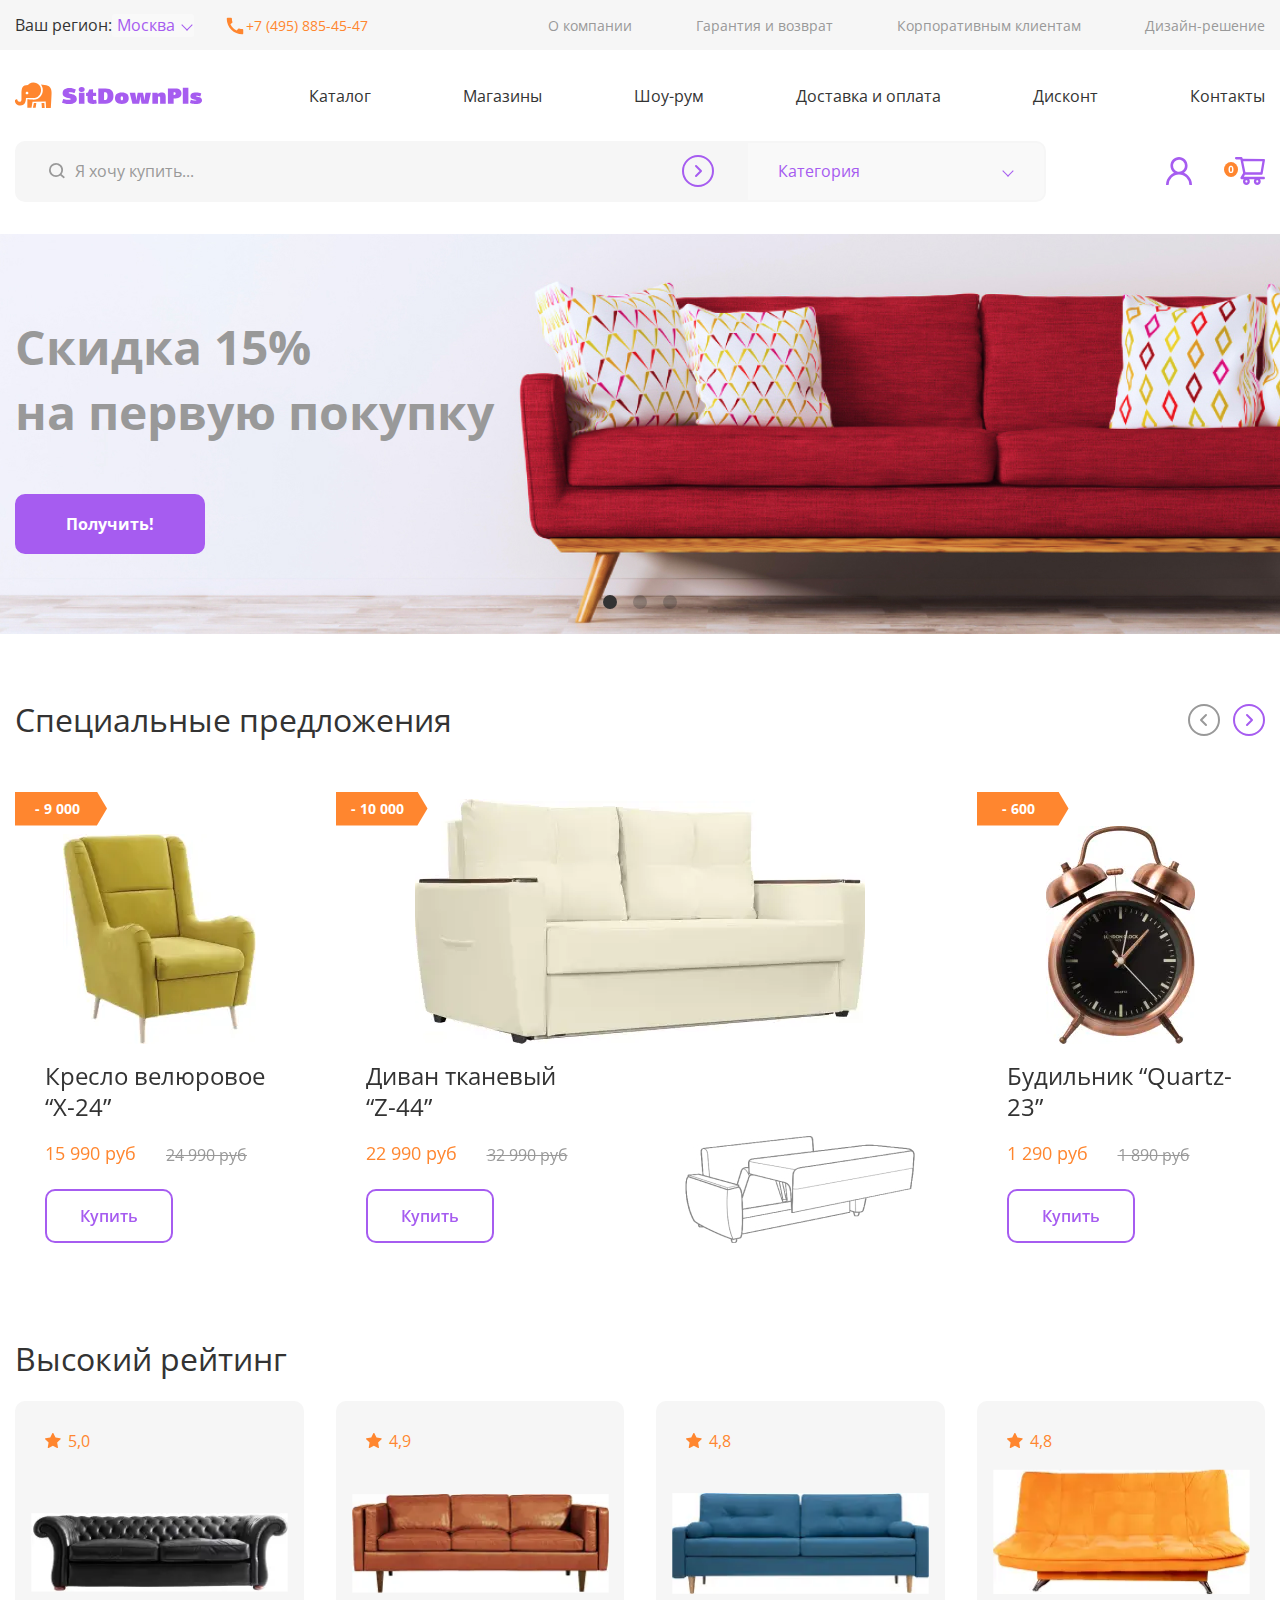
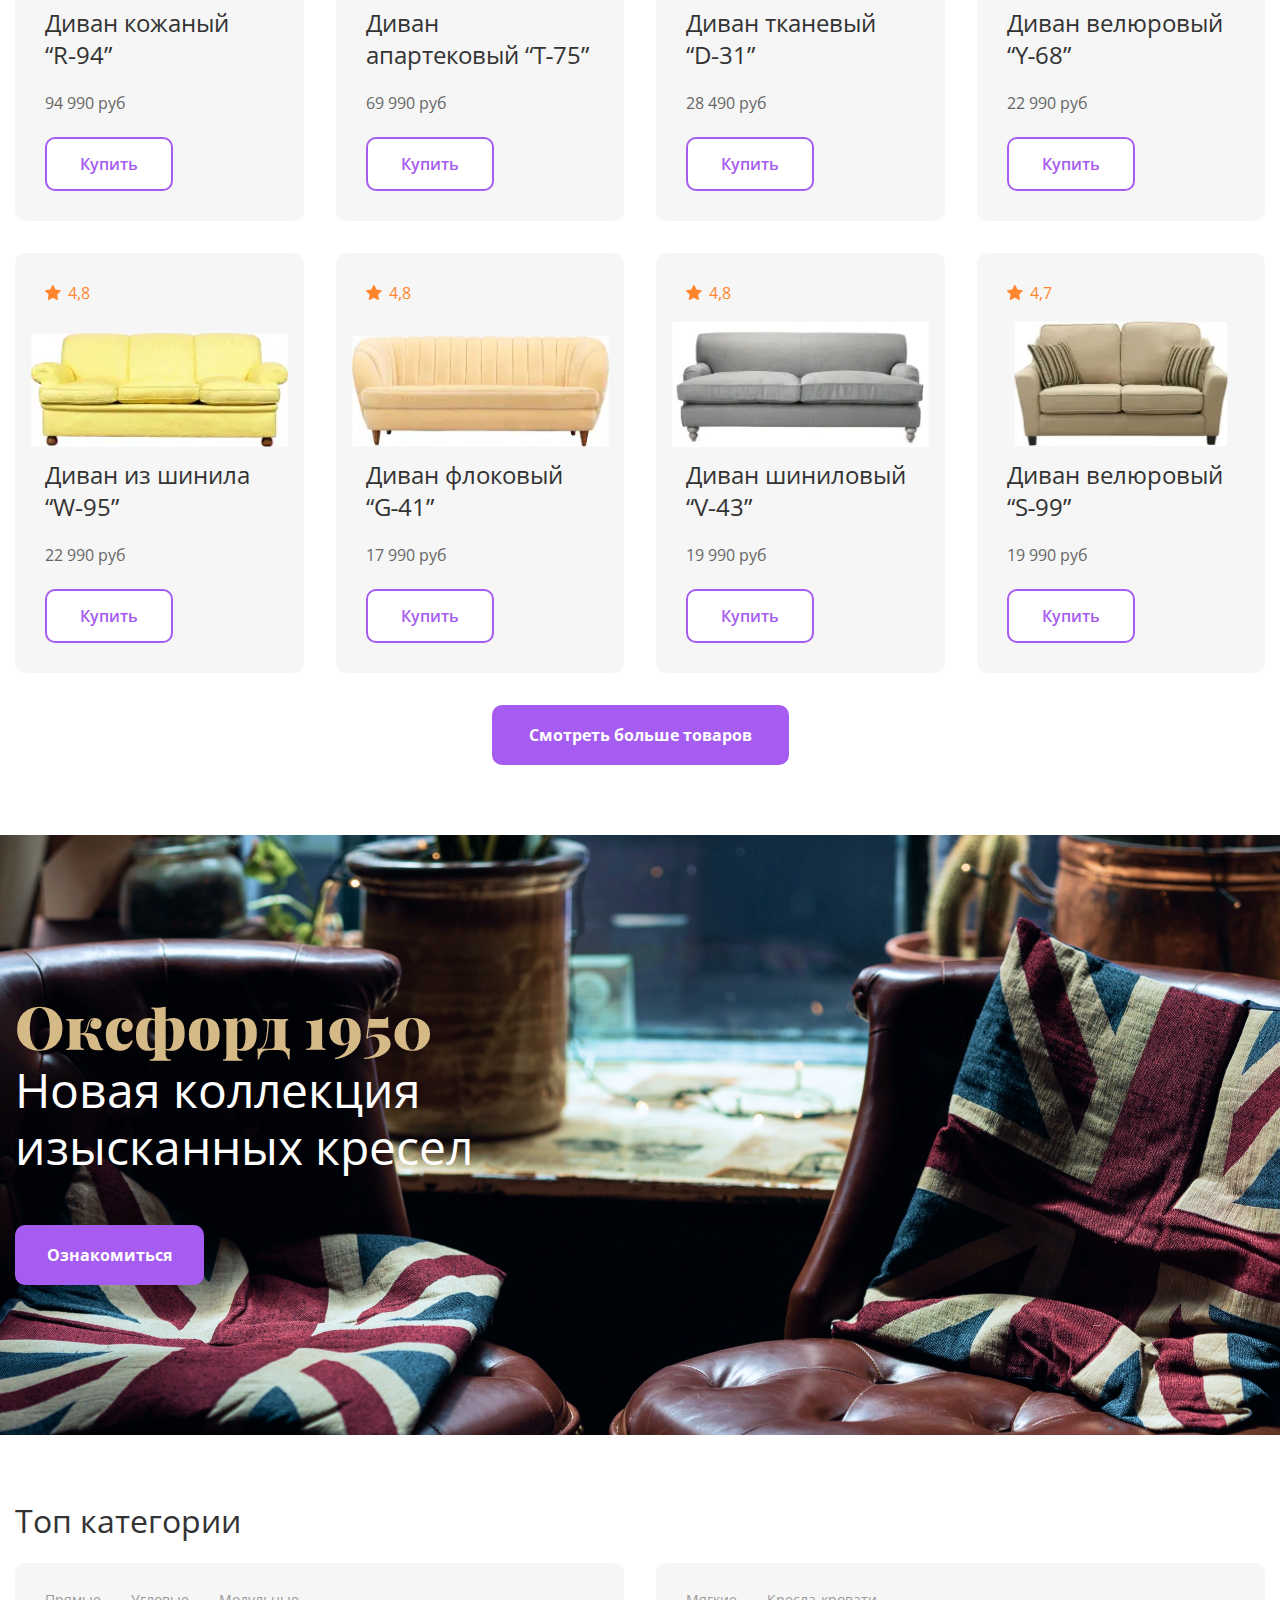
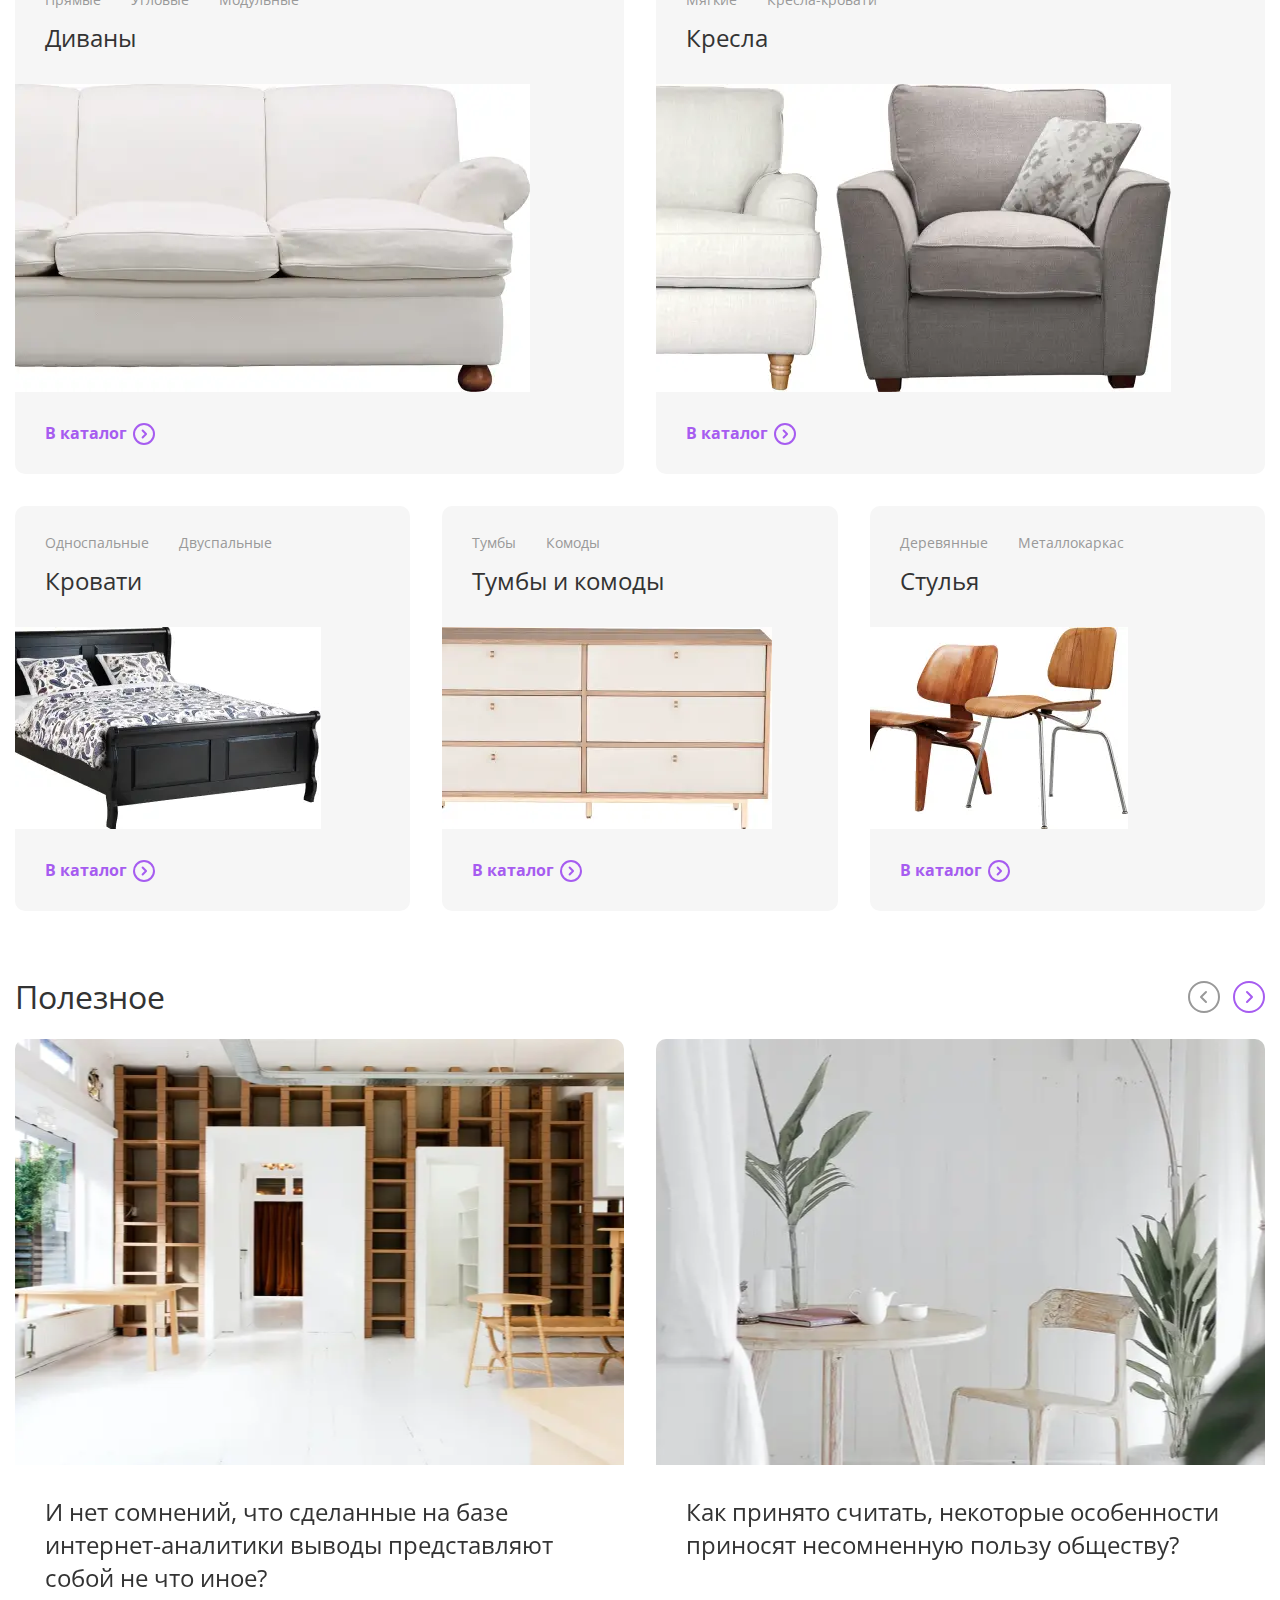
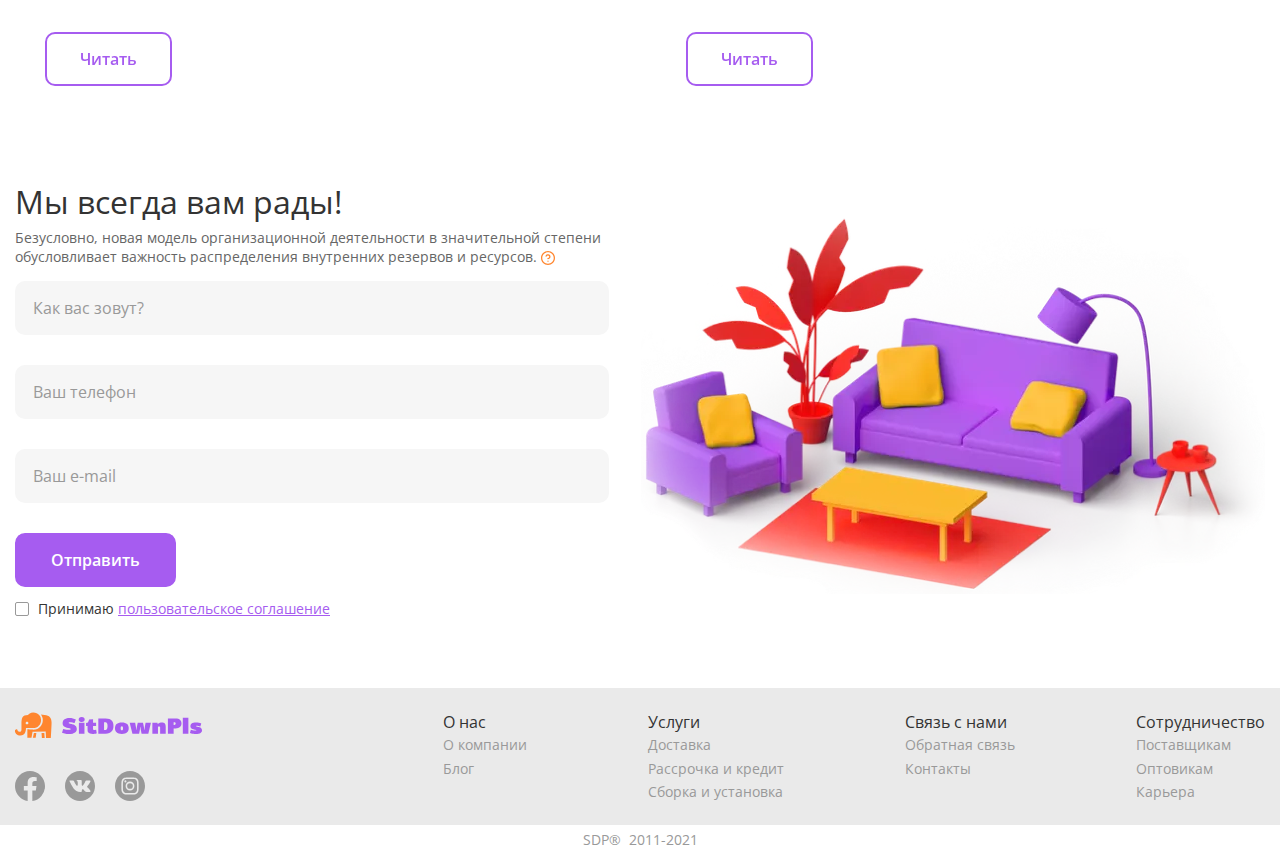
<file: index.html>
<!DOCTYPE html>
<html lang="ru" class="page">

<head>
  <meta charset="UTF-8">
  <meta name="viewport" content="width=device-width, initial-scale=1.0">
  <link rel="icon" href="favicon.svg" type="image/svg+xml">
  <meta http-equiv="X-UA-Compatible" content="ie=edge">
  <meta name="theme-color" content="#111111">
  <title>SitDownPls</title>
  <link rel="preload" href="fonts/OpenSansRegular.woff2" as="font" type="font/woff2" crossorigin>
  <link rel="preload" href="fonts/OpenSansSemiBold.woff2" as="font" type="font/woff2" crossorigin>
  <link rel="preload" href="fonts/OpenSansBold.woff2" as="font" type="font/woff2" crossorigin>
  <link rel="preload" href="fonts/PlayfairDisplayBlack.woff2" as="font" type="font/woff2" crossorigin>
  <link rel="stylesheet" href="css/vendor.css">
  <link rel="stylesheet" href="css/main.css">
  <script defer src="js/main.js"></script>
</head>

<body class="page__body">
  <div class="site-container">
    <header class="header">
  <div class="header__container">
    <div class="container">
      <div class="header__top">
        <div class="header__top-left">
          <a href="#" class="header__link header__link--three"><img loading="lazy" src="img/logo.svg"
              class="header__logo" width="187" height="27" alt="Логотип"></a>
          <div class="header__top-select">
            <label class="header__label" for="header-top-select">Ваш регион:</label>
            <select name="Регион" class="header__top-choices" id="header-top-select">
              <option value="Москва">Москва</option>
              <option value="Казань">Казань</option>
              <option value="Уфа">Уфа</option>
              <option value="Пермь">Пермь</option>
            </select>
          </div>
          <a href="tel:+74958854547" class="header__phone">
            <svg class="">
              <use xlink:href="img/sprite.svg#call"></use>
            </svg>
            <span class="header__number">+7 (495) 885-45-47</span>
          </a>
        </div>
        <div class="header__top-right">
          <ul class="list-reset header__submeny">
            <li class="header__sub-item"><a href="#" class="header__sub-link">О компании<span></span></a></li>
            <li class="header__sub-item"><a href="#" class="header__sub-link">Гарантия и возврат<span></span></a></li>
            <li class="header__sub-item"><a href="#" class="header__sub-link">Корпоративным клиентам<span></span></a>
            </li>
            <li class="header__sub-item"><a href="#" class="header__sub-link">Дизайн-решение<span></span></a></li>
          </ul>
          <div class="header__small-menu">
            <button class="burger" aria-label="Открыть меню" aria-expanded="false" data-burger>
              <span class="burger__line"></span>
            </button>
            <a href="#" class="header__link header__link--two"><img loading="lazy" src="img/logo.svg"
                class="header__logo" width="187" height="27" alt="Логотип"></a>
            <div class="header__lk header__lk--top">
              <button class="btn-reset header__user">
                <svg>
                  <use xlink:href="img/sprite.svg#user"></use>
                </svg>
              </button>
              <button class="btn-reset header__shopping-cart">
                <svg width="41" height="28" viewBox="0 0 41 28" fill="none" xmlns="http://www.w3.org/2000/svg">
                  <g clip-path="url(#clip0_664_1458)">
                    <path class="path-2"
                      d="M39.8162 19.8503H19.902L20.9019 17.7365L37.5154 17.7052C38.0772 17.7052 38.5588 17.2887 38.6591 16.7125L40.9599 3.34598C41.0201 2.99541 40.9298 2.63444 40.7091 2.36023C40.6 2.22528 40.4639 2.11658 40.3103 2.04166C40.1567 1.96674 39.9892 1.9274 39.8195 1.92637L18.6848 1.85348L18.5042 0.971861C18.3905 0.40957 17.9022 0 17.3471 0H12.1805C11.8674 0 11.5671 0.129087 11.3458 0.358864C11.1244 0.588641 11 0.900285 11 1.22524C11 1.55019 11.1244 1.86184 11.3458 2.09161C11.5671 2.32139 11.8674 2.45048 12.1805 2.45048H16.3907L17.1799 6.34486L19.1228 16.1086L16.6214 20.3466C16.4915 20.5286 16.4133 20.7446 16.3956 20.9704C16.3778 21.1961 16.4213 21.4225 16.5211 21.6239C16.7218 22.0369 17.1264 22.2973 17.5745 22.2973H19.6746C19.2269 22.9145 18.9851 23.6662 18.9857 24.4388C18.9857 26.4034 20.524 28 22.4168 28C24.3096 28 25.8478 26.4034 25.8478 24.4388C25.8478 23.6648 25.6004 22.9116 25.159 22.2973H30.5463C30.0986 22.9145 29.8568 23.6662 29.8574 24.4388C29.8574 26.4034 31.3957 28 33.2885 28C35.1812 28 36.7195 26.4034 36.7195 24.4388C36.7195 23.6648 36.4721 22.9116 36.0307 22.2973H39.8195C40.4683 22.2973 41 21.7489 41 21.072C40.9981 20.7474 40.8725 20.4368 40.6507 20.2079C40.4289 19.979 40.1289 19.8504 39.8162 19.8503ZM19.1763 4.26925L38.4317 4.33519L36.5456 15.2964L21.4202 15.3242L19.1763 4.26925ZM22.4168 25.5356C21.8349 25.5356 21.36 25.0428 21.36 24.4388C21.36 23.8349 21.8349 23.342 22.4168 23.342C22.9987 23.342 23.4735 23.8349 23.4735 24.4388C23.4735 24.7297 23.3622 25.0087 23.164 25.2144C22.9658 25.4201 22.6971 25.5356 22.4168 25.5356ZM33.2885 25.5356C32.7066 25.5356 32.2317 25.0428 32.2317 24.4388C32.2317 23.8349 32.7066 23.342 33.2885 23.342C33.8704 23.342 34.3452 23.8349 34.3452 24.4388C34.3452 24.7297 34.2339 25.0087 34.0357 25.2144C33.8375 25.4201 33.5687 25.5356 33.2885 25.5356Z"
                      fill="#A65CF0" />
                    <ellipse cx="7" cy="12.5" rx="7" ry="7.5" fill="#FF862F" />
                    <path
                      d="M9.49023 12.4307C9.49023 13.0068 9.44466 13.5212 9.35352 13.9736C9.26562 14.4261 9.1224 14.8102 8.92383 15.126C8.72852 15.4417 8.47135 15.6826 8.15234 15.8486C7.83333 16.0146 7.44596 16.0977 6.99023 16.0977C6.41732 16.0977 5.94694 15.9528 5.5791 15.6631C5.21126 15.3701 4.93945 14.9502 4.76367 14.4033C4.58789 13.8532 4.5 13.1956 4.5 12.4307C4.5 11.6592 4.57975 11 4.73926 10.4531C4.90202 9.90299 5.16569 9.48145 5.53027 9.18848C5.89486 8.89551 6.38151 8.74902 6.99023 8.74902C7.5599 8.74902 8.02865 8.89551 8.39648 9.18848C8.76758 9.47819 9.04264 9.89811 9.22168 10.4482C9.40072 10.9951 9.49023 11.6559 9.49023 12.4307ZM5.99902 12.4307C5.99902 12.9743 6.02832 13.4284 6.08691 13.793C6.14876 14.1543 6.2513 14.4261 6.39453 14.6084C6.53776 14.7907 6.73633 14.8818 6.99023 14.8818C7.24089 14.8818 7.43783 14.7923 7.58105 14.6133C7.72754 14.431 7.83171 14.1592 7.89355 13.7979C7.9554 13.4333 7.98633 12.9775 7.98633 12.4307C7.98633 11.887 7.9554 11.4329 7.89355 11.0684C7.83171 10.7038 7.72754 10.4303 7.58105 10.248C7.43783 10.0625 7.24089 9.96973 6.99023 9.96973C6.73633 9.96973 6.53776 10.0625 6.39453 10.248C6.2513 10.4303 6.14876 10.7038 6.08691 11.0684C6.02832 11.4329 5.99902 11.887 5.99902 12.4307Z"
                      fill="white" />
                  </g>
                  <defs>
                    <clipPath id="clip0_664_1458">
                      <rect width="41" height="28" fill="white" />
                    </clipPath>
                  </defs>
                </svg>
              </button>
            </div>
          </div>
        </div>
      </div>
    </div>
  </div>
  <div class="container">
    <div class="header__middle">
      <a href="index.html" class="header__link"><img loading="lazy" src="img/logo.svg" class="header__logo" width="187"
          height="27" alt="Логотип"></a>
      <nav class="nav" title="Меню" data-menu>
        <ul class="list-reset nav__list">
          <li class="nav__item"><a href="catalog.html" class="nav__link">Каталог<span></span></a></li>
          <li class="nav__item"><a href="#" class="nav__link">Магазины<span></span></a></li>
          <li class="nav__item"><a href="#" class="nav__link">Шоу-рум<span></span></a></li>
          <li class="nav__item"><a href="#" class="nav__link">Доставка и оплата<span></span></a></li>
          <li class="nav__item"><a href="#" class="nav__link">Дисконт<span></span></a></li>
          <li class="nav__item"><a href="#" class="nav__link">Контакты<span></span></a></li>
        </ul>
        <ul class="list-reset header__submeny header__submeny--two">
          <li class="header__sub-item"><a href="#" class="header__sub-link">О компании<span></span></a></li>
          <li class="header__sub-item"><a href="#" class="header__sub-link">Гарантия и возврат<span></span></a></li>
          <li class="header__sub-item"><a href="#" class="header__sub-link">Корпоративным клиентам<span></span></a>
          </li>
          <li class="header__sub-item"><a href="#" class="header__sub-link">Дизайн-решение<span></span></a></li>
        </ul>
      </nav>
    </div>
  </div>
  <div class="container">
    <div class="header__bottom">
      <div class="header__search">
        <div class="search-wrapper">
          <input class="search" type="search" placeholder="Я хочу купить...">
          <svg class="" width="20" height="20">
            <use xlink:href="img/sprite.svg#search"></use>
          </svg>
          <button class="btn-reset search__btn">
            <svg width="32" height="32" viewBox="0 0 32 32" fill="none" xmlns="http://www.w3.org/2000/svg">
              <g clip-path="url(#clip0_52773_756)">
                <circle cx="16" cy="16" r="15" stroke="#A65CF0" stroke-width="2" fill="transparent" />
                <path d="M14 11L19 16L14 21" stroke="#A65CF0" stroke-width="2" stroke-linecap="round"
                  stroke-linejoin="round" />
              </g>
              <defs>
                <clipPath id="clip0_52773_756">
                  <rect width="32" height="32" fill="white" />
                </clipPath>
              </defs>
            </svg>
          </button>
        </div>
        <div class="header__select">
          <select name="Категории" class="header__bottom-choices" id="header-select">
            <option value="">Категория</option>
            <option value="Диваны">Диваны</option>
            <option value="Кресла">Кресла</option>
            <option value="Пуфы">Пуфы</option>
            <option value="Кровати">Кровати</option>
            <option value="Тумбы">Тумбы</option>
            <option value="Комоды">Комоды</option>
            <option value="Стулья">Стулья</option>
            <option value="Столы">Столы</option>
            <option value="Аксессуары">Аксессуары</option>
          </select>
        </div>
      </div>
      <div class="header__lk header__lk--bottom">
        <button class="btn-reset header__user">
          <svg class="">
            <use xlink:href="img/sprite.svg#user"></use>
          </svg>
        </button>
        <button class="btn-reset header__shopping-cart">
          <svg width="41" height="28" viewBox="0 0 41 28" fill="none" xmlns="http://www.w3.org/2000/svg">
            <g clip-path="url(#clip0_664_1458)">
              <path class="path-2"
                d="M39.8162 19.8503H19.902L20.9019 17.7365L37.5154 17.7052C38.0772 17.7052 38.5588 17.2887 38.6591 16.7125L40.9599 3.34598C41.0201 2.99541 40.9298 2.63444 40.7091 2.36023C40.6 2.22528 40.4639 2.11658 40.3103 2.04166C40.1567 1.96674 39.9892 1.9274 39.8195 1.92637L18.6848 1.85348L18.5042 0.971861C18.3905 0.40957 17.9022 0 17.3471 0H12.1805C11.8674 0 11.5671 0.129087 11.3458 0.358864C11.1244 0.588641 11 0.900285 11 1.22524C11 1.55019 11.1244 1.86184 11.3458 2.09161C11.5671 2.32139 11.8674 2.45048 12.1805 2.45048H16.3907L17.1799 6.34486L19.1228 16.1086L16.6214 20.3466C16.4915 20.5286 16.4133 20.7446 16.3956 20.9704C16.3778 21.1961 16.4213 21.4225 16.5211 21.6239C16.7218 22.0369 17.1264 22.2973 17.5745 22.2973H19.6746C19.2269 22.9145 18.9851 23.6662 18.9857 24.4388C18.9857 26.4034 20.524 28 22.4168 28C24.3096 28 25.8478 26.4034 25.8478 24.4388C25.8478 23.6648 25.6004 22.9116 25.159 22.2973H30.5463C30.0986 22.9145 29.8568 23.6662 29.8574 24.4388C29.8574 26.4034 31.3957 28 33.2885 28C35.1812 28 36.7195 26.4034 36.7195 24.4388C36.7195 23.6648 36.4721 22.9116 36.0307 22.2973H39.8195C40.4683 22.2973 41 21.7489 41 21.072C40.9981 20.7474 40.8725 20.4368 40.6507 20.2079C40.4289 19.979 40.1289 19.8504 39.8162 19.8503ZM19.1763 4.26925L38.4317 4.33519L36.5456 15.2964L21.4202 15.3242L19.1763 4.26925ZM22.4168 25.5356C21.8349 25.5356 21.36 25.0428 21.36 24.4388C21.36 23.8349 21.8349 23.342 22.4168 23.342C22.9987 23.342 23.4735 23.8349 23.4735 24.4388C23.4735 24.7297 23.3622 25.0087 23.164 25.2144C22.9658 25.4201 22.6971 25.5356 22.4168 25.5356ZM33.2885 25.5356C32.7066 25.5356 32.2317 25.0428 32.2317 24.4388C32.2317 23.8349 32.7066 23.342 33.2885 23.342C33.8704 23.342 34.3452 23.8349 34.3452 24.4388C34.3452 24.7297 34.2339 25.0087 34.0357 25.2144C33.8375 25.4201 33.5687 25.5356 33.2885 25.5356Z"
                fill="#A65CF0" />
              <ellipse cx="7" cy="12.5" rx="7" ry="7.5" fill="#FF862F" />
              <path
                d="M9.49023 12.4307C9.49023 13.0068 9.44466 13.5212 9.35352 13.9736C9.26562 14.4261 9.1224 14.8102 8.92383 15.126C8.72852 15.4417 8.47135 15.6826 8.15234 15.8486C7.83333 16.0146 7.44596 16.0977 6.99023 16.0977C6.41732 16.0977 5.94694 15.9528 5.5791 15.6631C5.21126 15.3701 4.93945 14.9502 4.76367 14.4033C4.58789 13.8532 4.5 13.1956 4.5 12.4307C4.5 11.6592 4.57975 11 4.73926 10.4531C4.90202 9.90299 5.16569 9.48145 5.53027 9.18848C5.89486 8.89551 6.38151 8.74902 6.99023 8.74902C7.5599 8.74902 8.02865 8.89551 8.39648 9.18848C8.76758 9.47819 9.04264 9.89811 9.22168 10.4482C9.40072 10.9951 9.49023 11.6559 9.49023 12.4307ZM5.99902 12.4307C5.99902 12.9743 6.02832 13.4284 6.08691 13.793C6.14876 14.1543 6.2513 14.4261 6.39453 14.6084C6.53776 14.7907 6.73633 14.8818 6.99023 14.8818C7.24089 14.8818 7.43783 14.7923 7.58105 14.6133C7.72754 14.431 7.83171 14.1592 7.89355 13.7979C7.9554 13.4333 7.98633 12.9775 7.98633 12.4307C7.98633 11.887 7.9554 11.4329 7.89355 11.0684C7.83171 10.7038 7.72754 10.4303 7.58105 10.248C7.43783 10.0625 7.24089 9.96973 6.99023 9.96973C6.73633 9.96973 6.53776 10.0625 6.39453 10.248C6.2513 10.4303 6.14876 10.7038 6.08691 11.0684C6.02832 11.4329 5.99902 11.887 5.99902 12.4307Z"
                fill="white" />
            </g>
            <defs>
              <clipPath id="clip0_664_1458">
                <rect width="41" height="28" fill="white" />
              </clipPath>
            </defs>
          </svg>
        </button>
      </div>
    </div>
  </div>
</header>
    <main class="main">
      <div class="slider-container">
  <div class="swiper slider section-offset">
    <div class="swiper-wrapper">
      <div class="swiper-slide">
        <div class="slider__content slider--1">
          <div class="container slider__container">
            <h2 class="slider__title">Скидка 15% на первую покупку</h2>
            <button class="btn-reset btn slider__btn">Получить!</button>
          </div>
        </div>
      </div>
      <div class="swiper-slide">
        <div class="slider__content slider--2">
          <div class="container slider__container">
            <h2 class="slider__title">1000+ аксессуаров для дома</h2>
            <button class="btn-reset btn slider__btn">Подробнее</button>
          </div>
        </div>
      </div>
      <div class="swiper-slide">
        <div class="slider__content slider--3">
          <div class="container slider__container">
            <h2 class="slider__title slider__title--light">Коллекция стильного и яркого текстиля</h2>
            <button class="btn-reset btn slider__btn">Подробнее</button>
          </div>
        </div>
      </div>
    </div>
    <div class="swiper-pagination"></div>
  </div>
  <div class="container">
    <button class="btn-reset btn slider-btn">Получить!</button>
  </div>
</div>
      <section class="section-offset offers">
  <div class="container">
    <div class="swiper swiper-offers">
      <h2 class="section-title offers__title">Специальные предложения</h2>
      <div class="swiper-wrapper">
        <div class="swiper-slide offers__slide">
          <article class="offers__item">
            <button class="btn-reset btn btn--light offers__btn">Купить</button>
            <div class="offers__price">
              <div class="offers__price--sell">15 990 руб</div>
              <div class="offers__price--orig">24 990 руб</div>
            </div>
            <h3 class="offers__subtitle">Кресло велюровое “X-24”</h3>
            <picture>
              <source srcset="img/x-24.webp" type="image/webp">
              <img loading="lazy" src="img/x-24.jpg" class="image offers__image" width="193" height="210"
                alt="Кресло велюровое “X-24”">
            </picture>
            <div class="offers__ribbon">- 9 000</div>
          </article>
        </div>
        <div class="swiper-slide offers__slide">
          <article class="offers__item">
            <div class="offers__content offers__content--bg1">
              <div class="offers__left-content">
                <button class="btn-reset btn btn--light offers__btn">Купить</button>
                <div class="offers__price">
                  <div class="offers__price--sell">22 990 руб</div>
                  <div class="offers__price--orig">32 990 руб</div>
                </div>
                <h3 class="offers__subtitle">Диван тканевый “Z-44”</h3>
              </div>
            </div>
            <picture>
              <source srcset="img/z-44.webp" type="image/webp">
              <img loading="lazy" src="img/z-44.jpg" class="image offers__image" width="450" height="245"
                alt="Диван тканевый “Z-44”">
            </picture>
            <div class="offers__ribbon">- 10 000</div>
          </article>
        </div>
        <div class="swiper-slide offers__slide">
          <article class="offers__item">
            <button class="btn-reset btn btn--light offers__btn">Купить</button>
            <div class="offers__price">
              <div class="offers__price--sell">1 290 руб</div>
              <div class="offers__price--orig">1 890 руб</div>
            </div>
            <h3 class="offers__subtitle">Будильник “Quartz-23”</h3>
            <picture>
              <source srcset="img/quartz-23.webp" type="image/webp">
              <img loading="lazy" src="img/quartz-23.jpg" class="image offers__image" width="149" height="218"
                alt="Будильник “Quartz-23”">
            </picture>
            <div class="offers__ribbon">- 600</div>
          </article>
        </div>
        <div class="swiper-slide offers__slide">
          <article class="offers__item">
            <button class="btn-reset btn btn--light offers__btn">Купить</button>
            <div class="offers__price">
              <div class="offers__price--sell">690 руб</div>
              <div class="offers__price--orig">990 руб</div>
            </div>
            <h3 class="offers__subtitle">Мини-скульптура “Oh my deer”</h3>
            <picture>
              <source srcset="img/dear.webp" type="image/webp">
              <img loading="lazy" src="img/dear.jpg" class="image offers__image" width="117" height="210"
                alt="Мини-скульптура “Oh my deer”">
            </picture>
            <div class="offers__ribbon">- 300</div>
          </article>
        </div>
        <div class="swiper-slide offers__slide">
          <article class="offers__item">
            <div class="offers__content offers__content--bg2">
              <div class="offers__left-content">
                <button class="btn-reset btn btn--light offers__btn">Купить</button>
                <div class="offers__price">
                  <div class="offers__price--sell">22 990 руб</div>
                  <div class="offers__price--orig">32 990 руб</div>
                </div>
                <h3 class="offers__subtitle">Диван вел-флок “Z-85”</h3>
              </div>
            </div>
            <picture>
              <source srcset="img/z-85.webp" type="image/webp">
              <img loading="lazy" src="img/z-85.jpg" class="image offers__image" width="463" height="223"
                alt="Диван вел-флок “Z-85”">
            </picture>
            <div class="offers__ribbon">- 10 000</div>
          </article>
        </div>
        <div class="swiper-slide offers__slide">
          <article class="offers__item">
            <button class="btn-reset btn btn--light offers__btn">Купить</button>
            <div class="offers__price">
              <div class="offers__price--sell">1 390 руб</div>
              <div class="offers__price--orig">2 090 руб</div>
            </div>
            <h3 class="offers__subtitle">Термометр + гидрометр “H-18”</h3>
            <picture>
              <source srcset="img/h-18.webp" type="image/webp">
              <img loading="lazy" src="img/h-18.jpg" class="image offers__image" width="183" height="218"
                alt="Термометр + гидрометр “H-18”">
            </picture>
            <div class="offers__ribbon">- 700</div>
          </article>
        </div>
      </div>
      <div class="swiper-button-prev">
        <svg width="32" height="32" viewBox="0 0 32 32" fill="none" xmlns="http://www.w3.org/2000/svg">
          <g clip-path="url(#clip0_663_1759)">
            <path d="M18 11L13 16L18 21" stroke="#A65CF0" stroke-width="2" stroke-linecap="round"
              stroke-linejoin="round" />
            <circle cx="16" cy="16" r="15" transform="matrix(-1 0 0 1 32 0)" stroke="#A65CF0" stroke-width="2" />
          </g>
          <defs>
            <clipPath id="clip0_663_1759">
              <rect width="32" height="32" fill="white" transform="matrix(-1 0 0 1 32 0)" />
            </clipPath>
          </defs>
        </svg>
      </div>
      <div class="swiper-button-next">
        <svg width="32" height="32" viewBox="0 0 32 32" fill="none" xmlns="http://www.w3.org/2000/svg">
          <g clip-path="url(#clip0_663_1756)">
            <path d="M14 11L19 16L14 21" stroke="#A65CF0" stroke-width="2" stroke-linecap="round"
              stroke-linejoin="round" />
            <circle cx="16" cy="16" r="15" stroke="#A65CF0" stroke-width="2" />
          </g>
          <defs>
            <clipPath id="clip0_663_1756">
              <rect width="32" height="32" fill="white" />
            </clipPath>
          </defs>
        </svg>
      </div>
    </div>
  </div>
</section>
      <section class="section-offset raiting">
  <div class="container">
    <h2 class="section-title raiting__title">Высокий рейтинг</h2>
    <ul class="list-reset raiting__list">
      <li class="raiting__item">
        <article class="card">
          <button class="btn-reset btn btn--light card__btn">Купить</button>
          <div class="card__price">94 990 руб</div>
          <h3 class="card__title">Диван кожаный “R‑94”</h3>
          <picture>
            <source srcset="img/r-94.webp" type="image/webp">
            <img loading="lazy" src="img/r-94.jpg" class="image" width="266" height="82" alt="Диван кожаный “R-94”">
          </picture>
          <div class="card__raiting">5,0</div>
        </article>
      </li>
      <li class="raiting__item">
        <article class="card">
          <button class="btn-reset btn btn--light card__btn">Купить</button>
          <div class="card__price">69 990 руб</div>
          <h3 class="card__title">Диван апартековый “T‑75”</h3>
          <picture>
            <source srcset="img/t-75.webp" type="image/webp">
            <img loading="lazy" src="img/t-75.jpg" class="image" width="233" height="101"
              alt="Диван апартековый “T-75”">
          </picture>
          <div class="card__raiting">4,9</div>
        </article>
      </li>
      <li class="raiting__item">
        <article class="card">
          <button class="btn-reset btn btn--light card__btn">Купить</button>
          <div class="card__price">28 490 руб</div>
          <h3 class="card__title">Диван тканевый “D‑31”</h3>
          <picture>
            <source srcset="img/d-31.webp" type="image/webp">
            <img loading="lazy" src="img/d-31.jpg" class="image" width="234" height="103" alt="Диван тканевый “D-31”">
          </picture>
          <div class="card__raiting">4,8</div>
        </article>
      </li>
      <li class="raiting__item">
        <article class="card">
          <button class="btn-reset btn btn--light card__btn">Купить</button>
          <div class="card__price">22 990 руб</div>
          <h3 class="card__title">Диван велюровый “Y‑68”</h3>
          <picture>
            <source srcset="img/y-68.webp" type="image/webp">
            <img loading="lazy" src="img/y-68.jpg" class="image" width="229" height="125" alt="Диван велюровый “Y-68”">
          </picture>
          <div class="card__raiting">4,8</div>
        </article>
      </li>
      <li class="raiting__item">
        <article class="card">
          <button class="btn-reset btn btn--light card__btn">Купить</button>
          <div class="card__price">22 990 руб</div>
          <h3 class="card__title">Диван из шинила “W‑95”</h3>
          <picture>
            <source srcset="img/w-95.webp" type="image/webp">
            <img loading="lazy" src="img/w-95.jpg" class="image" width="265" height="117" alt="Диван из шинила “W-95”">
          </picture>
          <div class="card__raiting">4,8</div>
        </article>
      </li>
      <li class="raiting__item">
        <article class="card">
          <button class="btn-reset btn btn--light card__btn">Купить</button>
          <div class="card__price">17 990 руб</div>
          <h3 class="card__title">Диван флоковый “G‑41”</h3>
          <picture>
            <source srcset="img/g-41.webp" type="image/webp">
            <img loading="lazy" src="img/g-41.jpg" class="image" width="271" height="117" alt="Диван флоковый “G-41”">
          </picture>
          <div class="card__raiting">4,8</div>
        </article>
      </li>
      <li class="raiting__item">
        <article class="card">
          <button class="btn-reset btn btn--light card__btn">Купить</button>
          <div class="card__price">19 990 руб</div>
          <h3 class="card__title">Диван шиниловый “V‑43”</h3>
          <picture>
            <source srcset="img/v-43.webp" type="image/webp">
            <img loading="lazy" src="img/v-43.jpg" class="image" width="266" height="130" alt="Диван шиниловый “V-43”">
          </picture>
          <div class="card__raiting">4,8</div>
        </article>
      </li>
      <li class="raiting__item">
        <article class="card">
          <button class="btn-reset btn btn--light card__btn">Купить</button>
          <div class="card__price">19 990 руб</div>
          <h3 class="card__title">Диван велюровый “S‑99”</h3>
          <picture>
            <source srcset="img/s-99.webp" type="image/webp">
            <img loading="lazy" src="img/s-99.jpg" class="image" width="190" height="100" alt="Диван велюровый “S-99”">
          </picture>
          <div class="card__raiting">4,7</div>
        </article>
      </li>
      <li class="raiting__item">
        <article class="card">
          <button class="btn-reset btn btn--light card__btn">Купить</button>
          <div class="card__price">22 990 руб</div>
          <h3 class="card__title">Диван из шинила “W‑95”</h3>
          <picture>
            <source srcset="img/w-95.webp" type="image/webp">
            <img loading="lazy" src="img/w-95.jpg" class="image" width="265" height="117" alt="Диван из шинила “W-95”">
          </picture>
          <div class="card__raiting">4,8</div>
        </article>
      </li>
      <li class="raiting__item">
        <article class="card">
          <button class="btn-reset btn btn--light card__btn">Купить</button>
          <div class="card__price">17 990 руб</div>
          <h3 class="card__title">Диван флоковый “G‑41”</h3>
          <picture>
            <source srcset="img/g-41.webp" type="image/webp">
            <img loading="lazy" src="img/g-41.jpg" class="image" width="271" height="117" alt="Диван флоковый “G-41”">
          </picture>
          <div class="card__raiting">4,8</div>
        </article>
      </li>
      <li class="raiting__item">
        <article class="card">
          <button class="btn-reset btn btn--light card__btn">Купить</button>
          <div class="card__price">19 990 руб</div>
          <h3 class="card__title">Диван шиниловый “V‑43”</h3>
          <picture>
            <source srcset="img/v-43.webp" type="image/webp">
            <img loading="lazy" src="img/v-43.jpg" class="image" width="266" height="130" alt="Диван шиниловый “V-43”">
          </picture>
          <div class="card__raiting">4,8</div>
        </article>
      </li>
      <li class="raiting__item">
        <article class="card">
          <button class="btn-reset btn btn--light card__btn">Купить</button>
          <div class="card__price">19 990 руб</div>
          <h3 class="card__title">Диван велюровый “S‑99”</h3>
          <picture>
            <source srcset="img/s-99.webp" type="image/webp">
            <img loading="lazy" src="img/s-99.jpg" class="image" width="212" height="124" alt="Диван велюровый “S-99”">
          </picture>
          <div class="card__raiting">4,7</div>
        </article>
      </li>
      <li class="raiting__item">
        <article class="card">
          <button class="btn-reset btn btn--light card__btn">Купить</button>
          <div class="card__price">22 990 руб</div>
          <h3 class="card__title">Диван из шинила “W‑95”</h3>
          <picture>
            <source srcset="img/w-95.webp" type="image/webp">
            <img loading="lazy" src="img/w-95.jpg" class="image" width="265" height="117" alt="Диван из шинила “W-95”">
          </picture>
          <div class="card__raiting">4,8</div>
        </article>
      </li>
      <li class="raiting__item">
        <article class="card">
          <button class="btn-reset btn btn--light card__btn">Купить</button>
          <div class="card__price">17 990 руб</div>
          <h3 class="card__title">Диван флоковый “G‑41”</h3>
          <picture>
            <source srcset="img/g-41.webp" type="image/webp">
            <img loading="lazy" src="img/g-41.jpg" class="image" width="271" height="117" alt="Диван флоковый “G-41”">
          </picture>
          <div class="card__raiting">4,8</div>
        </article>
      </li>
      <li class="raiting__item">
        <article class="card">
          <button class="btn-reset btn btn--light card__btn">Купить</button>
          <div class="card__price">19 990 руб</div>
          <h3 class="card__title">Диван шиниловый “V‑43”</h3>
          <picture>
            <source srcset="img/v-43.webp" type="image/webp">
            <img loading="lazy" src="img/v-43.jpg" class="image" width="266" height="130" alt="Диван шиниловый “V-43”">
          </picture>
          <div class="card__raiting">4,8</div>
        </article>
      </li>
      <li class="raiting__item">
        <article class="card">
          <button class="btn-reset btn btn--light card__btn">Купить</button>
          <div class="card__price">19 990 руб</div>
          <h3 class="card__title">Диван велюровый “S‑99”</h3>
          <picture>
            <source srcset="img/s-99.webp" type="image/webp">
            <img loading="lazy" src="img/s-99.jpg" class="image" width="212" height="124" alt="Диван велюровый “S-99”">
          </picture>
          <div class="card__raiting">4,7</div>
        </article>
      </li>
    </ul>
    <button class="btn-reset btn raiting__btn">Смотреть больше товаров</button>
  </div>
</section>
      <article class="section-offset integration">
  <div class="integration__content">
    <div class="container integration__container">
      <h2 class="integration__title">
        <span class="integration__subtitle">Оксфорд 1950</span>
        Новая коллекция изысканных кресел
      </h2>
      <a href="#" class="btn integration__link">Ознакомиться</a>
    </div>
  </div>
  <div class="container">
    <a href="#" class="btn integration__link integration__link--two">Ознакомиться</a>
  </div>
</article>
      <section class="section-offset top">
  <div class="container">
    <h2 class="section-title top__title">Топ категории</h2>
    <ul class="list-reset top__list">
      <li class="top__item">
        <ul class="list-reset top__subcategories-list">
          <li class="top__subcategories-item"><a href="#" class="top__links">Прямые<span></span></a></li>
          <li class="top__subcategories-item"><a href="#" class="top__links">Угловые<span></span></a></li>
          <li class="top__subcategories-item"><a href="#" class="top__links">Модульные<span></span></a></li>
        </ul>
        <h3 class="top__subtitles">Диваны
          <a href="#" class="top__link top__link--short">
            <svg width="22" height="22" viewBox="0 0 22 22" fill="none" xmlns="http://www.w3.org/2000/svg">
              <g clip-path="url(#clip0_53453_596)">
                <circle cx="11" cy="11" r="10" stroke="#A65CF0" fill="transparent" stroke-width="2" />
                <path d="M9.625 7.5625L13.0625 11L9.625 14.4375" stroke="#A65CF0" stroke-width="2"
                  stroke-linecap="round" stroke-linejoin="round" />
              </g>
              <defs>
                <clipPath id="clip0_53453_596">
                  <rect width="22" height="22" fill="white" />
                </clipPath>
              </defs>
            </svg>
          </a>
        </h3>
        <picture>
          <source srcset="img/top_sofa--mobile.webp" media="(max-width:576px)" width="354" height="212">
          <source srcset="img/top_sofa.webp" type="image/webp">
          <img loading="lazy" src="img/top_sofa.jpg" class="image" width="515" height="308" alt="Диваны">
        </picture>
        <a href="#" class="top__link">В каталог
          <svg width="22" height="22" viewBox="0 0 22 22" fill="none" xmlns="http://www.w3.org/2000/svg">
            <g clip-path="url(#clip0_53453_596)">
              <circle cx="11" cy="11" r="10" stroke="#A65CF0" fill="transparent" stroke-width="2" />
              <path d="M9.625 7.5625L13.0625 11L9.625 14.4375" stroke="#A65CF0" stroke-width="2" stroke-linecap="round"
                stroke-linejoin="round" />
            </g>
            <defs>
              <clipPath id="clip0_53453_596">
                <rect width="22" height="22" fill="white" />
              </clipPath>
            </defs>
          </svg>
        </a>
      </li>
      <li class="top__item">
        <ul class="list-reset top__subcategories-list">
          <li class="top__subcategories-item"><a href="#" class="top__links">Мягкие<span></span></a></li>
          <li class="top__subcategories-item"><a href="#" class="top__links">Кресла-кровати<span></span></a></li>
        </ul>
        <h3 class="top__subtitles">Кресла
          <a href="#" class="top__link top__link--short">
            <svg width="22" height="22" viewBox="0 0 22 22" fill="none" xmlns="http://www.w3.org/2000/svg">
              <g clip-path="url(#clip0_53453_596)">
                <circle cx="11" cy="11" r="10" stroke="#A65CF0" fill="transparent" stroke-width="2" />
                <path d="M9.625 7.5625L13.0625 11L9.625 14.4375" stroke="#A65CF0" stroke-width="2"
                  stroke-linecap="round" stroke-linejoin="round" />
              </g>
              <defs>
                <clipPath id="clip0_53453_596">
                  <rect width="22" height="22" fill="white" />
                </clipPath>
              </defs>
            </svg>
          </a>
        </h3>
        <picture>
          <source srcset="img/top_armchair--mobile.webp" media="(max-width:576px)" width="158" height="104">
          <source srcset="img/top_armchair--big-tablet.webp" media="(max-width:1200px)" width="260" height="296">
          <source srcset="img/top_armchair.webp" type="image/webp">
          <img loading="lazy" src="img/top_armchair.jpg" class="image" width="515" height="308" alt="Кресла">
        </picture>
        <a href="#" class="top__link">В каталог
          <svg width="22" height="22" viewBox="0 0 22 22" fill="none" xmlns="http://www.w3.org/2000/svg">
            <g clip-path="url(#clip0_53453_596)">
              <circle cx="11" cy="11" r="10" stroke="#A65CF0" fill="transparent" stroke-width="2" />
              <path d="M9.625 7.5625L13.0625 11L9.625 14.4375" stroke="#A65CF0" stroke-width="2" stroke-linecap="round"
                stroke-linejoin="round" />
            </g>
            <defs>
              <clipPath id="clip0_53453_596">
                <rect width="22" height="22" fill="white" />
              </clipPath>
            </defs>
          </svg>
        </a>
      </li>
      <li class="top__item">
        <ul class="list-reset top__subcategories-list">
          <li class="top__subcategories-item"><a href="#" class="top__links">Односпальные<span></span></a></li>
          <li class="top__subcategories-item"><a href="#" class="top__links">Двуспальные<span></span></a></li>
        </ul>
        <h3 class="top__subtitles">Кровати
          <a href="#" class="top__link top__link--short">
            <svg width="22" height="22" viewBox="0 0 22 22" fill="none" xmlns="http://www.w3.org/2000/svg">
              <g clip-path="url(#clip0_53453_596)">
                <circle cx="11" cy="11" r="10" stroke="#A65CF0" fill="transparent" stroke-width="2" />
                <path d="M9.625 7.5625L13.0625 11L9.625 14.4375" stroke="#A65CF0" stroke-width="2"
                  stroke-linecap="round" stroke-linejoin="round" />
              </g>
              <defs>
                <clipPath id="clip0_53453_596">
                  <rect width="22" height="22" fill="white" />
                </clipPath>
              </defs>
            </svg>
          </a>
        </h3>
        <picture>
          <source srcset="img/top_bed--mobile.webp" media="(max-width:576px)" width="157" height="104">
          <source srcset="img/top_bed--big-tablet.webp" media="(max-width:1200px)" width="296" height="296">
          <source srcset="img/top_bed.webp" type="image/webp">
          <img loading="lazy" src="img/top_bed.jpg" class="image" width="306" height="202" alt="Кровати">
        </picture>
        <a href="#" class="top__link">В каталог
          <svg width="22" height="22" viewBox="0 0 22 22" fill="none" xmlns="http://www.w3.org/2000/svg">
            <g clip-path="url(#clip0_53453_596)">
              <circle cx="11" cy="11" r="10" stroke="#A65CF0" fill="transparent" stroke-width="2" />
              <path d="M9.625 7.5625L13.0625 11L9.625 14.4375" stroke="#A65CF0" stroke-width="2" stroke-linecap="round"
                stroke-linejoin="round" />
            </g>
            <defs>
              <clipPath id="clip0_53453_596">
                <rect width="22" height="22" fill="white" />
              </clipPath>
            </defs>
          </svg>
        </a>
      </li>
      <li class="top__item">
        <ul class="list-reset top__subcategories-list">
          <li class="top__subcategories-item"><a href="#" class="top__links">Тумбы<span></span></a></li>
          <li class="top__subcategories-item"><a href="#" class="top__links">Комоды<span></span></a></li>
        </ul>
        <h3 class="top__subtitles">Тумбы и комоды
          <a href="#" class="top__link top__link--short">
            <svg width="22" height="22" viewBox="0 0 22 22" fill="none" xmlns="http://www.w3.org/2000/svg">
              <g clip-path="url(#clip0_53453_596)">
                <circle cx="11" cy="11" r="10" stroke="#A65CF0" fill="transparent" stroke-width="2" />
                <path d="M9.625 7.5625L13.0625 11L9.625 14.4375" stroke="#A65CF0" stroke-width="2"
                  stroke-linecap="round" stroke-linejoin="round" />
              </g>
              <defs>
                <clipPath id="clip0_53453_596">
                  <rect width="22" height="22" fill="white" />
                </clipPath>
              </defs>
            </svg>
          </a>
        </h3>
        <picture>
          <source srcset="img/top_dresser--mobile.webp" media="(max-width:576px)" width="142" height="87">
          <source srcset="img/top_dresser--big-tablet.webp" media="(max-width:1200px)" width="252" height="296">
          <source srcset="img/top_dresser.webp" type="image/webp">
          <img loading="lazy" src="img/top_dresser.jpg" class="image" width="330" height="202" alt="Тумбы и комоды">
        </picture>
        <a href="#" class="top__link">В каталог
          <svg width="22" height="22" viewBox="0 0 22 22" fill="none" xmlns="http://www.w3.org/2000/svg">
            <g clip-path="url(#clip0_53453_596)">
              <circle cx="11" cy="11" r="10" stroke="#A65CF0" fill="transparent" stroke-width="2" />
              <path d="M9.625 7.5625L13.0625 11L9.625 14.4375" stroke="#A65CF0" stroke-width="2" stroke-linecap="round"
                stroke-linejoin="round" />
            </g>
            <defs>
              <clipPath id="clip0_53453_596">
                <rect width="22" height="22" fill="white" />
              </clipPath>
            </defs>
          </svg>
        </a>
      </li>
      <li class="top__item">
        <ul class="list-reset top__subcategories-list">
          <li class="top__subcategories-item"><a href="#" class="top__links">Деревянные<span></span></a></li>
          <li class="top__subcategories-item"><a href="#" class="top__links">Металлокаркас<span></span></a></li>
        </ul>
        <h3 class="top__subtitles">Стулья
          <a href="#" class="top__link top__link--short">
            <svg width="22" height="22" viewBox="0 0 22 22" fill="none" xmlns="http://www.w3.org/2000/svg">
              <g clip-path="url(#clip0_53453_596)">
                <circle cx="11" cy="11" r="10" stroke="#A65CF0" fill="transparent" stroke-width="2" />
                <path d="M9.625 7.5625L13.0625 11L9.625 14.4375" stroke="#A65CF0" stroke-width="2"
                  stroke-linecap="round" stroke-linejoin="round" />
              </g>
              <defs>
                <clipPath id="clip0_53453_596">
                  <rect width="22" height="22" fill="white" />
                </clipPath>
              </defs>
            </svg>
          </a>
        </h3>
        <picture>
          <source srcset="img/top_chair--mobile.webp" media="(max-width:576px)" width="140" height="104">
          <source srcset="img/top_chair--big-tablet.webp" media="(max-width:1200px)" width="264" height="296">
          <source srcset="img/top_chair.webp" type="image/webp">
          <img loading="lazy" src="img/top_chair.jpg" class="image" width="258" height="202" alt="Стулья">
        </picture>
        <a href="#" class="top__link">В каталог
          <svg width="22" height="22" viewBox="0 0 22 22" fill="none" xmlns="http://www.w3.org/2000/svg">
            <g clip-path="url(#clip0_53453_596)">
              <circle cx="11" cy="11" r="10" stroke="#A65CF0" fill="transparent" stroke-width="2" />
              <path d="M9.625 7.5625L13.0625 11L9.625 14.4375" stroke="#A65CF0" stroke-width="2" stroke-linecap="round"
                stroke-linejoin="round" />
            </g>
            <defs>
              <clipPath id="clip0_53453_596">
                <rect width="22" height="22" fill="white" />
              </clipPath>
            </defs>
          </svg>
        </a>
      </li>
    </ul>
  </div>
</section>
      <section class="section-offset useful">
  <div class="container">
    <div class="swiper useful__swiper">
      <h2 class="section-title useful__title">Полезное</h2>
      <div class="swiper-wrapper">
        <div class="swiper-slide">
          <div class="useful__card">
            <div class="useful__image useful__image--bg1"></div>
            <div class="useful__content">
              <p class="useful__descr">И нет сомнений, что сделанные на базе интернет‑аналитики выводы
                представляют
                собой не что иное?</p>
              <button class="btn-reeset btn btn--light useful__btn">Читать</button>
            </div>
          </div>
        </div>
        <div class="swiper-slide">
          <div class="useful__card">
            <div class="useful__image useful__image--bg2"></div>
            <div class="useful__content">
              <p class="useful__descr">Как принято считать, некоторые особенности приносят несомненную пользу обществу?
              </p>
              <button class="btn-reeset btn btn--light useful__btn">Читать</button>
            </div>
          </div>
        </div>
        <div class="swiper-slide">
          <div class="useful__card">
            <div class="useful__image useful__image--bg3"></div>
            <div class="useful__content">
              <p class="useful__descr">Ясность нашей позиции очевидна: укрепление и развитие внутренней структуры?</p>
              <button class="btn-reeset btn btn--light useful__btn">Читать</button>
            </div>
          </div>
        </div>
        <div class="swiper-slide">
          <div class="useful__card">
            <div class="useful__image useful__image--bg4"></div>
            <div class="useful__content">
              <p class="useful__descr">Прежде всего, консультация с широким активом однозначно фиксирует необходимость
                распределения?</p>
              <button class="btn-reeset btn btn--light useful__btn">Читать</button>
            </div>
          </div>
        </div>
        <div class="swiper-slide">
          <div class="useful__card">
            <div class="useful__image useful__image--bg5"></div>
            <div class="useful__content">
              <p class="useful__descr">Как принято считать, некоторые особенности приносят несомненную пользу обществу?
              </p>
              <button class="btn-reeset btn btn--light useful__btn">Читать</button>
            </div>
          </div>
        </div>
      </div>
      <div class="swiper-button-prev">
        <svg width="32" height="32" viewBox="0 0 32 32" fill="none" xmlns="http://www.w3.org/2000/svg">
          <g clip-path="url(#clip0_663_1759)">
            <path d="M18 11L13 16L18 21" stroke="#A65CF0" stroke-width="2" stroke-linecap="round"
              stroke-linejoin="round" />
            <circle cx="16" cy="16" r="15" transform="matrix(-1 0 0 1 32 0)" stroke="#A65CF0" stroke-width="2" />
          </g>
          <defs>
            <clipPath id="clip0_663_1759">
              <rect width="32" height="32" fill="white" transform="matrix(-1 0 0 1 32 0)" />
            </clipPath>
          </defs>
        </svg>
      </div>
      <div class="swiper-button-next">
        <svg width="32" height="32" viewBox="0 0 32 32" fill="none" xmlns="http://www.w3.org/2000/svg">
          <g clip-path="url(#clip0_663_1756)">
            <path d="M14 11L19 16L14 21" stroke="#A65CF0" stroke-width="2" stroke-linecap="round"
              stroke-linejoin="round" />
            <circle cx="16" cy="16" r="15" stroke="#A65CF0" stroke-width="2" />
          </g>
          <defs>
            <clipPath id="clip0_663_1756">
              <rect width="32" height="32" fill="white" />
            </clipPath>
          </defs>
        </svg>
      </div>
    </div>
  </div>
</section>
      <section class="section-offset feedback">
  <div class="container feedback__container">
    <div class="feedback__content">
      <h2 class="section-title feedback__title">Мы всегда вам рады!</h2>
      <p class="feedback__descr">Безусловно, новая модель организационной деятельности в значительной степени
        обусловливает важность распределения внутренних резервов и ресурсов.
        <span class="tooltip">
          <button class="btn-reset tooltip__btn" aria-describedby="tooltip">
            <svg class="tooltip__svg--1" width="14" height="14" viewBox="0 0 14 14" fill="none"
              xmlns="http://www.w3.org/2000/svg">
              <path fill-rule="evenodd" clip-rule="evenodd"
                d="M7 1.27273C3.83691 1.27273 1.27273 3.83691 1.27273 7C1.27273 10.1631 3.83691 12.7273 7 12.7273C10.1631 12.7273 12.7273 10.1631 12.7273 7C12.7273 3.83691 10.1631 1.27273 7 1.27273ZM0 7C0 3.13401 3.13401 0 7 0C10.866 0 14 3.13401 14 7C14 10.866 10.866 14 7 14C3.13401 14 0 10.866 0 7ZM7.16433 4.47002C6.86809 4.4192 6.56343 4.47487 6.3043 4.62716C6.04517 4.77946 5.8483 5.01854 5.74856 5.30208C5.63193 5.63362 5.26862 5.80784 4.93708 5.69121C4.60554 5.57458 4.43132 5.21127 4.54795 4.87973C4.74743 4.31266 5.14117 3.83449 5.65943 3.52991C6.17769 3.22532 6.78701 3.11398 7.3795 3.21561C7.97198 3.31723 8.50937 3.62527 8.8965 4.08515C9.28355 4.54494 9.49543 5.12685 9.49462 5.72785C9.49433 6.70171 8.77231 7.34484 8.2567 7.68857C7.97948 7.87339 7.70679 8.00928 7.50591 8.09856C7.40457 8.1436 7.31923 8.17778 7.25774 8.2012C7.22694 8.21294 7.20197 8.22203 7.18379 8.22849L7.16169 8.23623L7.15465 8.23864L7.15217 8.23947L7.1512 8.2398C7.15101 8.23986 7.1504 8.24007 6.94916 7.63636L7.1504 8.24007C6.81698 8.35121 6.4566 8.17101 6.34546 7.8376C6.23439 7.5044 6.41427 7.14427 6.74726 7.03287L6.75742 7.02931C6.76721 7.02583 6.78325 7.02001 6.80465 7.01186C6.84756 6.99551 6.91137 6.97003 6.98901 6.93552C7.14608 6.86571 7.35067 6.76297 7.55072 6.6296C7.98956 6.33704 8.22189 6.02581 8.22189 5.72727L8.22189 5.72632C8.22234 5.42575 8.1164 5.13473 7.92283 4.90479C7.72927 4.67485 7.46057 4.52083 7.16433 4.47002ZM7.63642 10.1818C7.63642 10.5333 7.35151 10.8182 7.00005 10.8182C6.6486 10.8182 6.36369 10.5333 6.36369 10.1818C6.36369 9.83036 6.6486 9.54545 7.00005 9.54545C7.35151 9.54545 7.63642 9.83036 7.63642 10.1818Z"
                fill="#FF862F" />
            </svg>
            <svg class="tooltip__svg--2" width="14" height="14" viewBox="0 0 14 14" fill="none"
              xmlns="http://www.w3.org/2000/svg">
              <path d="M6.94916 7.63636C7.1504 8.24007 7.15101 8.23987 7.1512 8.23981L6.94916 7.63636Z"
                fill="#FF862F" />
              <path fill-rule="evenodd" clip-rule="evenodd"
                d="M7 0C3.13401 0 0 3.13401 0 7C0 10.866 3.13401 14 7 14C10.866 14 14 10.866 14 7C14 3.13401 10.866 0 7 0ZM6.3043 4.62717C6.56343 4.47488 6.86809 4.41921 7.16433 4.47002C7.46057 4.52084 7.72927 4.67485 7.92283 4.90479C8.1164 5.13473 8.22234 5.42671 8.22189 5.72727C8.22189 6.02581 7.98956 6.33705 7.55072 6.62961C7.35067 6.76297 7.14608 6.86572 6.98901 6.93553C6.91137 6.97003 6.84756 6.99551 6.80465 7.01186C6.78325 7.02001 6.76721 7.02584 6.75742 7.02932L6.74726 7.03288C6.41427 7.14428 6.23439 7.5044 6.34546 7.8376C6.4566 8.17102 6.81778 8.35095 7.1512 8.23981L7.15465 8.23864L7.16169 8.23624L7.18379 8.2285C7.20197 8.22204 7.22694 8.21294 7.25774 8.20121C7.31923 8.17778 7.40457 8.1436 7.50591 8.09856C7.70679 8.00928 7.97948 7.87339 8.2567 7.68858C8.77231 7.34484 9.49433 6.70172 9.49462 5.72785C9.49543 5.12685 9.28355 4.54494 8.8965 4.08516C8.50937 3.62527 7.97198 3.31724 7.3795 3.21561C6.78701 3.11399 6.17769 3.22533 5.65943 3.52991C5.14117 3.8345 4.74743 4.31267 4.54795 4.87974C4.43132 5.21128 4.60554 5.57459 4.93708 5.69121C5.26862 5.80784 5.63193 5.63362 5.74856 5.30208C5.8483 5.01855 6.04517 4.77946 6.3043 4.62717ZM7.63642 10.1818C7.63642 10.5333 7.35151 10.8182 7.00005 10.8182C6.6486 10.8182 6.36369 10.5333 6.36369 10.1818C6.36369 9.83037 6.6486 9.54546 7.00005 9.54546C7.35151 9.54546 7.63642 9.83037 7.63642 10.1818Z"
                fill="#FF862F" />
            </svg>
          </button>
          <span class="tooltip__txt" role="tooltip" id="tooltip">
            <span class="visually-hidden">Тултип: </span>
            Реплицированные с зарубежных источников, исследования формируют глобальную сеть.
          </span>
        </span>
      </p>
      <form action="#" class="form feedback__form">
        <label class="form__label">
          <input type="text" name="Имя" class="input-reset form__input input-name" placeholder="Как вас зовут?">
        </label>
        <label class="form__label">
          <input type="tel" name="Телефон" class="input-reset form__input input-tel" placeholder="Ваш телефон">
        </label>
        <label class="form__label">
          <input type="email" name="E-mail" class="input-reset form__input input-email" placeholder="Ваш e-mail">
        </label>
        <button class="btn-reset btn form__btn">Отправить</button>
        <div class="checkbox-box">
          <label class="custom-checkbox">
            <input type="checkbox" class="custom-checkbox__field input-checkbox">
            <span class="custom-checkbox__content">Принимаю <a class="form__link" href="#">пользовательское
                соглашение</a></span>
          </label>
        </div>
      </form>
    </div>
    <div class="feedback__image"></div>
  </div>
</section>

    </main>
    <footer class="footer">
  <div class="footer__top">
    <div class="container footer__content">
      <div class="footer__left">
        <a href="index.html" class="footer__link"><img loading="lazy" src="img/logo.svg" class="image" width="187"
            height="27" alt="Логотип"></a>
        <ul class="list-reset social">
          <li class="social__item">
            <a href="#" target="_blank" class="social__link social__link--fb" aria-label="Наша страничка в Фейсбуке">
              <svg class="">
                <use xlink:href="img/sprite.svg#fb"></use>
              </svg>
            </a>
          </li>
          <li class="social__item">
            <a href="#" target="_blank" class="social__link social__link--vk" aria-label="Наша страничка во Вконтакте">
              <svg class="">
                <use xlink:href="img/sprite.svg#vk"></use>
              </svg>
            </a>
          </li>
          <li class="social__item">
            <a href="#" target="_blank" class="social__link social__link--in" aria-label="Наша страничка в Инстаграмме">
              <svg class="">
                <use xlink:href="img/sprite.svg#in"></use>
              </svg>
            </a>
          </li>
        </ul>
      </div>
      <div class="footer__right">
        <ul class="list-reset footer__list">
          <li class="footer__item">
            <h3 class="footer__subtitle">О нас</h3>
            <ul class="list-reset footer__links">
              <li class="footer__subitem"><a href="#" class="footer__sublink">О компании<span></span></a></li>
              <li class="footer__subitem"><a href="#" class="footer__sublink">Блог<span></span></a></li>
            </ul>
          </li>
          <li class="footer__item">
            <h3 class="footer__subtitle">Услуги</h3>
            <ul class="list-reset footer__links">
              <li class="footer__subitem"><a href="#" class="footer__sublink">Доставка<span></span></a></li>
              <li class="footer__subitem"><a href="#" class="footer__sublink">Рассрочка и кредит<span></span></a></li>
              <li class="footer__subitem"><a href="#" class="footer__sublink">Сборка и установка<span></span></a></li>
            </ul>
          </li>
          <li class="footer__item">
            <h3 class="footer__subtitle">Связь с нами</h3>
            <ul class="list-reset footer__links">
              <li class="footer__subitem"><a href="#" class="footer__sublink">Обратная связь<span></span></a></li>
              <li class="footer__subitem"><a href="#" class="footer__sublink">Контакты<span></span></a></li>
            </ul>
          </li>
          <li class="footer__item">
            <h3 class="footer__subtitle">Сотрудничество</h3>
            <ul class="list-reset footer__links">
              <li class="footer__subitem"><a href="cooperation.html"
                  class="footer__sublink">Поставщикам<span></span></a></li>
              <li class="footer__subitem"><a href="#" class="footer__sublink">Оптовикам<span></span></a></li>
              <li class="footer__subitem"><a href="#" class="footer__sublink">Карьера<span></span></a></li>
            </ul>
          </li>
        </ul>
      </div>
    </div>
  </div>
  <div class="footer__bottom">
    <div class="container footer__box">
      <span class="footer__copyrite">SDP®  2011-2021</span>
    </div>
  </div>
</footer>
  </div>
</body>

</html>
</file>
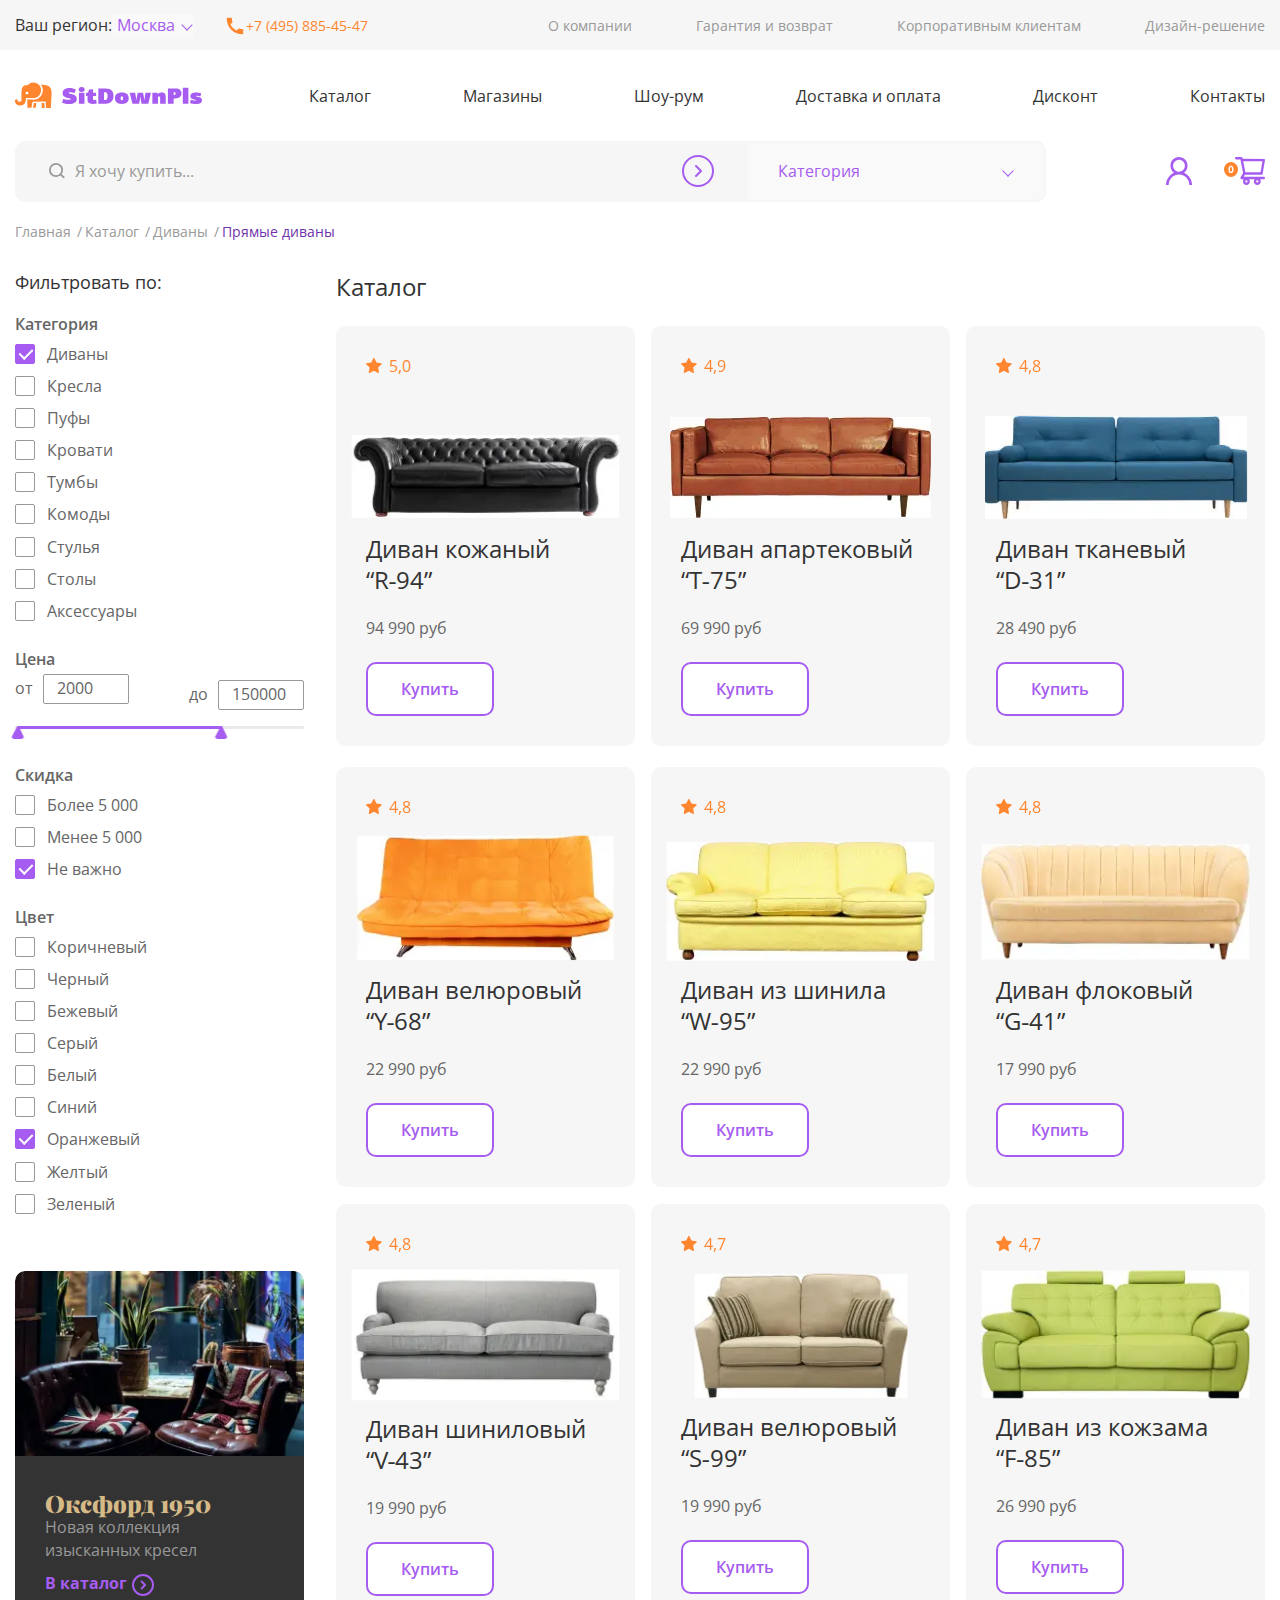
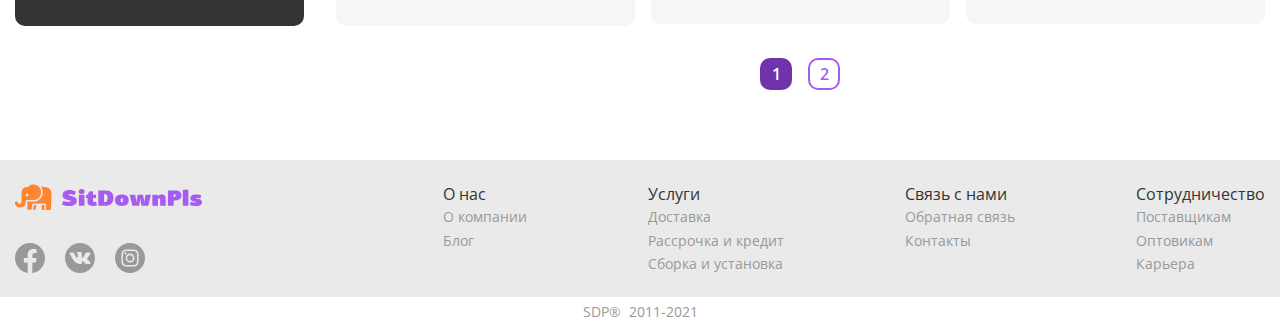
<file: catalog.html>
<!DOCTYPE html>
<html lang="ru" class="page">

<head>
  <meta charset="UTF-8">
  <meta name="viewport" content="width=device-width, initial-scale=1.0">
  <link rel="icon" href="favicon.svg" type="image/svg+xml">
  <meta http-equiv="X-UA-Compatible" content="ie=edge">
  <meta name="theme-color" content="#111111">
  <title>SitDownPls</title>
  <link rel="preload" href="fonts/OpenSansRegular.woff2" as="font" type="font/woff2" crossorigin>
  <link rel="preload" href="fonts/OpenSansSemiBold.woff2" as="font" type="font/woff2" crossorigin>
  <link rel="preload" href="fonts/OpenSansBold.woff2" as="font" type="font/woff2" crossorigin>
  <link rel="preload" href="fonts/PlayfairDisplayBlack.woff2" as="font" type="font/woff2" crossorigin>
  <link rel="stylesheet" href="css/vendor.css">
  <link rel="stylesheet" href="css/main.css">
  <link rel="stylesheet" href="css/main-catalog.css">
  <script defer src="js/main.js"></script>
</head>

<body class="page__body">
  <div class="site-container">
    <header class="header">
  <div class="header__container">
    <div class="container">
      <div class="header__top">
        <div class="header__top-left">
          <a href="#" class="header__link header__link--three"><img loading="lazy" src="img/logo.svg"
              class="header__logo" width="187" height="27" alt="Логотип"></a>
          <div class="header__top-select">
            <label class="header__label" for="header-top-select">Ваш регион:</label>
            <select name="Регион" class="header__top-choices" id="header-top-select">
              <option value="Москва">Москва</option>
              <option value="Казань">Казань</option>
              <option value="Уфа">Уфа</option>
              <option value="Пермь">Пермь</option>
            </select>
          </div>
          <a href="tel:+74958854547" class="header__phone">
            <svg class="">
              <use xlink:href="img/sprite.svg#call"></use>
            </svg>
            <span class="header__number">+7 (495) 885-45-47</span>
          </a>
        </div>
        <div class="header__top-right">
          <ul class="list-reset header__submeny">
            <li class="header__sub-item"><a href="#" class="header__sub-link">О компании<span></span></a></li>
            <li class="header__sub-item"><a href="#" class="header__sub-link">Гарантия и возврат<span></span></a></li>
            <li class="header__sub-item"><a href="#" class="header__sub-link">Корпоративным клиентам<span></span></a>
            </li>
            <li class="header__sub-item"><a href="#" class="header__sub-link">Дизайн-решение<span></span></a></li>
          </ul>
          <div class="header__small-menu">
            <button class="burger" aria-label="Открыть меню" aria-expanded="false" data-burger>
              <span class="burger__line"></span>
            </button>
            <a href="#" class="header__link header__link--two"><img loading="lazy" src="img/logo.svg"
                class="header__logo" width="187" height="27" alt="Логотип"></a>
            <div class="header__lk header__lk--top">
              <button class="btn-reset header__user">
                <svg>
                  <use xlink:href="img/sprite.svg#user"></use>
                </svg>
              </button>
              <button class="btn-reset header__shopping-cart">
                <svg width="41" height="28" viewBox="0 0 41 28" fill="none" xmlns="http://www.w3.org/2000/svg">
                  <g clip-path="url(#clip0_664_1458)">
                    <path class="path-2"
                      d="M39.8162 19.8503H19.902L20.9019 17.7365L37.5154 17.7052C38.0772 17.7052 38.5588 17.2887 38.6591 16.7125L40.9599 3.34598C41.0201 2.99541 40.9298 2.63444 40.7091 2.36023C40.6 2.22528 40.4639 2.11658 40.3103 2.04166C40.1567 1.96674 39.9892 1.9274 39.8195 1.92637L18.6848 1.85348L18.5042 0.971861C18.3905 0.40957 17.9022 0 17.3471 0H12.1805C11.8674 0 11.5671 0.129087 11.3458 0.358864C11.1244 0.588641 11 0.900285 11 1.22524C11 1.55019 11.1244 1.86184 11.3458 2.09161C11.5671 2.32139 11.8674 2.45048 12.1805 2.45048H16.3907L17.1799 6.34486L19.1228 16.1086L16.6214 20.3466C16.4915 20.5286 16.4133 20.7446 16.3956 20.9704C16.3778 21.1961 16.4213 21.4225 16.5211 21.6239C16.7218 22.0369 17.1264 22.2973 17.5745 22.2973H19.6746C19.2269 22.9145 18.9851 23.6662 18.9857 24.4388C18.9857 26.4034 20.524 28 22.4168 28C24.3096 28 25.8478 26.4034 25.8478 24.4388C25.8478 23.6648 25.6004 22.9116 25.159 22.2973H30.5463C30.0986 22.9145 29.8568 23.6662 29.8574 24.4388C29.8574 26.4034 31.3957 28 33.2885 28C35.1812 28 36.7195 26.4034 36.7195 24.4388C36.7195 23.6648 36.4721 22.9116 36.0307 22.2973H39.8195C40.4683 22.2973 41 21.7489 41 21.072C40.9981 20.7474 40.8725 20.4368 40.6507 20.2079C40.4289 19.979 40.1289 19.8504 39.8162 19.8503ZM19.1763 4.26925L38.4317 4.33519L36.5456 15.2964L21.4202 15.3242L19.1763 4.26925ZM22.4168 25.5356C21.8349 25.5356 21.36 25.0428 21.36 24.4388C21.36 23.8349 21.8349 23.342 22.4168 23.342C22.9987 23.342 23.4735 23.8349 23.4735 24.4388C23.4735 24.7297 23.3622 25.0087 23.164 25.2144C22.9658 25.4201 22.6971 25.5356 22.4168 25.5356ZM33.2885 25.5356C32.7066 25.5356 32.2317 25.0428 32.2317 24.4388C32.2317 23.8349 32.7066 23.342 33.2885 23.342C33.8704 23.342 34.3452 23.8349 34.3452 24.4388C34.3452 24.7297 34.2339 25.0087 34.0357 25.2144C33.8375 25.4201 33.5687 25.5356 33.2885 25.5356Z"
                      fill="#A65CF0" />
                    <ellipse cx="7" cy="12.5" rx="7" ry="7.5" fill="#FF862F" />
                    <path
                      d="M9.49023 12.4307C9.49023 13.0068 9.44466 13.5212 9.35352 13.9736C9.26562 14.4261 9.1224 14.8102 8.92383 15.126C8.72852 15.4417 8.47135 15.6826 8.15234 15.8486C7.83333 16.0146 7.44596 16.0977 6.99023 16.0977C6.41732 16.0977 5.94694 15.9528 5.5791 15.6631C5.21126 15.3701 4.93945 14.9502 4.76367 14.4033C4.58789 13.8532 4.5 13.1956 4.5 12.4307C4.5 11.6592 4.57975 11 4.73926 10.4531C4.90202 9.90299 5.16569 9.48145 5.53027 9.18848C5.89486 8.89551 6.38151 8.74902 6.99023 8.74902C7.5599 8.74902 8.02865 8.89551 8.39648 9.18848C8.76758 9.47819 9.04264 9.89811 9.22168 10.4482C9.40072 10.9951 9.49023 11.6559 9.49023 12.4307ZM5.99902 12.4307C5.99902 12.9743 6.02832 13.4284 6.08691 13.793C6.14876 14.1543 6.2513 14.4261 6.39453 14.6084C6.53776 14.7907 6.73633 14.8818 6.99023 14.8818C7.24089 14.8818 7.43783 14.7923 7.58105 14.6133C7.72754 14.431 7.83171 14.1592 7.89355 13.7979C7.9554 13.4333 7.98633 12.9775 7.98633 12.4307C7.98633 11.887 7.9554 11.4329 7.89355 11.0684C7.83171 10.7038 7.72754 10.4303 7.58105 10.248C7.43783 10.0625 7.24089 9.96973 6.99023 9.96973C6.73633 9.96973 6.53776 10.0625 6.39453 10.248C6.2513 10.4303 6.14876 10.7038 6.08691 11.0684C6.02832 11.4329 5.99902 11.887 5.99902 12.4307Z"
                      fill="white" />
                  </g>
                  <defs>
                    <clipPath id="clip0_664_1458">
                      <rect width="41" height="28" fill="white" />
                    </clipPath>
                  </defs>
                </svg>
              </button>
            </div>
          </div>
        </div>
      </div>
    </div>
  </div>
  <div class="container">
    <div class="header__middle">
      <a href="index.html" class="header__link"><img loading="lazy" src="img/logo.svg" class="header__logo" width="187"
          height="27" alt="Логотип"></a>
      <nav class="nav" title="Меню" data-menu>
        <ul class="list-reset nav__list">
          <li class="nav__item"><a href="catalog.html" class="nav__link">Каталог<span></span></a></li>
          <li class="nav__item"><a href="#" class="nav__link">Магазины<span></span></a></li>
          <li class="nav__item"><a href="#" class="nav__link">Шоу-рум<span></span></a></li>
          <li class="nav__item"><a href="#" class="nav__link">Доставка и оплата<span></span></a></li>
          <li class="nav__item"><a href="#" class="nav__link">Дисконт<span></span></a></li>
          <li class="nav__item"><a href="#" class="nav__link">Контакты<span></span></a></li>
        </ul>
        <ul class="list-reset header__submeny header__submeny--two">
          <li class="header__sub-item"><a href="#" class="header__sub-link">О компании<span></span></a></li>
          <li class="header__sub-item"><a href="#" class="header__sub-link">Гарантия и возврат<span></span></a></li>
          <li class="header__sub-item"><a href="#" class="header__sub-link">Корпоративным клиентам<span></span></a>
          </li>
          <li class="header__sub-item"><a href="#" class="header__sub-link">Дизайн-решение<span></span></a></li>
        </ul>
      </nav>
    </div>
  </div>
  <div class="container">
    <div class="header__bottom">
      <div class="header__search">
        <div class="search-wrapper">
          <input class="search" type="search" placeholder="Я хочу купить...">
          <svg class="" width="20" height="20">
            <use xlink:href="img/sprite.svg#search"></use>
          </svg>
          <button class="btn-reset search__btn">
            <svg width="32" height="32" viewBox="0 0 32 32" fill="none" xmlns="http://www.w3.org/2000/svg">
              <g clip-path="url(#clip0_52773_756)">
                <circle cx="16" cy="16" r="15" stroke="#A65CF0" stroke-width="2" fill="transparent" />
                <path d="M14 11L19 16L14 21" stroke="#A65CF0" stroke-width="2" stroke-linecap="round"
                  stroke-linejoin="round" />
              </g>
              <defs>
                <clipPath id="clip0_52773_756">
                  <rect width="32" height="32" fill="white" />
                </clipPath>
              </defs>
            </svg>
          </button>
        </div>
        <div class="header__select">
          <select name="Категории" class="header__bottom-choices" id="header-select">
            <option value="">Категория</option>
            <option value="Диваны">Диваны</option>
            <option value="Кресла">Кресла</option>
            <option value="Пуфы">Пуфы</option>
            <option value="Кровати">Кровати</option>
            <option value="Тумбы">Тумбы</option>
            <option value="Комоды">Комоды</option>
            <option value="Стулья">Стулья</option>
            <option value="Столы">Столы</option>
            <option value="Аксессуары">Аксессуары</option>
          </select>
        </div>
      </div>
      <div class="header__lk header__lk--bottom">
        <button class="btn-reset header__user">
          <svg class="">
            <use xlink:href="img/sprite.svg#user"></use>
          </svg>
        </button>
        <button class="btn-reset header__shopping-cart">
          <svg width="41" height="28" viewBox="0 0 41 28" fill="none" xmlns="http://www.w3.org/2000/svg">
            <g clip-path="url(#clip0_664_1458)">
              <path class="path-2"
                d="M39.8162 19.8503H19.902L20.9019 17.7365L37.5154 17.7052C38.0772 17.7052 38.5588 17.2887 38.6591 16.7125L40.9599 3.34598C41.0201 2.99541 40.9298 2.63444 40.7091 2.36023C40.6 2.22528 40.4639 2.11658 40.3103 2.04166C40.1567 1.96674 39.9892 1.9274 39.8195 1.92637L18.6848 1.85348L18.5042 0.971861C18.3905 0.40957 17.9022 0 17.3471 0H12.1805C11.8674 0 11.5671 0.129087 11.3458 0.358864C11.1244 0.588641 11 0.900285 11 1.22524C11 1.55019 11.1244 1.86184 11.3458 2.09161C11.5671 2.32139 11.8674 2.45048 12.1805 2.45048H16.3907L17.1799 6.34486L19.1228 16.1086L16.6214 20.3466C16.4915 20.5286 16.4133 20.7446 16.3956 20.9704C16.3778 21.1961 16.4213 21.4225 16.5211 21.6239C16.7218 22.0369 17.1264 22.2973 17.5745 22.2973H19.6746C19.2269 22.9145 18.9851 23.6662 18.9857 24.4388C18.9857 26.4034 20.524 28 22.4168 28C24.3096 28 25.8478 26.4034 25.8478 24.4388C25.8478 23.6648 25.6004 22.9116 25.159 22.2973H30.5463C30.0986 22.9145 29.8568 23.6662 29.8574 24.4388C29.8574 26.4034 31.3957 28 33.2885 28C35.1812 28 36.7195 26.4034 36.7195 24.4388C36.7195 23.6648 36.4721 22.9116 36.0307 22.2973H39.8195C40.4683 22.2973 41 21.7489 41 21.072C40.9981 20.7474 40.8725 20.4368 40.6507 20.2079C40.4289 19.979 40.1289 19.8504 39.8162 19.8503ZM19.1763 4.26925L38.4317 4.33519L36.5456 15.2964L21.4202 15.3242L19.1763 4.26925ZM22.4168 25.5356C21.8349 25.5356 21.36 25.0428 21.36 24.4388C21.36 23.8349 21.8349 23.342 22.4168 23.342C22.9987 23.342 23.4735 23.8349 23.4735 24.4388C23.4735 24.7297 23.3622 25.0087 23.164 25.2144C22.9658 25.4201 22.6971 25.5356 22.4168 25.5356ZM33.2885 25.5356C32.7066 25.5356 32.2317 25.0428 32.2317 24.4388C32.2317 23.8349 32.7066 23.342 33.2885 23.342C33.8704 23.342 34.3452 23.8349 34.3452 24.4388C34.3452 24.7297 34.2339 25.0087 34.0357 25.2144C33.8375 25.4201 33.5687 25.5356 33.2885 25.5356Z"
                fill="#A65CF0" />
              <ellipse cx="7" cy="12.5" rx="7" ry="7.5" fill="#FF862F" />
              <path
                d="M9.49023 12.4307C9.49023 13.0068 9.44466 13.5212 9.35352 13.9736C9.26562 14.4261 9.1224 14.8102 8.92383 15.126C8.72852 15.4417 8.47135 15.6826 8.15234 15.8486C7.83333 16.0146 7.44596 16.0977 6.99023 16.0977C6.41732 16.0977 5.94694 15.9528 5.5791 15.6631C5.21126 15.3701 4.93945 14.9502 4.76367 14.4033C4.58789 13.8532 4.5 13.1956 4.5 12.4307C4.5 11.6592 4.57975 11 4.73926 10.4531C4.90202 9.90299 5.16569 9.48145 5.53027 9.18848C5.89486 8.89551 6.38151 8.74902 6.99023 8.74902C7.5599 8.74902 8.02865 8.89551 8.39648 9.18848C8.76758 9.47819 9.04264 9.89811 9.22168 10.4482C9.40072 10.9951 9.49023 11.6559 9.49023 12.4307ZM5.99902 12.4307C5.99902 12.9743 6.02832 13.4284 6.08691 13.793C6.14876 14.1543 6.2513 14.4261 6.39453 14.6084C6.53776 14.7907 6.73633 14.8818 6.99023 14.8818C7.24089 14.8818 7.43783 14.7923 7.58105 14.6133C7.72754 14.431 7.83171 14.1592 7.89355 13.7979C7.9554 13.4333 7.98633 12.9775 7.98633 12.4307C7.98633 11.887 7.9554 11.4329 7.89355 11.0684C7.83171 10.7038 7.72754 10.4303 7.58105 10.248C7.43783 10.0625 7.24089 9.96973 6.99023 9.96973C6.73633 9.96973 6.53776 10.0625 6.39453 10.248C6.2513 10.4303 6.14876 10.7038 6.08691 11.0684C6.02832 11.4329 5.99902 11.887 5.99902 12.4307Z"
                fill="white" />
            </g>
            <defs>
              <clipPath id="clip0_664_1458">
                <rect width="41" height="28" fill="white" />
              </clipPath>
            </defs>
          </svg>
        </button>
      </div>
    </div>
  </div>
</header>
    <main class="main">
      <section class="breadcrumps">
  <div class="container">
    <ul class="list-reset breadcrumps__list">
      <li class="breadcrumps__item"><a class="breadcrumps__link" href="index.html">Главная</a></li>
      <li class="breadcrumps__item"><a class="breadcrumps__link" href="#">Каталог</a></li>
      <li class="breadcrumps__item"><a class="breadcrumps__link" href="#">Диваны</a></li>
      <li class="breadcrumps__item"><a class="breadcrumps__link breadcrumps__link--active">Прямые диваны</a></li>
    </ul>
  </div>
</section>
      <section class="section-offset directory">
  <div class="container">
    <h2 class="directory__title directory__title--first">Каталог</h2>
    <div class="directory__general">
      <div class="directory__left">
        <div class="directory__filtres">
          <div class="directory__names">Фильтровать по:</div>
          <div class="directory__filter directory__categories">
            <h3 class="directory__subtitle">Категория</h3>
            <label class="custom-checkbox directory__checkbox">
              <input type="checkbox" checked class="custom-checkbox__field">
              <span class="custom-checkbox__content directory__checkbox-content">Диваны</span>
            </label>
            <label class="custom-checkbox directory__checkbox">
              <input type="checkbox" class="custom-checkbox__field">
              <span class="custom-checkbox__content directory__checkbox-content">Кресла</span>
            </label>
            <label class="custom-checkbox directory__checkbox">
              <input type="checkbox" class="custom-checkbox__field">
              <span class="custom-checkbox__content directory__checkbox-content">Пуфы</span>
            </label>
            <label class="custom-checkbox directory__checkbox">
              <input type="checkbox" class="custom-checkbox__field">
              <span class="custom-checkbox__content directory__checkbox-content">Кровати</span>
            </label>
            <label class="custom-checkbox directory__checkbox">
              <input type="checkbox" class="custom-checkbox__field">
              <span class="custom-checkbox__content directory__checkbox-content">Тумбы</span>
            </label>
            <label class="custom-checkbox directory__checkbox">
              <input type="checkbox" class="custom-checkbox__field">
              <span class="custom-checkbox__content directory__checkbox-content">Комоды</span>
            </label>
            <label class="custom-checkbox directory__checkbox">
              <input type="checkbox" class="custom-checkbox__field">
              <span class="custom-checkbox__content directory__checkbox-content">Стулья</span>
            </label>
            <label class="custom-checkbox directory__checkbox">
              <input type="checkbox" class="custom-checkbox__field">
              <span class="custom-checkbox__content directory__checkbox-content">Столы</span>
            </label>
            <label class="custom-checkbox directory__checkbox">
              <input type="checkbox" class="custom-checkbox__field">
              <span class="custom-checkbox__content directory__checkbox-content">Аксессуары</span>
            </label>
          </div>
          <div class="directory__filter directory__price directory-price">
            <h3 class="directory__subtitle">Цена</h3>
            <div class="directory-price__inputs">
              <div class="directory-price__content-input">
                <span class="directory-price__text">от</span>
                <label class="directory-price__label">
                  <input class="directory-price__input" type="number" min="2000" max="150 000" id="input-0">
                </label>
              </div>
              <div class="directory-price__content-input">
                <span class="directory-price__text">до</span>
                <label class="directory-price__label">
                  <input class="directory-price__input" type="number" min="2000" max="150 000" id="input-1">
                </label>
              </div>
            </div>
            <div class="directory-price__slider" id="nouislider"></div>
          </div>
          <div class="directory__filter directory__sale">
            <h3 class="directory__subtitle">Скидка</h3>
            <label class="custom-checkbox directory__checkbox">
              <input type="checkbox" class="custom-checkbox__field">
              <span class="custom-checkbox__content directory__checkbox-content">Более 5 000</span>
            </label>
            <label class="custom-checkbox directory__checkbox">
              <input type="checkbox" class="custom-checkbox__field">
              <span class="custom-checkbox__content directory__checkbox-content">Менее 5 000</span>
            </label>
            <label class="custom-checkbox directory__checkbox">
              <input type="checkbox" checked class="custom-checkbox__field">
              <span class="custom-checkbox__content directory__checkbox-content">Не важно</span>
            </label>
          </div>
          <div class="directory__filter directory__color">
            <h3 class="directory__subtitle">Цвет</h3>
            <label class="custom-checkbox directory__checkbox">
              <input type="checkbox" class="custom-checkbox__field">
              <span class="custom-checkbox__content directory__checkbox-content">Коричневый</span>
            </label>
            <label class="custom-checkbox directory__checkbox">
              <input type="checkbox" class="custom-checkbox__field">
              <span class="custom-checkbox__content directory__checkbox-content">Черный</span>
            </label>
            <label class="custom-checkbox directory__checkbox">
              <input type="checkbox" class="custom-checkbox__field">
              <span class="custom-checkbox__content directory__checkbox-content">Бежевый</span>
            </label>
            <label class="custom-checkbox directory__checkbox">
              <input type="checkbox" class="custom-checkbox__field">
              <span class="custom-checkbox__content directory__checkbox-content">Серый</span>
            </label>
            <label class="custom-checkbox directory__checkbox">
              <input type="checkbox" class="custom-checkbox__field">
              <span class="custom-checkbox__content directory__checkbox-content">Белый</span>
            </label>
            <label class="custom-checkbox directory__checkbox">
              <input type="checkbox" class="custom-checkbox__field">
              <span class="custom-checkbox__content directory__checkbox-content">Синий</span>
            </label>
            <label class="custom-checkbox directory__checkbox">
              <input type="checkbox" checked class="custom-checkbox__field">
              <span class="custom-checkbox__content directory__checkbox-content">Оранжевый</span>
            </label>
            <label class="custom-checkbox directory__checkbox">
              <input type="checkbox" class="custom-checkbox__field">
              <span class="custom-checkbox__content directory__checkbox-content">Желтый</span>
            </label>
            <label class="custom-checkbox directory__checkbox">
              <input type="checkbox" class="custom-checkbox__field">
              <span class="custom-checkbox__content directory__checkbox-content">Зеленый</span>
            </label>
          </div>
        </div>
        <div class="directory__modul">
          <picture>
            <source srcset="../img/cat-bg-modul.webp" type="image/webp">
            <img loading="lazy" src="../img/cat-bg-modul.jpg" class="image" width="296" height="190"
              alt="Колекция кресел">
          </picture>
          <div class="directory__modul-content">
            <h3 class="directory__modul-title"><span class="directory__modul-subtitle">Оксфорд 1950</span>
              Новая коллекция изысканных кресел</h3>
            <a href="#" class="directory__modul-link">В каталог
              <svg width="22" height="22" viewBox="0 0 22 22" fill="none" xmlns="http://www.w3.org/2000/svg">
                <g clip-path="url(#clip0_53453_596)">
                  <circle cx="11" cy="11" r="10" stroke="#A65CF0" fill="transparent" stroke-width="2" />
                  <path d="M9.625 7.5625L13.0625 11L9.625 14.4375" stroke="#A65CF0" stroke-width="2"
                    stroke-linecap="round" stroke-linejoin="round" />
                </g>
                <defs>
                  <clipPath id="clip0_53453_596">
                    <rect width="22" height="22" fill="white" />
                  </clipPath>
                </defs>
              </svg>
            </a>
          </div>
        </div>
      </div>
      <div class="directory__top">
        <div class="directory__names">Фильтры:</div>
        <div class="directory__filter directory__categories">
          <button class="btn-reset directory__select">
            <span class="directory__select-name">Категория</span>
          </button>
          <ul class="list-reset directory__select-list">
            <li class="directory__select-item">
              <div class="checkbox-box">
                <label class="custom-checkbox">
                  <input type="checkbox" class="custom-checkbox__field input-checkbox" checked>
                  <span class="custom-checkbox__content">Диваны</span>
                </label>
              </div>
            </li>
            <li class="directory__select-item">
              <div class="checkbox-box">
                <label class="custom-checkbox">
                  <input type="checkbox" class="custom-checkbox__field input-checkbox">
                  <span class="custom-checkbox__content">Кресла</span>
                </label>
              </div>
            </li>
            <li class="directory__select-item">
              <div class="checkbox-box">
                <label class="custom-checkbox">
                  <input type="checkbox" class="custom-checkbox__field input-checkbox">
                  <span class="custom-checkbox__content">Пуфы</span>
                </label>
              </div>
            </li>
            <li class="directory__select-item">
              <div class="checkbox-box">
                <label class="custom-checkbox">
                  <input type="checkbox" class="custom-checkbox__field input-checkbox">
                  <span class="custom-checkbox__content">Кровати</span>
                </label>
              </div>
            </li>
            <li class="directory__select-item">
              <div class="checkbox-box">
                <label class="custom-checkbox">
                  <input type="checkbox" class="custom-checkbox__field input-checkbox">
                  <span class="custom-checkbox__content">Тумбы</span>
                </label>
              </div>
            </li>
            <li class="directory__select-item">
              <div class="checkbox-box">
                <label class="custom-checkbox">
                  <input type="checkbox" class="custom-checkbox__field input-checkbox">
                  <span class="custom-checkbox__content">Комоды</span>
                </label>
              </div>
            </li>
            <li class="directory__select-item">
              <div class="checkbox-box">
                <label class="custom-checkbox">
                  <input type="checkbox" class="custom-checkbox__field input-checkbox">
                  <span class="custom-checkbox__content">Стулья</span>
                </label>
              </div>
            </li>
            <li class="directory__select-item">
              <div class="checkbox-box">
                <label class="custom-checkbox">
                  <input type="checkbox" class="custom-checkbox__field input-checkbox">
                  <span class="custom-checkbox__content">Столы</span>
                </label>
              </div>
            </li>
            <li class="directory__select-item">
              <div class="checkbox-box">
                <label class="custom-checkbox">
                  <input type="checkbox" class="custom-checkbox__field input-checkbox">
                  <span class="custom-checkbox__content">Аксессуары</span>
                </label>
              </div>
            </li>
            <li class="directory__select-item">
              <button class="btn-reset directory__btn-full">+ еще 12</button>
            </li>
          </ul>
        </div>
        <div class="directory__filter directory__price">
          <button class="btn-reset directory__select">
            <span class="directory__select-name">Цена</span>
          </button>
          <div class="directory-price__inputs directory__select-list">
            <div class="directory-price__content-input">
              <span class="directory-price__text">от</span>
              <label class="directory-price__label">
                <input class="directory-price__input" type="number" min="2000" max="150 000" placeholder="2000"
                  id="input-0">
              </label>
            </div>
            <div class="directory-price__content-input">
              <span class="directory-price__text">до</span>
              <label class="directory-price__label">
                <input class="directory-price__input" type="number" min="2000" max="150 000" placeholder="150 000"
                  id="input-1">
              </label>
            </div>
          </div>
        </div>
        <div class="directory__filter directory__sale">
          <button class="btn-reset directory__select">
            <span class="directory__select-name">Скидка</span>
          </button>
          <ul class="list-reset directory__select-list">
            <li class="directory__select-item">
              <div class="checkbox-box">
                <label class="custom-checkbox">
                  <input type="checkbox" class="custom-checkbox__field input-checkbox">
                  <span class="custom-checkbox__content">Более 5 000</span>
                </label>
              </div>
            </li>
            <li class="directory__select-item">
              <div class="checkbox-box">
                <label class="custom-checkbox">
                  <input type="checkbox" class="custom-checkbox__field input-checkbox">
                  <span class="custom-checkbox__content">Менее 5 000</span>
                </label>
              </div>
            </li>
            <li class="directory__select-item">
              <div class="checkbox-box">
                <label class="custom-checkbox">
                  <input type="checkbox" class="custom-checkbox__field input-checkbox" checked>
                  <span class="custom-checkbox__content">Не важно</span>
                </label>
              </div>
            </li>
          </ul>
        </div>
        <div class="directory__filter directory__color">
          <button class="btn-reset directory__select">
            <span class="directory__select-name">Цвет</span>
          </button>
          <ul class="list-reset directory__select-list">
            <li class="directory__select-item">
              <div class="checkbox-box">
                <label class="custom-checkbox">
                  <input type="checkbox" class="custom-checkbox__field input-checkbox">
                  <span class="custom-checkbox__content">Коричневый</span>
                </label>
              </div>
            </li>
            <li class="directory__select-item">
              <div class="checkbox-box">
                <label class="custom-checkbox">
                  <input type="checkbox" class="custom-checkbox__field input-checkbox">
                  <span class="custom-checkbox__content">Черный</span>
                </label>
              </div>
            </li>
            <li class="directory__select-item">
              <div class="checkbox-box">
                <label class="custom-checkbox">
                  <input type="checkbox" class="custom-checkbox__field input-checkbox">
                  <span class="custom-checkbox__content">Бежевый</span>
                </label>
              </div>
            </li>
            <li class="directory__select-item">
              <div class="checkbox-box">
                <label class="custom-checkbox">
                  <input type="checkbox" class="custom-checkbox__field input-checkbox">
                  <span class="custom-checkbox__content">Серый</span>
                </label>
              </div>
            </li>
            <li class="directory__select-item">
              <div class="checkbox-box">
                <label class="custom-checkbox">
                  <input type="checkbox" class="custom-checkbox__field input-checkbox">
                  <span class="custom-checkbox__content">Белый</span>
                </label>
              </div>
            </li>
            <li class="directory__select-item">
              <div class="checkbox-box">
                <label class="custom-checkbox">
                  <input type="checkbox" class="custom-checkbox__field input-checkbox">
                  <span class="custom-checkbox__content">Синий</span>
                </label>
              </div>
            </li>
            <li class="directory__select-item">
              <div class="checkbox-box">
                <label class="custom-checkbox">
                  <input type="checkbox" class="custom-checkbox__field input-checkbox" checked>
                  <span class="custom-checkbox__content">Оранжевый</span>
                </label>
              </div>
            </li>
            <li class="directory__select-item">
              <div class="checkbox-box">
                <label class="custom-checkbox">
                  <input type="checkbox" class="custom-checkbox__field input-checkbox">
                  <span class="custom-checkbox__content">Желтый</span>
                </label>
              </div>
            </li>
            <li class="directory__select-item">
              <div class="checkbox-box">
                <label class="custom-checkbox">
                  <input type="checkbox" class="custom-checkbox__field input-checkbox">
                  <span class="custom-checkbox__content">Зеленый</span>
                </label>
              </div>
            </li>
            <li class="directory__select-item">
              <button class="btn-reset directory__btn-full">+ еще 7</button>
            </li>
          </ul>

        </div>
      </div>
      <div class="directory__catalog">
        <h2 class="directory__title directory__title--two">Каталог</h2>
        <div class="swiper directory__swiper">
          <div class="swiper-wrapper">
            <div class="swiper-slide">
              <article class="card">
                <button class="btn-reset btn btn--light card__btn">Купить</button>
                <div class="card__price">94 990 руб</div>
                <h3 class="card__title">Диван кожаный “R‑94”</h3>
                <picture>
                  <source srcset="img/r-94.webp" type="image/webp">
                  <img loading="lazy" src="img/r-94.jpg" class="image" width="266" height="82"
                    alt="Диван кожаный “R-94”">
                </picture>
                <div class="card__raiting">5,0</div>
              </article>
            </div>
            <div class="swiper-slide">
              <article class="card">
                <button class="btn-reset btn btn--light card__btn">Купить</button>
                <div class="card__price">69 990 руб</div>
                <h3 class="card__title">Диван апартековый “T‑75”</h3>
                <picture>
                  <source srcset="img/t-75.webp" type="image/webp">
                  <img loading="lazy" src="img/t-75.jpg" class="image" width="233" height="101"
                    alt="Диван апартековый “T-75”">
                </picture>
                <div class="card__raiting">4,9</div>
              </article>
            </div>
            <div class="swiper-slide">
              <article class="card">
                <a href="sofa-d-31.html" class="btn-reset btn btn--light card__btn">Купить</a>
                <div class="card__price">28 490 руб</div>
                <h3 class="card__title">Диван тканевый “D‑31”</h3>
                <picture>
                  <source srcset="img/d-31.webp" type="image/webp">
                  <img loading="lazy" src="img/d-31.jpg" class="image" width="234" height="103"
                    alt="Диван тканевый “D-31”">
                </picture>
                <div class="card__raiting">4,8</div>
              </article>
            </div>
            <div class="swiper-slide">
              <article class="card">
                <button class="btn-reset btn btn--light card__btn">Купить</button>
                <div class="card__price">22 990 руб</div>
                <h3 class="card__title">Диван велюровый “Y‑68”</h3>
                <picture>
                  <source srcset="img/y-68.webp" type="image/webp">
                  <img loading="lazy" src="img/y-68.jpg" class="image" width="229" height="125"
                    alt="Диван велюровый “Y-68”">
                </picture>
                <div class="card__raiting">4,8</div>
              </article>
            </div>
            <div class="swiper-slide">
              <article class="card">
                <button class="btn-reset btn btn--light card__btn">Купить</button>
                <div class="card__price">22 990 руб</div>
                <h3 class="card__title">Диван из шинила “W‑95”</h3>
                <picture>
                  <source srcset="img/w-95.webp" type="image/webp">
                  <img loading="lazy" src="img/w-95.jpg" class="image" width="265" height="117"
                    alt="Диван из шинила “W-95”">
                </picture>
                <div class="card__raiting">4,8</div>
              </article>
            </div>
            <div class="swiper-slide">
              <article class="card">
                <button class="btn-reset btn btn--light card__btn">Купить</button>
                <div class="card__price">17 990 руб</div>
                <h3 class="card__title">Диван флоковый “G‑41”</h3>
                <picture>
                  <source srcset="img/g-41.webp" type="image/webp">
                  <img loading="lazy" src="img/g-41.jpg" class="image" width="271" height="117"
                    alt="Диван флоковый “G-41”">
                </picture>
                <div class="card__raiting">4,8</div>
              </article>
            </div>
            <div class="swiper-slide">
              <article class="card">
                <button class="btn-reset btn btn--light card__btn">Купить</button>
                <div class="card__price">19 990 руб</div>
                <h3 class="card__title">Диван шиниловый “V‑43”</h3>
                <picture>
                  <source srcset="img/v-43.webp" type="image/webp">
                  <img loading="lazy" src="img/v-43.jpg" class="image" width="266" height="130"
                    alt="Диван шиниловый “V-43”">
                </picture>
                <div class="card__raiting">4,8</div>
              </article>
            </div>
            <div class="swiper-slide">
              <article class="card">
                <button class="btn-reset btn btn--light card__btn">Купить</button>
                <div class="card__price">19 990 руб</div>
                <h3 class="card__title">Диван велюровый “S‑99”</h3>
                <picture>
                  <source srcset="img/s-99.webp" type="image/webp">
                  <img loading="lazy" src="img/s-99.jpg" class="image" width="190" height="100"
                    alt="Диван велюровый “S-99”">
                </picture>
                <div class="card__raiting">4,7</div>
              </article>
            </div>
            <div class="swiper-slide">
              <article class="card">
                <button class="btn-reset btn btn--light card__btn">Купить</button>
                <div class="card__price">26 990 руб</div>
                <h3 class="card__title">Диван из кожзама “F‑85”</h3>
                <picture>
                  <source srcset="img/f-85.webp" type="image/webp">
                  <img loading="lazy" src="img/f-85.jpg" class="image" width="262" height="125"
                    alt="Диван из кожзама “F-85”">
                </picture>
                <div class="card__raiting">4,7</div>
              </article>
            </div>
            <!-- вторая страница -->
            <div class="swiper-slide">
              <article class="card">
                <button class="btn-reset btn btn--light card__btn">Купить</button>
                <div class="card__price">25 990 руб</div>
                <h3 class="card__title">Диван флоковый “H‑64”</h3>
                <picture>
                  <source srcset="img/h-64.webp" type="image/webp">
                  <img loading="lazy" src="img/h-64.jpg" class="image" width="225" height="130"
                    alt="Диван флоковый “H-64”">
                </picture>
                <div class="card__raiting">4,6</div>
              </article>
            </div>
            <div class="swiper-slide">
              <article class="card">
                <button class="btn-reset btn btn--light card__btn">Купить</button>
                <div class="card__price">23 990 руб</div>
                <h3 class="card__title">Диван флоковый “H‑58”</h3>
                <picture>
                  <source srcset="img/h-58.webp" type="image/webp">
                  <img loading="lazy" src="img/h-58.jpg" class="image" width="210" height="113"
                    alt="Диван флоковый “H-58”">
                </picture>
                <div class="card__raiting">4,6</div>
              </article>
            </div>
            <div class="swiper-slide">
              <article class="card">
                <button class="btn-reset btn btn--light card__btn">Купить</button>
                <div class="card__price">33 990 руб</div>
                <h3 class="card__title">Диван из кожзама “R‑43”</h3>
                <picture>
                  <source srcset="img/r-43.webp" type="image/webp">
                  <img loading="lazy" src="img/r-43.jpg" class="image" width="271" height="105"
                    alt="Диван из кожзама “R-43”">
                </picture>
                <div class="card__raiting">4,6</div>
              </article>
            </div>
            <div class="swiper-slide">
              <article class="card">
                <button class="btn-reset btn btn--light card__btn">Купить</button>
                <div class="card__price">18 990 руб</div>
                <h3 class="card__title">Диван из шинила “С‑42”</h3>
                <picture>
                  <source srcset="img/c-42.webp" type="image/webp">
                  <img loading="lazy" src="img/c-42.jpg" class="image" width="209" height="127"
                    alt="Диван из шинила “С-42”">
                </picture>
                <div class="card__raiting">4,6</div>
              </article>
            </div>
            <div class="swiper-slide">
              <article class="card">
                <button class="btn-reset btn btn--light card__btn">Купить</button>
                <div class="card__price">21 990 руб</div>
                <h3 class="card__title">Диван велюровый “U‑58”</h3>
                <picture>
                  <source srcset="img/u-58.webp" type="image/webp">
                  <img loading="lazy" src="img/u-58.jpg" class="image" width="269" height="92"
                    alt="Диван велюровый “U-58”">
                </picture>
                <div class="card__raiting">4,6</div>
              </article>
            </div>
            <div class="swiper-slide">
              <article class="card">
                <button class="btn-reset btn btn--light card__btn">Купить</button>
                <div class="card__price">17 990 руб</div>
                <h3 class="card__title">Диван флоковый “F‑41”</h3>
                <picture>
                  <source srcset="img/f-41.webp" type="image/webp">
                  <img loading="lazy" src="img/f-41.jpg" class="image" width="263" height="106"
                    alt="Диван флоковый “F-41”">
                </picture>
                <div class="card__raiting">4,5</div>
              </article>
            </div>
            <div class="swiper-slide">
              <article class="card">
                <button class="btn-reset btn btn--light card__btn">Купить</button>
                <div class="card__price">34 990 руб</div>
                <h3 class="card__title">Диван велюровый “R‑85”</h3>
                <picture>
                  <source srcset="img/r-85.webp" type="image/webp">
                  <img loading="lazy" src="img/r-85.jpg" class="image" width="224" height="105"
                    alt="Диван велюровый “R-85”">
                </picture>
                <div class="card__raiting">4,5</div>
              </article>
            </div>
            <div class="swiper-slide">
              <article class="card">
                <button class="btn-reset btn btn--light card__btn">Купить</button>
                <div class="card__price">19 990 руб</div>
                <h3 class="card__title">Диван велюровый “S‑44”</h3>
                <picture>
                  <source srcset="img/s-44.webp" type="image/webp">
                  <img loading="lazy" src="img/s-44.jpg" class="image" width="272" height="105"
                    alt="Диван велюровый “S-44”">
                </picture>
                <div class="card__raiting">4,5</div>
              </article>
            </div>
            <div class="swiper-slide">
              <article class="card">
                <button class="btn-reset btn btn--light card__btn">Купить</button>
                <div class="card__price">20 990 руб</div>
                <h3 class="card__title">Диван из шинила “С‑80”</h3>
                <picture>
                  <source srcset="img/c-80.webp" type="image/webp">
                  <img loading="lazy" src="img/c-80.jpg" class="image" width="204" height="130"
                    alt="Диван из шинила “С-80”">
                </picture>
                <div class="card__raiting">4,4</div>
              </article>
            </div>
          </div>
        </div>
        <div class="directory__pagination"></div>
      </div>
    </div>
  </div>
</section>
    </main>
    <footer class="footer">
  <div class="footer__top">
    <div class="container footer__content">
      <div class="footer__left">
        <a href="index.html" class="footer__link"><img loading="lazy" src="img/logo.svg" class="image" width="187"
            height="27" alt="Логотип"></a>
        <ul class="list-reset social">
          <li class="social__item">
            <a href="#" target="_blank" class="social__link social__link--fb" aria-label="Наша страничка в Фейсбуке">
              <svg class="">
                <use xlink:href="img/sprite.svg#fb"></use>
              </svg>
            </a>
          </li>
          <li class="social__item">
            <a href="#" target="_blank" class="social__link social__link--vk" aria-label="Наша страничка во Вконтакте">
              <svg class="">
                <use xlink:href="img/sprite.svg#vk"></use>
              </svg>
            </a>
          </li>
          <li class="social__item">
            <a href="#" target="_blank" class="social__link social__link--in" aria-label="Наша страничка в Инстаграмме">
              <svg class="">
                <use xlink:href="img/sprite.svg#in"></use>
              </svg>
            </a>
          </li>
        </ul>
      </div>
      <div class="footer__right">
        <ul class="list-reset footer__list">
          <li class="footer__item">
            <h3 class="footer__subtitle">О нас</h3>
            <ul class="list-reset footer__links">
              <li class="footer__subitem"><a href="#" class="footer__sublink">О компании<span></span></a></li>
              <li class="footer__subitem"><a href="#" class="footer__sublink">Блог<span></span></a></li>
            </ul>
          </li>
          <li class="footer__item">
            <h3 class="footer__subtitle">Услуги</h3>
            <ul class="list-reset footer__links">
              <li class="footer__subitem"><a href="#" class="footer__sublink">Доставка<span></span></a></li>
              <li class="footer__subitem"><a href="#" class="footer__sublink">Рассрочка и кредит<span></span></a></li>
              <li class="footer__subitem"><a href="#" class="footer__sublink">Сборка и установка<span></span></a></li>
            </ul>
          </li>
          <li class="footer__item">
            <h3 class="footer__subtitle">Связь с нами</h3>
            <ul class="list-reset footer__links">
              <li class="footer__subitem"><a href="#" class="footer__sublink">Обратная связь<span></span></a></li>
              <li class="footer__subitem"><a href="#" class="footer__sublink">Контакты<span></span></a></li>
            </ul>
          </li>
          <li class="footer__item">
            <h3 class="footer__subtitle">Сотрудничество</h3>
            <ul class="list-reset footer__links">
              <li class="footer__subitem"><a href="cooperation.html"
                  class="footer__sublink">Поставщикам<span></span></a></li>
              <li class="footer__subitem"><a href="#" class="footer__sublink">Оптовикам<span></span></a></li>
              <li class="footer__subitem"><a href="#" class="footer__sublink">Карьера<span></span></a></li>
            </ul>
          </li>
        </ul>
      </div>
    </div>
  </div>
  <div class="footer__bottom">
    <div class="container footer__box">
      <span class="footer__copyrite">SDP®  2011-2021</span>
    </div>
  </div>
</footer>
  </div>
</body>

</html>
</file>
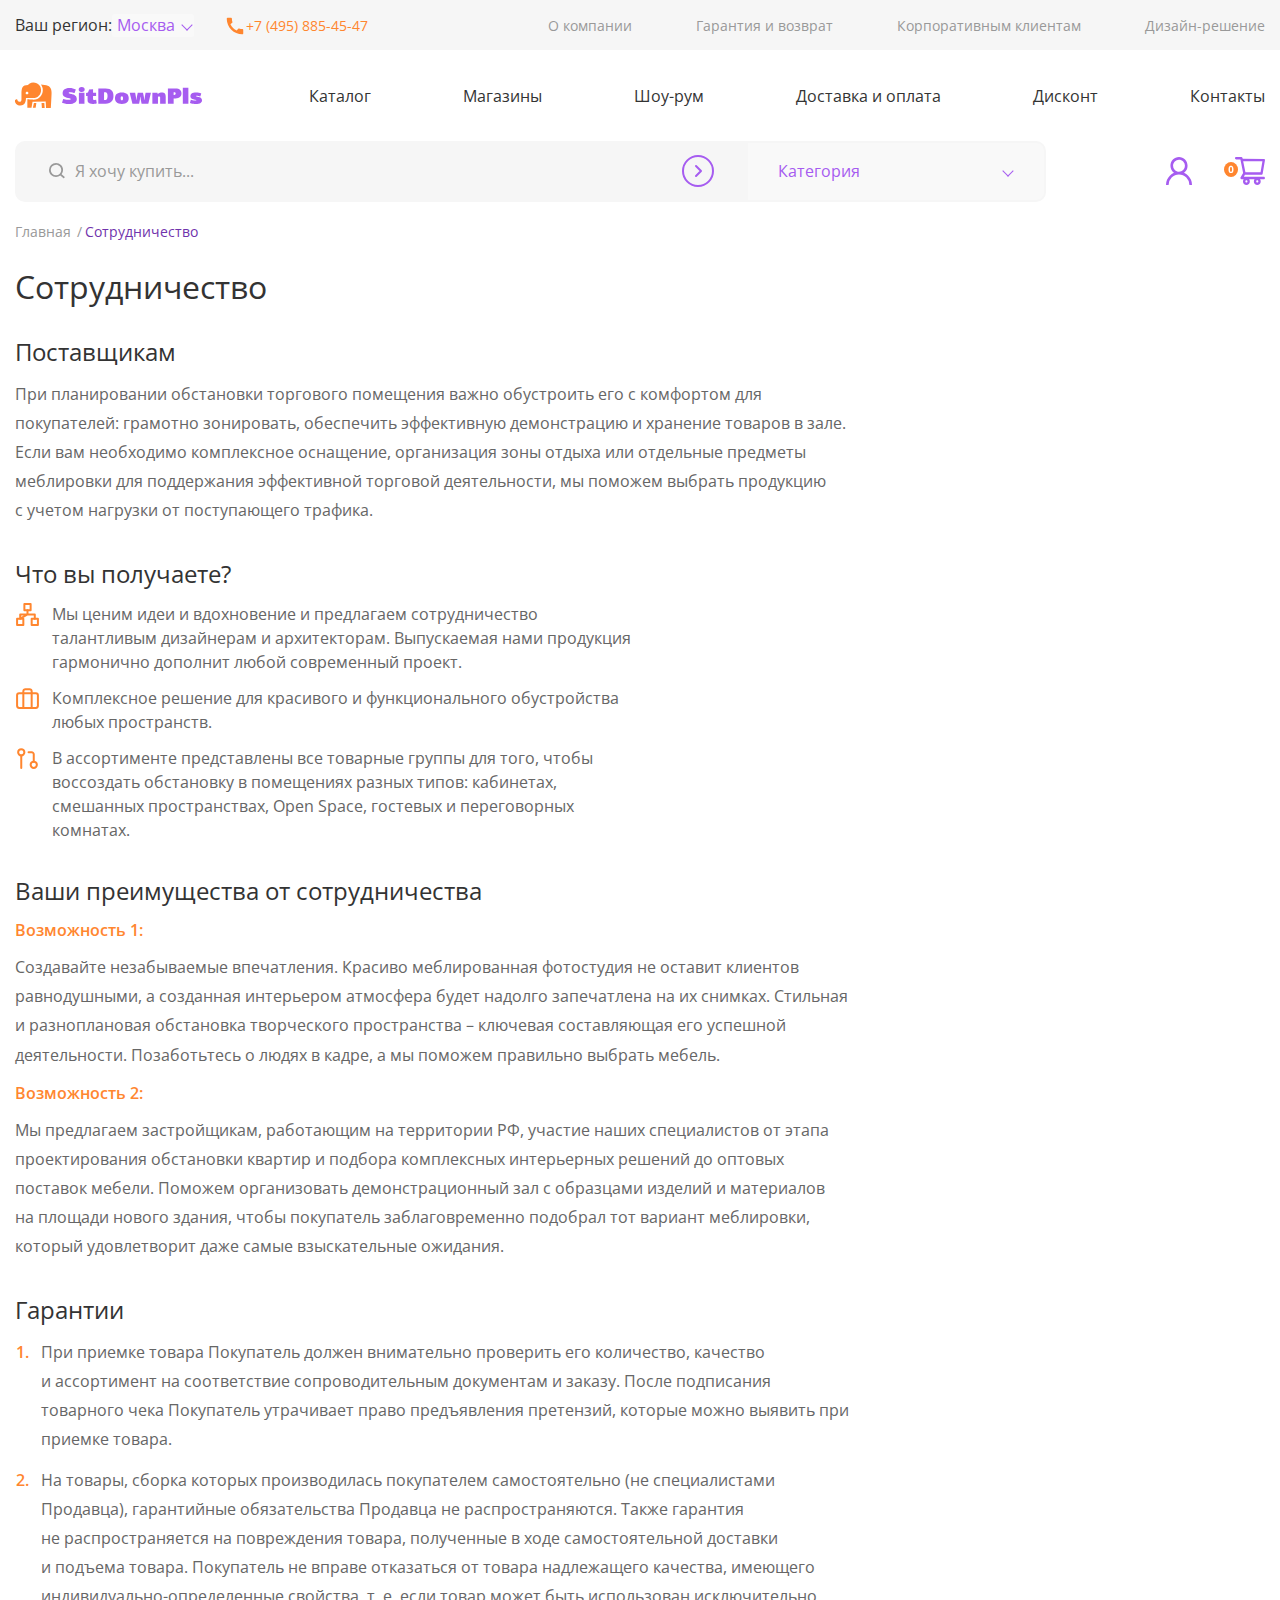
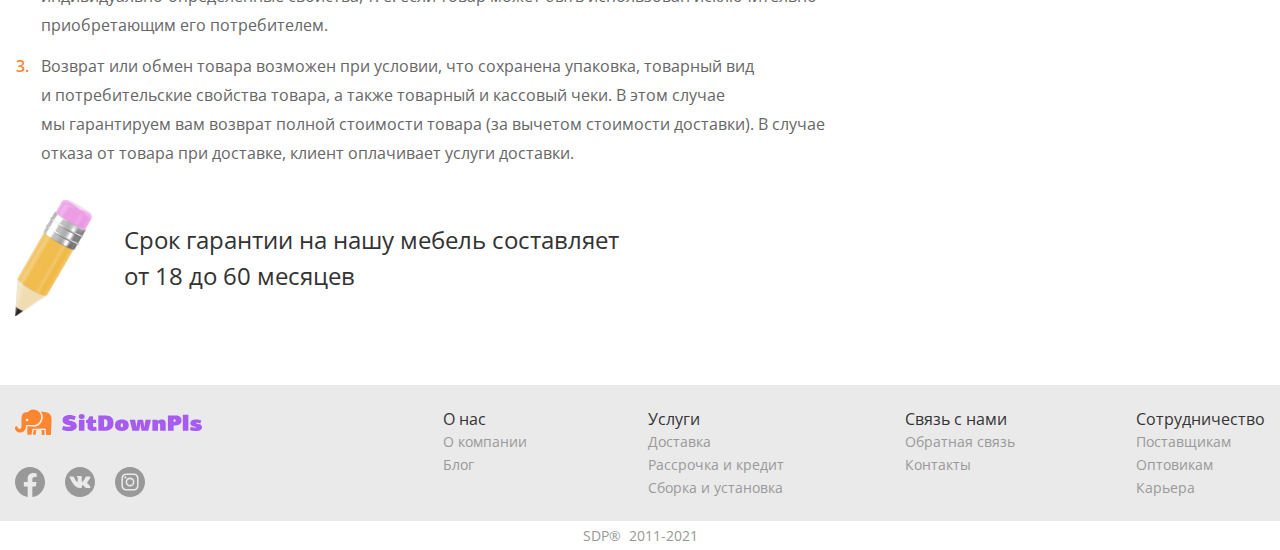
<file: cooperation.html>
<!DOCTYPE html>
<html lang="ru" class="page">

<head>
  <meta charset="UTF-8">
  <meta name="viewport" content="width=device-width, initial-scale=1.0">
  <link rel="icon" href="favicon.svg" type="image/svg+xml">
  <meta http-equiv="X-UA-Compatible" content="ie=edge">
  <meta name="theme-color" content="#111111">
  <title>SitDownPls</title>
  <link rel="preload" href="fonts/OpenSansRegular.woff2" as="font" type="font/woff2" crossorigin>
  <link rel="preload" href="fonts/OpenSansSemiBold.woff2" as="font" type="font/woff2" crossorigin>
  <link rel="preload" href="fonts/OpenSansBold.woff2" as="font" type="font/woff2" crossorigin>
  <link rel="preload" href="fonts/PlayfairDisplayBlack.woff2" as="font" type="font/woff2" crossorigin>
  <link rel="stylesheet" href="css/vendor.css">
  <link rel="stylesheet" href="css/main.css">
  <link rel="stylesheet" href="css/main-catalog.css">
  <script defer src="js/main.js"></script>
</head>

<body class="page__body">
  <div class="site-container">
    <header class="header">
  <div class="header__container">
    <div class="container">
      <div class="header__top">
        <div class="header__top-left">
          <a href="#" class="header__link header__link--three"><img loading="lazy" src="img/logo.svg"
              class="header__logo" width="187" height="27" alt="Логотип"></a>
          <div class="header__top-select">
            <label class="header__label" for="header-top-select">Ваш регион:</label>
            <select name="Регион" class="header__top-choices" id="header-top-select">
              <option value="Москва">Москва</option>
              <option value="Казань">Казань</option>
              <option value="Уфа">Уфа</option>
              <option value="Пермь">Пермь</option>
            </select>
          </div>
          <a href="tel:+74958854547" class="header__phone">
            <svg class="">
              <use xlink:href="img/sprite.svg#call"></use>
            </svg>
            <span class="header__number">+7 (495) 885-45-47</span>
          </a>
        </div>
        <div class="header__top-right">
          <ul class="list-reset header__submeny">
            <li class="header__sub-item"><a href="#" class="header__sub-link">О компании<span></span></a></li>
            <li class="header__sub-item"><a href="#" class="header__sub-link">Гарантия и возврат<span></span></a></li>
            <li class="header__sub-item"><a href="#" class="header__sub-link">Корпоративным клиентам<span></span></a>
            </li>
            <li class="header__sub-item"><a href="#" class="header__sub-link">Дизайн-решение<span></span></a></li>
          </ul>
          <div class="header__small-menu">
            <button class="burger" aria-label="Открыть меню" aria-expanded="false" data-burger>
              <span class="burger__line"></span>
            </button>
            <a href="#" class="header__link header__link--two"><img loading="lazy" src="img/logo.svg"
                class="header__logo" width="187" height="27" alt="Логотип"></a>
            <div class="header__lk header__lk--top">
              <button class="btn-reset header__user">
                <svg>
                  <use xlink:href="img/sprite.svg#user"></use>
                </svg>
              </button>
              <button class="btn-reset header__shopping-cart">
                <svg width="41" height="28" viewBox="0 0 41 28" fill="none" xmlns="http://www.w3.org/2000/svg">
                  <g clip-path="url(#clip0_664_1458)">
                    <path class="path-2"
                      d="M39.8162 19.8503H19.902L20.9019 17.7365L37.5154 17.7052C38.0772 17.7052 38.5588 17.2887 38.6591 16.7125L40.9599 3.34598C41.0201 2.99541 40.9298 2.63444 40.7091 2.36023C40.6 2.22528 40.4639 2.11658 40.3103 2.04166C40.1567 1.96674 39.9892 1.9274 39.8195 1.92637L18.6848 1.85348L18.5042 0.971861C18.3905 0.40957 17.9022 0 17.3471 0H12.1805C11.8674 0 11.5671 0.129087 11.3458 0.358864C11.1244 0.588641 11 0.900285 11 1.22524C11 1.55019 11.1244 1.86184 11.3458 2.09161C11.5671 2.32139 11.8674 2.45048 12.1805 2.45048H16.3907L17.1799 6.34486L19.1228 16.1086L16.6214 20.3466C16.4915 20.5286 16.4133 20.7446 16.3956 20.9704C16.3778 21.1961 16.4213 21.4225 16.5211 21.6239C16.7218 22.0369 17.1264 22.2973 17.5745 22.2973H19.6746C19.2269 22.9145 18.9851 23.6662 18.9857 24.4388C18.9857 26.4034 20.524 28 22.4168 28C24.3096 28 25.8478 26.4034 25.8478 24.4388C25.8478 23.6648 25.6004 22.9116 25.159 22.2973H30.5463C30.0986 22.9145 29.8568 23.6662 29.8574 24.4388C29.8574 26.4034 31.3957 28 33.2885 28C35.1812 28 36.7195 26.4034 36.7195 24.4388C36.7195 23.6648 36.4721 22.9116 36.0307 22.2973H39.8195C40.4683 22.2973 41 21.7489 41 21.072C40.9981 20.7474 40.8725 20.4368 40.6507 20.2079C40.4289 19.979 40.1289 19.8504 39.8162 19.8503ZM19.1763 4.26925L38.4317 4.33519L36.5456 15.2964L21.4202 15.3242L19.1763 4.26925ZM22.4168 25.5356C21.8349 25.5356 21.36 25.0428 21.36 24.4388C21.36 23.8349 21.8349 23.342 22.4168 23.342C22.9987 23.342 23.4735 23.8349 23.4735 24.4388C23.4735 24.7297 23.3622 25.0087 23.164 25.2144C22.9658 25.4201 22.6971 25.5356 22.4168 25.5356ZM33.2885 25.5356C32.7066 25.5356 32.2317 25.0428 32.2317 24.4388C32.2317 23.8349 32.7066 23.342 33.2885 23.342C33.8704 23.342 34.3452 23.8349 34.3452 24.4388C34.3452 24.7297 34.2339 25.0087 34.0357 25.2144C33.8375 25.4201 33.5687 25.5356 33.2885 25.5356Z"
                      fill="#A65CF0" />
                    <ellipse cx="7" cy="12.5" rx="7" ry="7.5" fill="#FF862F" />
                    <path
                      d="M9.49023 12.4307C9.49023 13.0068 9.44466 13.5212 9.35352 13.9736C9.26562 14.4261 9.1224 14.8102 8.92383 15.126C8.72852 15.4417 8.47135 15.6826 8.15234 15.8486C7.83333 16.0146 7.44596 16.0977 6.99023 16.0977C6.41732 16.0977 5.94694 15.9528 5.5791 15.6631C5.21126 15.3701 4.93945 14.9502 4.76367 14.4033C4.58789 13.8532 4.5 13.1956 4.5 12.4307C4.5 11.6592 4.57975 11 4.73926 10.4531C4.90202 9.90299 5.16569 9.48145 5.53027 9.18848C5.89486 8.89551 6.38151 8.74902 6.99023 8.74902C7.5599 8.74902 8.02865 8.89551 8.39648 9.18848C8.76758 9.47819 9.04264 9.89811 9.22168 10.4482C9.40072 10.9951 9.49023 11.6559 9.49023 12.4307ZM5.99902 12.4307C5.99902 12.9743 6.02832 13.4284 6.08691 13.793C6.14876 14.1543 6.2513 14.4261 6.39453 14.6084C6.53776 14.7907 6.73633 14.8818 6.99023 14.8818C7.24089 14.8818 7.43783 14.7923 7.58105 14.6133C7.72754 14.431 7.83171 14.1592 7.89355 13.7979C7.9554 13.4333 7.98633 12.9775 7.98633 12.4307C7.98633 11.887 7.9554 11.4329 7.89355 11.0684C7.83171 10.7038 7.72754 10.4303 7.58105 10.248C7.43783 10.0625 7.24089 9.96973 6.99023 9.96973C6.73633 9.96973 6.53776 10.0625 6.39453 10.248C6.2513 10.4303 6.14876 10.7038 6.08691 11.0684C6.02832 11.4329 5.99902 11.887 5.99902 12.4307Z"
                      fill="white" />
                  </g>
                  <defs>
                    <clipPath id="clip0_664_1458">
                      <rect width="41" height="28" fill="white" />
                    </clipPath>
                  </defs>
                </svg>
              </button>
            </div>
          </div>
        </div>
      </div>
    </div>
  </div>
  <div class="container">
    <div class="header__middle">
      <a href="index.html" class="header__link"><img loading="lazy" src="img/logo.svg" class="header__logo" width="187"
          height="27" alt="Логотип"></a>
      <nav class="nav" title="Меню" data-menu>
        <ul class="list-reset nav__list">
          <li class="nav__item"><a href="catalog.html" class="nav__link">Каталог<span></span></a></li>
          <li class="nav__item"><a href="#" class="nav__link">Магазины<span></span></a></li>
          <li class="nav__item"><a href="#" class="nav__link">Шоу-рум<span></span></a></li>
          <li class="nav__item"><a href="#" class="nav__link">Доставка и оплата<span></span></a></li>
          <li class="nav__item"><a href="#" class="nav__link">Дисконт<span></span></a></li>
          <li class="nav__item"><a href="#" class="nav__link">Контакты<span></span></a></li>
        </ul>
        <ul class="list-reset header__submeny header__submeny--two">
          <li class="header__sub-item"><a href="#" class="header__sub-link">О компании<span></span></a></li>
          <li class="header__sub-item"><a href="#" class="header__sub-link">Гарантия и возврат<span></span></a></li>
          <li class="header__sub-item"><a href="#" class="header__sub-link">Корпоративным клиентам<span></span></a>
          </li>
          <li class="header__sub-item"><a href="#" class="header__sub-link">Дизайн-решение<span></span></a></li>
        </ul>
      </nav>
    </div>
  </div>
  <div class="container">
    <div class="header__bottom">
      <div class="header__search">
        <div class="search-wrapper">
          <input class="search" type="search" placeholder="Я хочу купить...">
          <svg class="" width="20" height="20">
            <use xlink:href="img/sprite.svg#search"></use>
          </svg>
          <button class="btn-reset search__btn">
            <svg width="32" height="32" viewBox="0 0 32 32" fill="none" xmlns="http://www.w3.org/2000/svg">
              <g clip-path="url(#clip0_52773_756)">
                <circle cx="16" cy="16" r="15" stroke="#A65CF0" stroke-width="2" fill="transparent" />
                <path d="M14 11L19 16L14 21" stroke="#A65CF0" stroke-width="2" stroke-linecap="round"
                  stroke-linejoin="round" />
              </g>
              <defs>
                <clipPath id="clip0_52773_756">
                  <rect width="32" height="32" fill="white" />
                </clipPath>
              </defs>
            </svg>
          </button>
        </div>
        <div class="header__select">
          <select name="Категории" class="header__bottom-choices" id="header-select">
            <option value="">Категория</option>
            <option value="Диваны">Диваны</option>
            <option value="Кресла">Кресла</option>
            <option value="Пуфы">Пуфы</option>
            <option value="Кровати">Кровати</option>
            <option value="Тумбы">Тумбы</option>
            <option value="Комоды">Комоды</option>
            <option value="Стулья">Стулья</option>
            <option value="Столы">Столы</option>
            <option value="Аксессуары">Аксессуары</option>
          </select>
        </div>
      </div>
      <div class="header__lk header__lk--bottom">
        <button class="btn-reset header__user">
          <svg class="">
            <use xlink:href="img/sprite.svg#user"></use>
          </svg>
        </button>
        <button class="btn-reset header__shopping-cart">
          <svg width="41" height="28" viewBox="0 0 41 28" fill="none" xmlns="http://www.w3.org/2000/svg">
            <g clip-path="url(#clip0_664_1458)">
              <path class="path-2"
                d="M39.8162 19.8503H19.902L20.9019 17.7365L37.5154 17.7052C38.0772 17.7052 38.5588 17.2887 38.6591 16.7125L40.9599 3.34598C41.0201 2.99541 40.9298 2.63444 40.7091 2.36023C40.6 2.22528 40.4639 2.11658 40.3103 2.04166C40.1567 1.96674 39.9892 1.9274 39.8195 1.92637L18.6848 1.85348L18.5042 0.971861C18.3905 0.40957 17.9022 0 17.3471 0H12.1805C11.8674 0 11.5671 0.129087 11.3458 0.358864C11.1244 0.588641 11 0.900285 11 1.22524C11 1.55019 11.1244 1.86184 11.3458 2.09161C11.5671 2.32139 11.8674 2.45048 12.1805 2.45048H16.3907L17.1799 6.34486L19.1228 16.1086L16.6214 20.3466C16.4915 20.5286 16.4133 20.7446 16.3956 20.9704C16.3778 21.1961 16.4213 21.4225 16.5211 21.6239C16.7218 22.0369 17.1264 22.2973 17.5745 22.2973H19.6746C19.2269 22.9145 18.9851 23.6662 18.9857 24.4388C18.9857 26.4034 20.524 28 22.4168 28C24.3096 28 25.8478 26.4034 25.8478 24.4388C25.8478 23.6648 25.6004 22.9116 25.159 22.2973H30.5463C30.0986 22.9145 29.8568 23.6662 29.8574 24.4388C29.8574 26.4034 31.3957 28 33.2885 28C35.1812 28 36.7195 26.4034 36.7195 24.4388C36.7195 23.6648 36.4721 22.9116 36.0307 22.2973H39.8195C40.4683 22.2973 41 21.7489 41 21.072C40.9981 20.7474 40.8725 20.4368 40.6507 20.2079C40.4289 19.979 40.1289 19.8504 39.8162 19.8503ZM19.1763 4.26925L38.4317 4.33519L36.5456 15.2964L21.4202 15.3242L19.1763 4.26925ZM22.4168 25.5356C21.8349 25.5356 21.36 25.0428 21.36 24.4388C21.36 23.8349 21.8349 23.342 22.4168 23.342C22.9987 23.342 23.4735 23.8349 23.4735 24.4388C23.4735 24.7297 23.3622 25.0087 23.164 25.2144C22.9658 25.4201 22.6971 25.5356 22.4168 25.5356ZM33.2885 25.5356C32.7066 25.5356 32.2317 25.0428 32.2317 24.4388C32.2317 23.8349 32.7066 23.342 33.2885 23.342C33.8704 23.342 34.3452 23.8349 34.3452 24.4388C34.3452 24.7297 34.2339 25.0087 34.0357 25.2144C33.8375 25.4201 33.5687 25.5356 33.2885 25.5356Z"
                fill="#A65CF0" />
              <ellipse cx="7" cy="12.5" rx="7" ry="7.5" fill="#FF862F" />
              <path
                d="M9.49023 12.4307C9.49023 13.0068 9.44466 13.5212 9.35352 13.9736C9.26562 14.4261 9.1224 14.8102 8.92383 15.126C8.72852 15.4417 8.47135 15.6826 8.15234 15.8486C7.83333 16.0146 7.44596 16.0977 6.99023 16.0977C6.41732 16.0977 5.94694 15.9528 5.5791 15.6631C5.21126 15.3701 4.93945 14.9502 4.76367 14.4033C4.58789 13.8532 4.5 13.1956 4.5 12.4307C4.5 11.6592 4.57975 11 4.73926 10.4531C4.90202 9.90299 5.16569 9.48145 5.53027 9.18848C5.89486 8.89551 6.38151 8.74902 6.99023 8.74902C7.5599 8.74902 8.02865 8.89551 8.39648 9.18848C8.76758 9.47819 9.04264 9.89811 9.22168 10.4482C9.40072 10.9951 9.49023 11.6559 9.49023 12.4307ZM5.99902 12.4307C5.99902 12.9743 6.02832 13.4284 6.08691 13.793C6.14876 14.1543 6.2513 14.4261 6.39453 14.6084C6.53776 14.7907 6.73633 14.8818 6.99023 14.8818C7.24089 14.8818 7.43783 14.7923 7.58105 14.6133C7.72754 14.431 7.83171 14.1592 7.89355 13.7979C7.9554 13.4333 7.98633 12.9775 7.98633 12.4307C7.98633 11.887 7.9554 11.4329 7.89355 11.0684C7.83171 10.7038 7.72754 10.4303 7.58105 10.248C7.43783 10.0625 7.24089 9.96973 6.99023 9.96973C6.73633 9.96973 6.53776 10.0625 6.39453 10.248C6.2513 10.4303 6.14876 10.7038 6.08691 11.0684C6.02832 11.4329 5.99902 11.887 5.99902 12.4307Z"
                fill="white" />
            </g>
            <defs>
              <clipPath id="clip0_664_1458">
                <rect width="41" height="28" fill="white" />
              </clipPath>
            </defs>
          </svg>
        </button>
      </div>
    </div>
  </div>
</header>
    <main class="main">
      <section class="breadcrumps">
  <div class="container">
    <ul class="list-reset breadcrumps__list">
      <li class="breadcrumps__item"><a class="breadcrumps__link" href="index.html">Главная</a></li>
      <li class="breadcrumps__item"><a class="breadcrumps__link breadcrumps__link--active" href="#">Сотрудничество</a>
      </li>
    </ul>
  </div>
</section>
      <section class="suppliers">
  <div class="container">
    <h2 class="section-title suppliers__title">Сотрудничество</h2>
    <section class="suppliers__offset">
      <h3 class="suppliers__subtitle">Поставщикам</h3>
      <p class="suppliers__descr">При планировании обстановки торгового помещения важно обустроить его с комфортом для
        покупателей: грамотно зонировать, обеспечить эффективную демонстрацию и хранение товаров в зале. Если вам
        необходимо комплексное оснащение, организация зоны отдыха или отдельные предметы меблировки для поддержания
        эффективной торговой деятельности, мы поможем выбрать продукцию с учетом нагрузки от поступающего трафика.</p>
    </section>
    <section class="suppliers__offset">
      <h3 class="suppliers__subtitle">Что вы получаете?</h3>
      <ul class="list-reset suppliers__list">
        <li class="suppliers__item suppliers__item--first">
          <p class="suppliers__descr">Мы ценим идеи и вдохновение и предлагаем сотрудничество талантливым дизайнерам и
            архитекторам. Выпускаемая нами продукция гармонично дополнит любой современный проект.</p>
        </li>
        <li class="suppliers__item suppliers__item--two">
          <p class="suppliers__descr">Комплексное решение для красивого и функционального обустройства любых
            пространств.
          </p>
        </li>
        <li class="suppliers__item suppliers__item--three">
          <p class="suppliers__descr">В ассортименте представлены все товарные группы для того, чтобы воссоздать
            обстановку в помещениях разных типов: кабинетах, смешанных пространствах, Open Space, гостевых и
            переговорных
            комнатах.</p>
        </li>
      </ul>
    </section>
    <section class="suppliers__offset">
      <h3 class="suppliers__subtitle suppliers__subtitle--small">Ваши преимущества от сотрудничества</h3>
      <ul class="list-reset suppliers__list">
        <li class="suppliers__items">
          <div class="suppliers__name">Возможность 1:</div>
          <p class="suppliers__descr">Создавайте незабываемые впечатления. Красиво меблированная фотостудия не оставит
            клиентов равнодушными, а созданная интерьером атмосфера будет надолго запечатлена на их снимках. Стильная и
            разноплановая обстановка творческого пространства – ключевая составляющая его успешной деятельности.
            Позаботьтесь о людях в кадре, а мы поможем правильно выбрать мебель.</p>
        </li>
        <li class="suppliers__items">
          <div class="suppliers__name">Возможность 2:</div>
          <p class="suppliers__descr">Мы предлагаем застройщикам, работающим на территории РФ, участие наших
            специалистов
            от этапа проектирования обстановки квартир и подбора комплексных интерьерных решений до оптовых поставок
            мебели. Поможем организовать демонстрационный зал с образцами изделий и материалов на площади нового здания,
            чтобы покупатель заблаговременно подобрал тот вариант меблировки, который удовлетворит даже самые
            взыскательные ожидания.</p>
        </li>
      </ul>
    </section>
    <section class="suppliers__offset">
      <h3 class="suppliers__subtitle">Гарантии</h3>
      <ol class="suppliers__list-ol">
        <li class="suppliers__items">
          <p class="suppliers__descr">При приемке товара Покупатель должен внимательно проверить его количество,
            качество
            и ассортимент на соответствие сопроводительным документам и заказу. После подписания товарного чека
            Покупатель
            утрачивает право предъявления претензий, которые можно выявить при приемке товара.</p>
        </li>
        <li class="suppliers__items">
          <p class="suppliers__descr">На товары, сборка которых производилась покупателем самостоятельно (не
            специалистами
            Продавца), гарантийные обязательства Продавца не распространяются. Также гарантия не распространяется на
            повреждения товара, полученные в ходе самостоятельной доставки и подъема товара. Покупатель не вправе
            отказаться от товара надлежащего качества, имеющего индивидуально-определенные свойства, т. е. если товар
            может
            быть использован исключительно приобретающим его потребителем.</p>
        </li>
        <li class="suppliers__items">
          <p class="suppliers__descr">Возврат или обмен товара возможен при условии, что сохранена упаковка, товарный
            вид
            и потребительские свойства товара, а также товарный и кассовый чеки. В этом случае мы гарантируем вам
            возврат
            полной стоимости товара (за вычетом стоимости доставки). В случае отказа от товара при доставке, клиент
            оплачивает услуги доставки.</p>
        </li>
      </ol>
    </section>
    <div class="suppliers__block">
      <p class="suppliers__text">Срок гарантии на нашу мебель составляет от 18 до 60 месяцев</p>
    </div>
  </div>
</section>
    </main>
    <footer class="footer">
  <div class="footer__top">
    <div class="container footer__content">
      <div class="footer__left">
        <a href="index.html" class="footer__link"><img loading="lazy" src="img/logo.svg" class="image" width="187"
            height="27" alt="Логотип"></a>
        <ul class="list-reset social">
          <li class="social__item">
            <a href="#" target="_blank" class="social__link social__link--fb" aria-label="Наша страничка в Фейсбуке">
              <svg class="">
                <use xlink:href="img/sprite.svg#fb"></use>
              </svg>
            </a>
          </li>
          <li class="social__item">
            <a href="#" target="_blank" class="social__link social__link--vk" aria-label="Наша страничка во Вконтакте">
              <svg class="">
                <use xlink:href="img/sprite.svg#vk"></use>
              </svg>
            </a>
          </li>
          <li class="social__item">
            <a href="#" target="_blank" class="social__link social__link--in" aria-label="Наша страничка в Инстаграмме">
              <svg class="">
                <use xlink:href="img/sprite.svg#in"></use>
              </svg>
            </a>
          </li>
        </ul>
      </div>
      <div class="footer__right">
        <ul class="list-reset footer__list">
          <li class="footer__item">
            <h3 class="footer__subtitle">О нас</h3>
            <ul class="list-reset footer__links">
              <li class="footer__subitem"><a href="#" class="footer__sublink">О компании<span></span></a></li>
              <li class="footer__subitem"><a href="#" class="footer__sublink">Блог<span></span></a></li>
            </ul>
          </li>
          <li class="footer__item">
            <h3 class="footer__subtitle">Услуги</h3>
            <ul class="list-reset footer__links">
              <li class="footer__subitem"><a href="#" class="footer__sublink">Доставка<span></span></a></li>
              <li class="footer__subitem"><a href="#" class="footer__sublink">Рассрочка и кредит<span></span></a></li>
              <li class="footer__subitem"><a href="#" class="footer__sublink">Сборка и установка<span></span></a></li>
            </ul>
          </li>
          <li class="footer__item">
            <h3 class="footer__subtitle">Связь с нами</h3>
            <ul class="list-reset footer__links">
              <li class="footer__subitem"><a href="#" class="footer__sublink">Обратная связь<span></span></a></li>
              <li class="footer__subitem"><a href="#" class="footer__sublink">Контакты<span></span></a></li>
            </ul>
          </li>
          <li class="footer__item">
            <h3 class="footer__subtitle">Сотрудничество</h3>
            <ul class="list-reset footer__links">
              <li class="footer__subitem"><a href="cooperation.html"
                  class="footer__sublink">Поставщикам<span></span></a></li>
              <li class="footer__subitem"><a href="#" class="footer__sublink">Оптовикам<span></span></a></li>
              <li class="footer__subitem"><a href="#" class="footer__sublink">Карьера<span></span></a></li>
            </ul>
          </li>
        </ul>
      </div>
    </div>
  </div>
  <div class="footer__bottom">
    <div class="container footer__box">
      <span class="footer__copyrite">SDP®  2011-2021</span>
    </div>
  </div>
</footer>
  </div>
</body>

</html>
</file>
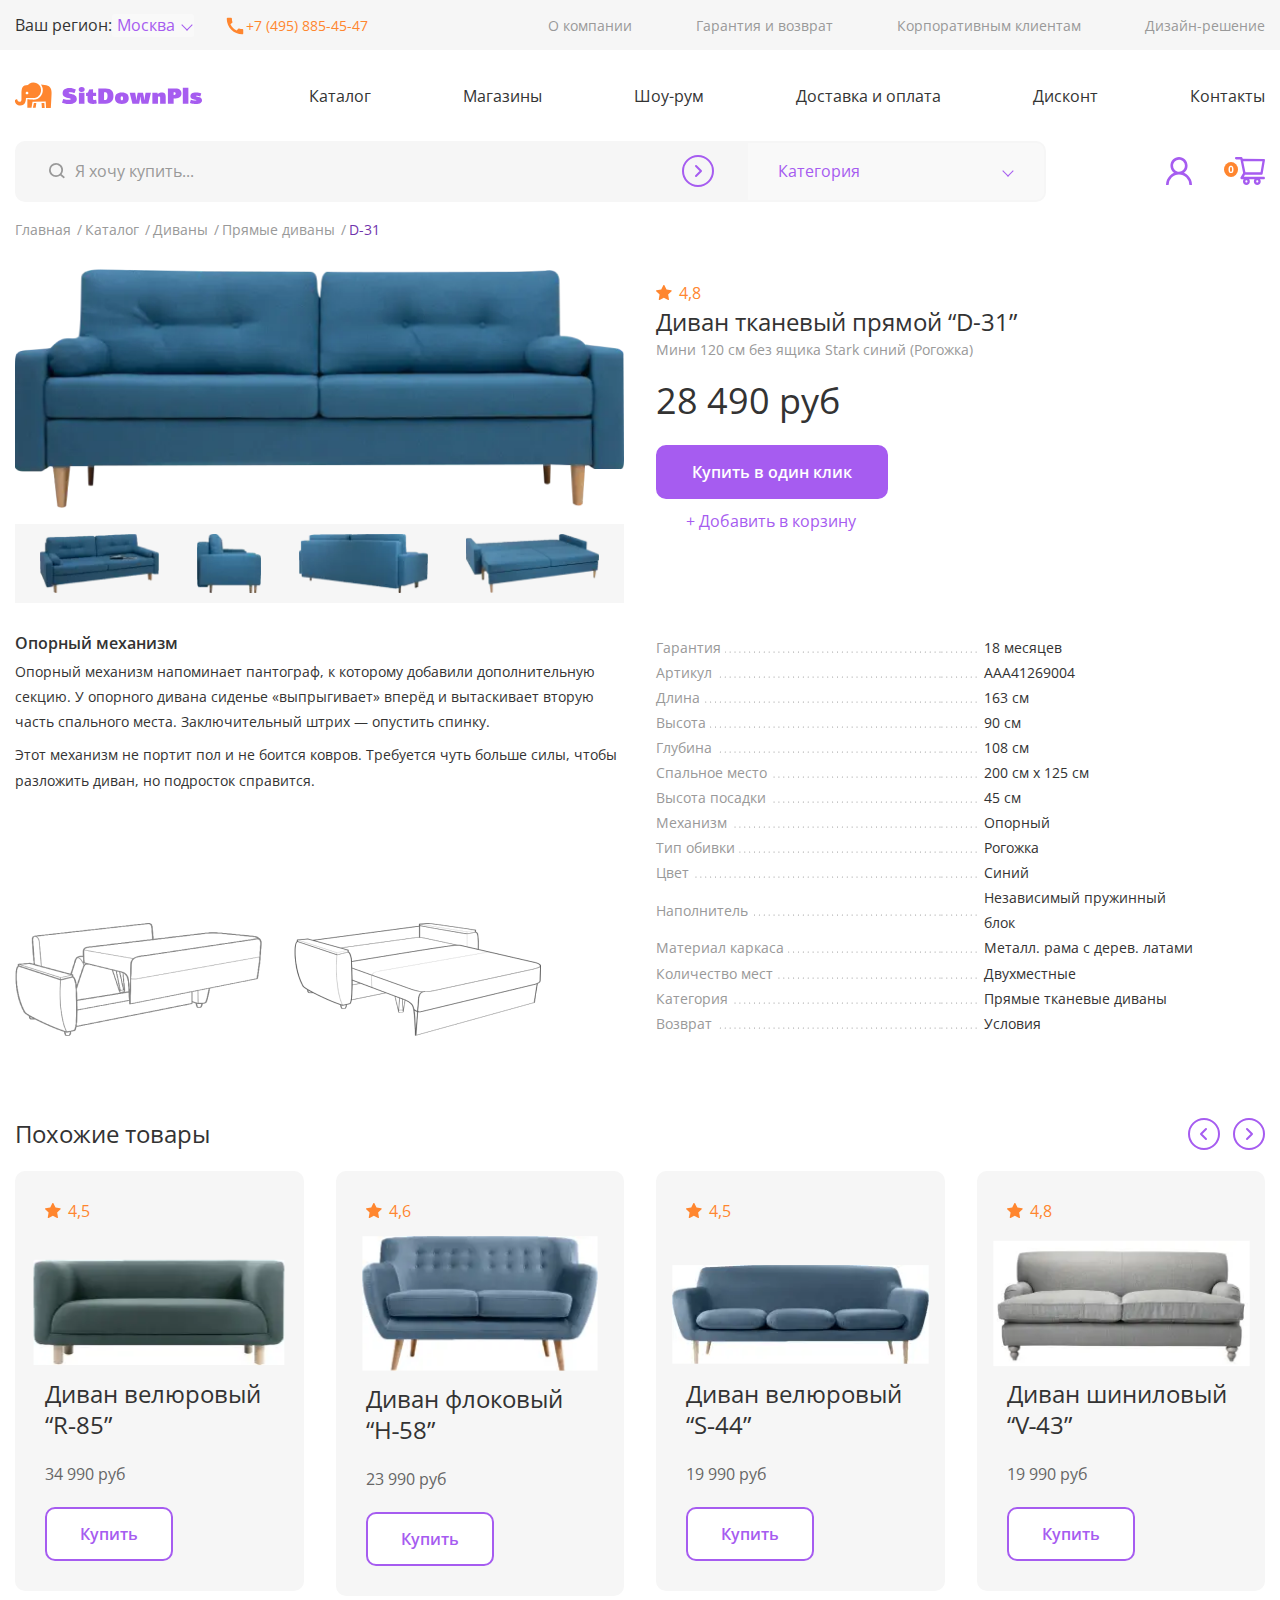
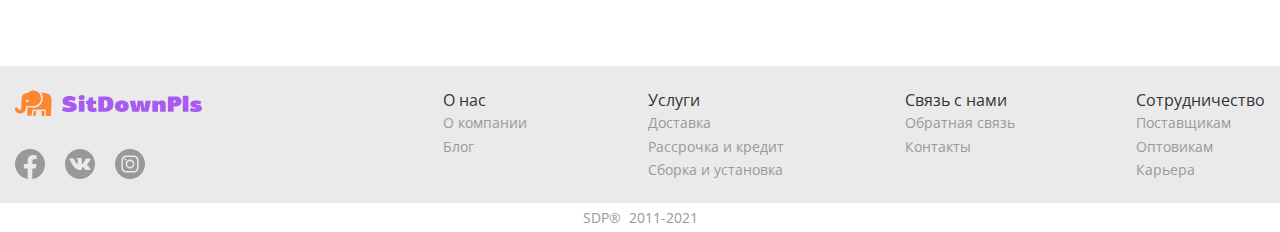
<file: sofa-d-31.html>
<!DOCTYPE html>
<html lang="ru" class="page">

<head>
  <meta charset="UTF-8">
  <meta name="viewport" content="width=device-width, initial-scale=1.0">
  <link rel="icon" href="favicon.svg" type="image/svg+xml">
  <meta http-equiv="X-UA-Compatible" content="ie=edge">
  <meta name="theme-color" content="#111111">
  <title>SitDownPls</title>
  <link rel="preload" href="fonts/OpenSansRegular.woff2" as="font" type="font/woff2" crossorigin>
  <link rel="preload" href="fonts/OpenSansSemiBold.woff2" as="font" type="font/woff2" crossorigin>
  <link rel="preload" href="fonts/OpenSansBold.woff2" as="font" type="font/woff2" crossorigin>
  <link rel="preload" href="fonts/PlayfairDisplayBlack.woff2" as="font" type="font/woff2" crossorigin>
  <link rel="stylesheet" href="css/vendor.css">
  <link rel="stylesheet" href="css/main.css">
  <link rel="stylesheet" href="css/main-product.css">
  <script defer src="js/main.js"></script>
</head>

<body class="page__body">
  <div class="site-container">
    <header class="header">
  <div class="header__container">
    <div class="container">
      <div class="header__top">
        <div class="header__top-left">
          <a href="#" class="header__link header__link--three"><img loading="lazy" src="img/logo.svg"
              class="header__logo" width="187" height="27" alt="Логотип"></a>
          <div class="header__top-select">
            <label class="header__label" for="header-top-select">Ваш регион:</label>
            <select name="Регион" class="header__top-choices" id="header-top-select">
              <option value="Москва">Москва</option>
              <option value="Казань">Казань</option>
              <option value="Уфа">Уфа</option>
              <option value="Пермь">Пермь</option>
            </select>
          </div>
          <a href="tel:+74958854547" class="header__phone">
            <svg class="">
              <use xlink:href="img/sprite.svg#call"></use>
            </svg>
            <span class="header__number">+7 (495) 885-45-47</span>
          </a>
        </div>
        <div class="header__top-right">
          <ul class="list-reset header__submeny">
            <li class="header__sub-item"><a href="#" class="header__sub-link">О компании<span></span></a></li>
            <li class="header__sub-item"><a href="#" class="header__sub-link">Гарантия и возврат<span></span></a></li>
            <li class="header__sub-item"><a href="#" class="header__sub-link">Корпоративным клиентам<span></span></a>
            </li>
            <li class="header__sub-item"><a href="#" class="header__sub-link">Дизайн-решение<span></span></a></li>
          </ul>
          <div class="header__small-menu">
            <button class="burger" aria-label="Открыть меню" aria-expanded="false" data-burger>
              <span class="burger__line"></span>
            </button>
            <a href="#" class="header__link header__link--two"><img loading="lazy" src="img/logo.svg"
                class="header__logo" width="187" height="27" alt="Логотип"></a>
            <div class="header__lk header__lk--top">
              <button class="btn-reset header__user">
                <svg>
                  <use xlink:href="img/sprite.svg#user"></use>
                </svg>
              </button>
              <button class="btn-reset header__shopping-cart">
                <svg width="41" height="28" viewBox="0 0 41 28" fill="none" xmlns="http://www.w3.org/2000/svg">
                  <g clip-path="url(#clip0_664_1458)">
                    <path class="path-2"
                      d="M39.8162 19.8503H19.902L20.9019 17.7365L37.5154 17.7052C38.0772 17.7052 38.5588 17.2887 38.6591 16.7125L40.9599 3.34598C41.0201 2.99541 40.9298 2.63444 40.7091 2.36023C40.6 2.22528 40.4639 2.11658 40.3103 2.04166C40.1567 1.96674 39.9892 1.9274 39.8195 1.92637L18.6848 1.85348L18.5042 0.971861C18.3905 0.40957 17.9022 0 17.3471 0H12.1805C11.8674 0 11.5671 0.129087 11.3458 0.358864C11.1244 0.588641 11 0.900285 11 1.22524C11 1.55019 11.1244 1.86184 11.3458 2.09161C11.5671 2.32139 11.8674 2.45048 12.1805 2.45048H16.3907L17.1799 6.34486L19.1228 16.1086L16.6214 20.3466C16.4915 20.5286 16.4133 20.7446 16.3956 20.9704C16.3778 21.1961 16.4213 21.4225 16.5211 21.6239C16.7218 22.0369 17.1264 22.2973 17.5745 22.2973H19.6746C19.2269 22.9145 18.9851 23.6662 18.9857 24.4388C18.9857 26.4034 20.524 28 22.4168 28C24.3096 28 25.8478 26.4034 25.8478 24.4388C25.8478 23.6648 25.6004 22.9116 25.159 22.2973H30.5463C30.0986 22.9145 29.8568 23.6662 29.8574 24.4388C29.8574 26.4034 31.3957 28 33.2885 28C35.1812 28 36.7195 26.4034 36.7195 24.4388C36.7195 23.6648 36.4721 22.9116 36.0307 22.2973H39.8195C40.4683 22.2973 41 21.7489 41 21.072C40.9981 20.7474 40.8725 20.4368 40.6507 20.2079C40.4289 19.979 40.1289 19.8504 39.8162 19.8503ZM19.1763 4.26925L38.4317 4.33519L36.5456 15.2964L21.4202 15.3242L19.1763 4.26925ZM22.4168 25.5356C21.8349 25.5356 21.36 25.0428 21.36 24.4388C21.36 23.8349 21.8349 23.342 22.4168 23.342C22.9987 23.342 23.4735 23.8349 23.4735 24.4388C23.4735 24.7297 23.3622 25.0087 23.164 25.2144C22.9658 25.4201 22.6971 25.5356 22.4168 25.5356ZM33.2885 25.5356C32.7066 25.5356 32.2317 25.0428 32.2317 24.4388C32.2317 23.8349 32.7066 23.342 33.2885 23.342C33.8704 23.342 34.3452 23.8349 34.3452 24.4388C34.3452 24.7297 34.2339 25.0087 34.0357 25.2144C33.8375 25.4201 33.5687 25.5356 33.2885 25.5356Z"
                      fill="#A65CF0" />
                    <ellipse cx="7" cy="12.5" rx="7" ry="7.5" fill="#FF862F" />
                    <path
                      d="M9.49023 12.4307C9.49023 13.0068 9.44466 13.5212 9.35352 13.9736C9.26562 14.4261 9.1224 14.8102 8.92383 15.126C8.72852 15.4417 8.47135 15.6826 8.15234 15.8486C7.83333 16.0146 7.44596 16.0977 6.99023 16.0977C6.41732 16.0977 5.94694 15.9528 5.5791 15.6631C5.21126 15.3701 4.93945 14.9502 4.76367 14.4033C4.58789 13.8532 4.5 13.1956 4.5 12.4307C4.5 11.6592 4.57975 11 4.73926 10.4531C4.90202 9.90299 5.16569 9.48145 5.53027 9.18848C5.89486 8.89551 6.38151 8.74902 6.99023 8.74902C7.5599 8.74902 8.02865 8.89551 8.39648 9.18848C8.76758 9.47819 9.04264 9.89811 9.22168 10.4482C9.40072 10.9951 9.49023 11.6559 9.49023 12.4307ZM5.99902 12.4307C5.99902 12.9743 6.02832 13.4284 6.08691 13.793C6.14876 14.1543 6.2513 14.4261 6.39453 14.6084C6.53776 14.7907 6.73633 14.8818 6.99023 14.8818C7.24089 14.8818 7.43783 14.7923 7.58105 14.6133C7.72754 14.431 7.83171 14.1592 7.89355 13.7979C7.9554 13.4333 7.98633 12.9775 7.98633 12.4307C7.98633 11.887 7.9554 11.4329 7.89355 11.0684C7.83171 10.7038 7.72754 10.4303 7.58105 10.248C7.43783 10.0625 7.24089 9.96973 6.99023 9.96973C6.73633 9.96973 6.53776 10.0625 6.39453 10.248C6.2513 10.4303 6.14876 10.7038 6.08691 11.0684C6.02832 11.4329 5.99902 11.887 5.99902 12.4307Z"
                      fill="white" />
                  </g>
                  <defs>
                    <clipPath id="clip0_664_1458">
                      <rect width="41" height="28" fill="white" />
                    </clipPath>
                  </defs>
                </svg>
              </button>
            </div>
          </div>
        </div>
      </div>
    </div>
  </div>
  <div class="container">
    <div class="header__middle">
      <a href="index.html" class="header__link"><img loading="lazy" src="img/logo.svg" class="header__logo" width="187"
          height="27" alt="Логотип"></a>
      <nav class="nav" title="Меню" data-menu>
        <ul class="list-reset nav__list">
          <li class="nav__item"><a href="catalog.html" class="nav__link">Каталог<span></span></a></li>
          <li class="nav__item"><a href="#" class="nav__link">Магазины<span></span></a></li>
          <li class="nav__item"><a href="#" class="nav__link">Шоу-рум<span></span></a></li>
          <li class="nav__item"><a href="#" class="nav__link">Доставка и оплата<span></span></a></li>
          <li class="nav__item"><a href="#" class="nav__link">Дисконт<span></span></a></li>
          <li class="nav__item"><a href="#" class="nav__link">Контакты<span></span></a></li>
        </ul>
        <ul class="list-reset header__submeny header__submeny--two">
          <li class="header__sub-item"><a href="#" class="header__sub-link">О компании<span></span></a></li>
          <li class="header__sub-item"><a href="#" class="header__sub-link">Гарантия и возврат<span></span></a></li>
          <li class="header__sub-item"><a href="#" class="header__sub-link">Корпоративным клиентам<span></span></a>
          </li>
          <li class="header__sub-item"><a href="#" class="header__sub-link">Дизайн-решение<span></span></a></li>
        </ul>
      </nav>
    </div>
  </div>
  <div class="container">
    <div class="header__bottom">
      <div class="header__search">
        <div class="search-wrapper">
          <input class="search" type="search" placeholder="Я хочу купить...">
          <svg class="" width="20" height="20">
            <use xlink:href="img/sprite.svg#search"></use>
          </svg>
          <button class="btn-reset search__btn">
            <svg width="32" height="32" viewBox="0 0 32 32" fill="none" xmlns="http://www.w3.org/2000/svg">
              <g clip-path="url(#clip0_52773_756)">
                <circle cx="16" cy="16" r="15" stroke="#A65CF0" stroke-width="2" fill="transparent" />
                <path d="M14 11L19 16L14 21" stroke="#A65CF0" stroke-width="2" stroke-linecap="round"
                  stroke-linejoin="round" />
              </g>
              <defs>
                <clipPath id="clip0_52773_756">
                  <rect width="32" height="32" fill="white" />
                </clipPath>
              </defs>
            </svg>
          </button>
        </div>
        <div class="header__select">
          <select name="Категории" class="header__bottom-choices" id="header-select">
            <option value="">Категория</option>
            <option value="Диваны">Диваны</option>
            <option value="Кресла">Кресла</option>
            <option value="Пуфы">Пуфы</option>
            <option value="Кровати">Кровати</option>
            <option value="Тумбы">Тумбы</option>
            <option value="Комоды">Комоды</option>
            <option value="Стулья">Стулья</option>
            <option value="Столы">Столы</option>
            <option value="Аксессуары">Аксессуары</option>
          </select>
        </div>
      </div>
      <div class="header__lk header__lk--bottom">
        <button class="btn-reset header__user">
          <svg class="">
            <use xlink:href="img/sprite.svg#user"></use>
          </svg>
        </button>
        <button class="btn-reset header__shopping-cart">
          <svg width="41" height="28" viewBox="0 0 41 28" fill="none" xmlns="http://www.w3.org/2000/svg">
            <g clip-path="url(#clip0_664_1458)">
              <path class="path-2"
                d="M39.8162 19.8503H19.902L20.9019 17.7365L37.5154 17.7052C38.0772 17.7052 38.5588 17.2887 38.6591 16.7125L40.9599 3.34598C41.0201 2.99541 40.9298 2.63444 40.7091 2.36023C40.6 2.22528 40.4639 2.11658 40.3103 2.04166C40.1567 1.96674 39.9892 1.9274 39.8195 1.92637L18.6848 1.85348L18.5042 0.971861C18.3905 0.40957 17.9022 0 17.3471 0H12.1805C11.8674 0 11.5671 0.129087 11.3458 0.358864C11.1244 0.588641 11 0.900285 11 1.22524C11 1.55019 11.1244 1.86184 11.3458 2.09161C11.5671 2.32139 11.8674 2.45048 12.1805 2.45048H16.3907L17.1799 6.34486L19.1228 16.1086L16.6214 20.3466C16.4915 20.5286 16.4133 20.7446 16.3956 20.9704C16.3778 21.1961 16.4213 21.4225 16.5211 21.6239C16.7218 22.0369 17.1264 22.2973 17.5745 22.2973H19.6746C19.2269 22.9145 18.9851 23.6662 18.9857 24.4388C18.9857 26.4034 20.524 28 22.4168 28C24.3096 28 25.8478 26.4034 25.8478 24.4388C25.8478 23.6648 25.6004 22.9116 25.159 22.2973H30.5463C30.0986 22.9145 29.8568 23.6662 29.8574 24.4388C29.8574 26.4034 31.3957 28 33.2885 28C35.1812 28 36.7195 26.4034 36.7195 24.4388C36.7195 23.6648 36.4721 22.9116 36.0307 22.2973H39.8195C40.4683 22.2973 41 21.7489 41 21.072C40.9981 20.7474 40.8725 20.4368 40.6507 20.2079C40.4289 19.979 40.1289 19.8504 39.8162 19.8503ZM19.1763 4.26925L38.4317 4.33519L36.5456 15.2964L21.4202 15.3242L19.1763 4.26925ZM22.4168 25.5356C21.8349 25.5356 21.36 25.0428 21.36 24.4388C21.36 23.8349 21.8349 23.342 22.4168 23.342C22.9987 23.342 23.4735 23.8349 23.4735 24.4388C23.4735 24.7297 23.3622 25.0087 23.164 25.2144C22.9658 25.4201 22.6971 25.5356 22.4168 25.5356ZM33.2885 25.5356C32.7066 25.5356 32.2317 25.0428 32.2317 24.4388C32.2317 23.8349 32.7066 23.342 33.2885 23.342C33.8704 23.342 34.3452 23.8349 34.3452 24.4388C34.3452 24.7297 34.2339 25.0087 34.0357 25.2144C33.8375 25.4201 33.5687 25.5356 33.2885 25.5356Z"
                fill="#A65CF0" />
              <ellipse cx="7" cy="12.5" rx="7" ry="7.5" fill="#FF862F" />
              <path
                d="M9.49023 12.4307C9.49023 13.0068 9.44466 13.5212 9.35352 13.9736C9.26562 14.4261 9.1224 14.8102 8.92383 15.126C8.72852 15.4417 8.47135 15.6826 8.15234 15.8486C7.83333 16.0146 7.44596 16.0977 6.99023 16.0977C6.41732 16.0977 5.94694 15.9528 5.5791 15.6631C5.21126 15.3701 4.93945 14.9502 4.76367 14.4033C4.58789 13.8532 4.5 13.1956 4.5 12.4307C4.5 11.6592 4.57975 11 4.73926 10.4531C4.90202 9.90299 5.16569 9.48145 5.53027 9.18848C5.89486 8.89551 6.38151 8.74902 6.99023 8.74902C7.5599 8.74902 8.02865 8.89551 8.39648 9.18848C8.76758 9.47819 9.04264 9.89811 9.22168 10.4482C9.40072 10.9951 9.49023 11.6559 9.49023 12.4307ZM5.99902 12.4307C5.99902 12.9743 6.02832 13.4284 6.08691 13.793C6.14876 14.1543 6.2513 14.4261 6.39453 14.6084C6.53776 14.7907 6.73633 14.8818 6.99023 14.8818C7.24089 14.8818 7.43783 14.7923 7.58105 14.6133C7.72754 14.431 7.83171 14.1592 7.89355 13.7979C7.9554 13.4333 7.98633 12.9775 7.98633 12.4307C7.98633 11.887 7.9554 11.4329 7.89355 11.0684C7.83171 10.7038 7.72754 10.4303 7.58105 10.248C7.43783 10.0625 7.24089 9.96973 6.99023 9.96973C6.73633 9.96973 6.53776 10.0625 6.39453 10.248C6.2513 10.4303 6.14876 10.7038 6.08691 11.0684C6.02832 11.4329 5.99902 11.887 5.99902 12.4307Z"
                fill="white" />
            </g>
            <defs>
              <clipPath id="clip0_664_1458">
                <rect width="41" height="28" fill="white" />
              </clipPath>
            </defs>
          </svg>
        </button>
      </div>
    </div>
  </div>
</header>
    <main class="main">
      <section class="breadcrumps">
  <div class="container">
    <ul class="list-reset breadcrumps__list">
      <li class="breadcrumps__item"><a class="breadcrumps__link" href="index.html">Главная</a></li>
      <li class="breadcrumps__item"><a class="breadcrumps__link" href="#">Каталог</a></li>
      <li class="breadcrumps__item"><a class="breadcrumps__link" href="#">Диваны</a></li>
      <li class="breadcrumps__item"><a class="breadcrumps__link" href="catalog.html">Прямые диваны</a></li>
      <li class="breadcrumps__item"><a class="breadcrumps__link breadcrumps__link--active">D-31</a></li>
    </ul>
  </div>
</section>
      <section class="product">
  <div class="container">
    <div class="product__container">
      <div class="product__images">
        <button class="btn-reset product__btn-slider" data-graph-path="modal-slider">
          <picture>
            <source srcset="img/product-d-31-big.webp" type="image/webp">
            <img loading="lazy" src="img/product-d-31-big.png" class="image" width="624" height="245"
              alt="Диван тканевый прямой “D-31”">
          </picture>
        </button>
        <div class="product__group-images">
          <picture>
            <source srcset="img/product-d-31-small-front.webp" type="image/webp">
            <img loading="lazy" src="img/product-d-31-small-front.png" class="image" width="123" height="61"
              alt="Диван тканевый прямой “D-31” вид спереди">
          </picture>
          <picture>
            <source srcset="img/product-d-31-small-side.webp" type="image/webp">
            <img loading="lazy" src="img/product-d-31-small-side.png" class="image" width="66" height="61"
              alt="Диван тканевый прямой “D-31” вид сбоку">
          </picture>
          <picture>
            <source srcset="img/product-d-31-small-back.webp" type="image/webp">
            <img loading="lazy" src="img/product-d-31-small-back.png" class="image" width="134" height="61"
              alt="Диван тканевый прямой “D-31” вид сзади">
          </picture>
          <picture>
            <source srcset="img/product-d-31-small-open.webp" type="image/webp">
            <img loading="lazy" src="img/product-d-31-small-open.png" class="image" width="137" height="61"
              alt="Диван тканевый прямой “D-31” раскрытый">
          </picture>
        </div>
        <div class="product__content product__content--dubl">
          <div class="product__raiting">4,8</div>
          <h2 class="product__title product__names">
            Диван тканевый прямой “D-31”
          </h2>
          <p class="product__descr">Мини 120 см без ящика Stark синий (Рогожка)</p>
          <div class="product__price">28 490 руб</div>
          <button class="btn-reset btn product__btn" data-graph-path="one-click">Купить в один клик</button>
          <button class="btn-reset product__btn--light" data-graph-path="send">+ Добавить в корзину</button>
        </div>
      </div>
      <div class="product__content">
        <div class="product__raiting">4,8</div>
        <h2 class="product__title product__names">
          Диван тканевый прямой “D-31”
        </h2>
        <p class="product__descr">Мини 120 см без ящика Stark синий (Рогожка)</p>
        <div class="product__price">28 490 руб</div>
        <button class="btn-reset btn product__btn" data-graph-path="one-click">Купить в один клик</button>
        <button class="btn-reset product__btn--light" data-graph-path="send">+ Добавить в корзину</button>
      </div>
      <div class="product__text">
        <h3 class="product__caption">Опорный механизм</h3>
        <p class="product__desciption">Опорный механизм напоминает пантограф, к которому добавили дополнительную секцию.
          У опорного дивана сиденье «выпрыгивает» вперёд и вытаскивает вторую часть спального места. Заключительный
          штрих — опустить спинку.
        </p>
        <p class="product__desciption">Этот механизм не портит пол и не боится ковров. Требуется чуть больше силы, чтобы
          разложить диван, но подросток справится.</p>
        <div class="product__back-images">
          <picture>
            <source srcset="img/product-d-31-big-open-1.webp" type="image/webp">
            <img loading="lazy" src="img/product-d-31-big-open-1.png" class="image" width="247" height="113"
              alt="Инструкция по открытия дивана">
          </picture>
          <picture>
            <source srcset="img/product-d-31-big-open-2.webp" type="image/webp">
            <img loading="lazy" src="img/product-d-31-big-open-2.png" class="image" width="247" height="113"
              alt="Инструкция по открытия дивана">
          </picture>
        </div>
      </div>
      <dl class="product__list product-list">
        <div class="product-list__inner">
          <dt class="product-list__key">
            <span class="product-list__key-text">Гарантия</span>
          </dt>
          <dd class="product-list__value">
            18 месяцев
          </dd>
        </div>
        <div class="product-list__inner">
          <dt class="product-list__key">
            <span class="product-list__key-text">Артикул</span>
          </dt>
          <dd class="product-list__value">
            AAA41269004
          </dd>
        </div>
        <div class="product-list__inner">
          <dt class="product-list__key">
            <span class="product-list__key-text">Длина</span>
          </dt>
          <dd class="product-list__value">
            163 см
          </dd>
        </div>
        <div class="product-list__inner">
          <dt class="product-list__key">
            <span class="product-list__key-text">Высота</span>
          </dt>
          <dd class="product-list__value">
            90 см
          </dd>
        </div>
        <div class="product-list__inner">
          <dt class="product-list__key">
            <span class="product-list__key-text">Глубина</span>
          </dt>
          <dd class="product-list__value">
            108 см
          </dd>
        </div>
        <div class="product-list__inner">
          <dt class="product-list__key">
            <span class="product-list__key-text">Спальное место</span>
          </dt>
          <dd class="product-list__value">
            200 см x 125 см
          </dd>
        </div>
        <div class="product-list__inner">
          <dt class="product-list__key">
            <span class="product-list__key-text">Высота посадки</span>
          </dt>
          <dd class="product-list__value">
            45 см
          </dd>
        </div>
        <div class="product-list__inner">
          <dt class="product-list__key">
            <span class="product-list__key-text">Механизм</span>
          </dt>
          <dd class="product-list__value">
            Опорный
          </dd>
        </div>
        <div class="product-list__inner">
          <dt class="product-list__key">
            <span class="product-list__key-text">Тип обивки</span>
          </dt>
          <dd class="product-list__value">
            Рогожка
          </dd>
        </div>
        <div class="product-list__inner">
          <dt class="product-list__key">
            <span class="product-list__key-text">Цвет</span>
          </dt>
          <dd class="product-list__value">
            Синий
          </dd>
        </div>
        <div class="product-list__inner">
          <dt class="product-list__key">
            <span class="product-list__key-text">Наполнитель</span>
          </dt>
          <dd class="product-list__value">
            Независимый пружинный блок
          </dd>
        </div>
        <div class="product-list__inner">
          <dt class="product-list__key">
            <span class="product-list__key-text">Материал каркаса</span>
          </dt>
          <dd class="product-list__value">
            Металл. рама с дерев. латами
          </dd>
        </div>
        <div class="product-list__inner">
          <dt class="product-list__key">
            <span class="product-list__key-text">Количество мест</span>
          </dt>
          <dd class="product-list__value">
            Двухместные
          </dd>
        </div>
        <div class="product-list__inner">
          <dt class="product-list__key">
            <span class="product-list__key-text">Категория</span>
          </dt>
          <dd class="product-list__value">
            Прямые тканевые диваны
          </dd>
        </div>
        <div class="product-list__inner">
          <dt class="product-list__key">
            <span class="product-list__key-text">Возврат</span>
          </dt>
          <dd class="product-list__value">
            Условия
          </dd>
        </div>
      </dl>
    </div>
    <div class="swiper product__swiper">
      <h2 class="product__title">Похожие товары</h2>
      <div class="swiper-wrapper">
        <div class="swiper-slide">
          <article class="card">
            <button class="btn-reset btn btn--light card__btn">Купить</button>
            <div class="card__price">34 990 руб</div>
            <h3 class="card__title">Диван велюровый “R‑85”</h3>
            <picture>
              <source srcset="img/r-85.webp" type="image/webp">
              <img loading="lazy" src="img/r-85.jpg" class="image" width="224" height="105"
                alt="Диван велюровый “R-85”">
            </picture>
            <div class="card__raiting">4,5</div>
          </article>
        </div>
        <div class="swiper-slide">
          <article class="card">
            <button class="btn-reset btn btn--light card__btn">Купить</button>
            <div class="card__price">23 990 руб</div>
            <h3 class="card__title">Диван флоковый “H‑58”</h3>
            <picture>
              <source srcset="img/h-58.webp" type="image/webp">
              <img loading="lazy" src="img/h-58.jpg" class="image" width="210" height="113" alt="Диван флоковый “H-58”">
            </picture>
            <div class="card__raiting">4,6</div>
          </article>
        </div>
        <div class="swiper-slide">
          <article class="card">
            <button class="btn-reset btn btn--light card__btn">Купить</button>
            <div class="card__price">19 990 руб</div>
            <h3 class="card__title">Диван велюровый “S‑44”</h3>
            <picture>
              <source srcset="img/s-44.webp" type="image/webp">
              <img loading="lazy" src="img/s-44.jpg" class="image" width="272" height="105"
                alt="Диван велюровый “S-44”">
            </picture>
            <div class="card__raiting">4,5</div>
          </article>
        </div>
        <div class="swiper-slide">
          <article class="card">
            <button class="btn-reset btn btn--light card__btn">Купить</button>
            <div class="card__price">19 990 руб</div>
            <h3 class="card__title">Диван шиниловый “V‑43”</h3>
            <picture>
              <source srcset="img/v-43.webp" type="image/webp">
              <img loading="lazy" src="img/v-43.jpg" class="image" width="266" height="130"
                alt="Диван шиниловый “V-43”">
            </picture>
            <div class="card__raiting">4,8</div>
          </article>
        </div>
        <div class="swiper-slide">
          <article class="card">
            <button class="btn-reset btn btn--light card__btn">Купить</button>
            <div class="card__price">18 990 руб</div>
            <h3 class="card__title">Диван из шинила “С‑42”</h3>
            <picture>
              <source srcset="img/c-42.webp" type="image/webp">
              <img loading="lazy" src="img/c-42.jpg" class="image" width="209" height="127"
                alt="Диван из шинила “С-42”">
            </picture>
            <div class="card__raiting">4,6</div>
          </article>
        </div>
      </div>
      <div class="swiper-button-prev">
        <svg width="32" height="32" viewBox="0 0 32 32" fill="none" xmlns="http://www.w3.org/2000/svg">
          <g clip-path="url(#clip0_663_1759)">
            <path d="M18 11L13 16L18 21" stroke="#A65CF0" stroke-width="2" stroke-linecap="round"
              stroke-linejoin="round" />
            <circle cx="16" cy="16" r="15" transform="matrix(-1 0 0 1 32 0)" stroke="#A65CF0" stroke-width="2" />
          </g>
          <defs>
            <clipPath id="clip0_663_1759">
              <rect width="32" height="32" fill="white" transform="matrix(-1 0 0 1 32 0)" />
            </clipPath>
          </defs>
        </svg>
      </div>
      <div class="swiper-button-next">
        <svg width="32" height="32" viewBox="0 0 32 32" fill="none" xmlns="http://www.w3.org/2000/svg">
          <g clip-path="url(#clip0_663_1756)">
            <path d="M14 11L19 16L14 21" stroke="#A65CF0" stroke-width="2" stroke-linecap="round"
              stroke-linejoin="round" />
            <circle cx="16" cy="16" r="15" stroke="#A65CF0" stroke-width="2" />
          </g>
          <defs>
            <clipPath id="clip0_663_1756">
              <rect width="32" height="32" fill="white" />
            </clipPath>
          </defs>
        </svg>
      </div>
    </div>
  </div>
</section>
      <div class="graph-modal">
  <!-- Модальное окно - Форма -->
  <div class="graph-modal__container modal-click" role="dialog" aria-modal="true" data-graph-target="one-click">
    <button class="btn-reset js-modal-close graph-modal__close" aria-label="Закрыть модальное окно"></button>
    <div class="graph-modal__content">
      <h2 class="modal-click__title">Купить в один клик</h2>
      <p class="modal-click__descr">Чтобы оформить заказ — заполните формы ниже и наш менеджер свяжется с вами в течении
        часа.
      </p>
      <form action="#" class="form modal-form">
        <label class="form__label">
          <input type="text" name="Имя" class="input-reset form__input input-name" placeholder="Как вас зовут?">
        </label>
        <label class="form__label">
          <input type="tel" name="Телефон" class="input-reset form__input input-tel" placeholder="Ваш телефон">
        </label>
        <button class="btn-reset btn form__btn">Отправить</button>
        <div class="checkbox-box">
          <label class="custom-checkbox">
            <input type="checkbox" class="custom-checkbox__field input-checkbox">
            <span class="custom-checkbox__content">Принимаю <a class="form__link" href="#">пользовательское
                соглашение</a></span>
          </label>
        </div>
      </form>
    </div>
  </div>
  <!-- Модальное окно - Отправлено -->
  <div class="graph-modal__container modal-send" role="dialog" aria-modal="true" data-graph-target="send">
    <button class="btn-reset js-modal-close graph-modal__close" aria-label="Закрыть модальное окно"></button>
    <div class="graph-modal__content">
      <svg class="modal-send__svg">
        <use xlink:href="img/sprite.svg#eleph"></use>
      </svg>
      <p class="modal-send__descr">Спасибо, мы вам перезвоним!</p>
    </div>
  </div>
  <!-- Модальное окно - Слайдер -->
  <div class="graph-modal__container modal-slider" role="dialog" aria-modal="true" data-graph-target="modal-slider">
    <button class="btn-reset js-modal-close graph-modal__close" aria-label="Закрыть модальное окно"></button>
    <div class="graph-modal__content">
      <div class="swiper modal-swiper">
        <div class="swiper-wrapper">
          <div class="swiper-slide">
            <picture class="modal-swiper__picture">
              <source srcset="img/slider-d-31-1.webp" media="(max-width:576px)" width="264" height="104">
              <source srcset="img/slider-d-31-1.webp" media="(max-width:1023px)" width="580" height="228">
              <source srcset="img/slider-d-31-1.webp" media="(max-width:1200px)" width="820" height="322">
              <source srcset="img/slider-d-31-1.webp" type="image/webp">
              <img loading="lazy" src="img/slider-d-31-1.png" class="image" width="1065" height="418" alt="d-31">
            </picture>
          </div>
          <div class="swiper-slide">
            <picture class="modal-swiper__picture">
              <source srcset="img/slider-d-31-2.webp" media="(max-width:576px)" width="207" height="104">
              <source srcset="img/slider-d-31-2.webp" media="(max-width:1023px)" width="453" height="228">
              <source srcset="img/slider-d-31-2.webp" media="(max-width:1200px)" width="640" height="322">
              <source srcset="img/slider-d-31-2.webp" type="image/webp">
              <img loading="lazy" src="img/slider-d-31-2.png" class="image" width="832" height="418" alt="d-31">
            </picture>
          </div>
          <div class="swiper-slide">
            <picture class="modal-swiper__picture">
              <source srcset="img/slider-d-31-3.webp" media="(max-width:576px)" width="112" height="104">
              <source srcset="img/slider-d-31-3.webp" media="(max-width:1023px)" width="246" height="228">
              <source srcset="img/slider-d-31-3.webp" media="(max-width:1200px)" width="347" height="322">
              <source srcset="img/slider-d-31-3.webp" type="image/webp">
              <img loading="lazy" src="img/slider-d-31-3.png" class="image" width="450" height="418" alt="d-31">
            </picture>
          </div>
          <div class="swiper-slide">
            <picture class="modal-swiper__picture">
              <source srcset="img/slider-d-31-4.webp" media="(max-width:576px)" width="226" height="104">
              <source srcset="img/slider-d-31-4.webp" media="(max-width:1023px)" width="495" height="228">
              <source srcset="img/slider-d-31-4.webp" media="(max-width:1200px)" width="699" height="322">
              <source srcset="img/slider-d-31-4.webp" type="image/webp">
              <img loading="lazy" src="img/slider-d-31-4.png" class="image" width="907" height="418" alt="d-31">
            </picture>
          </div>
          <div class="swiper-slide">
            <picture class="modal-swiper__picture">
              <source srcset="img/slider-d-31-5.webp" media="(max-width:576px)" width="235" height="104">
              <source srcset="img/slider-d-31-5.webp" media="(max-width:1023px)" width="515" height="228">
              <source srcset="img/slider-d-31-5.webp" media="(max-width:1200px)" width="728" height="322">
              <source srcset="img/slider-d-31-5.webp" type="image/webp">
              <img loading="lazy" src="img/slider-d-31-5.png" class="image" width="945" height="418" alt="d-31">
            </picture>
          </div>
        </div>
      </div>
      <div thumbsSlider="" class="swiper modal-miniSwiper">
        <div class="swiper-wrapper">
          <div class="swiper-slide">
            <picture class="modal-miniSwiper__picture">
              <source srcset="img/slider-d-31-small-1.webp" media="(max-width:576px)" width="219" height="86">
              <source srcset="img/slider-d-31-small-1.webp" type="image/webp">
              <img loading="lazy" src="img/slider-d-31-small-1.png" class="image" width="321" height="126"
                alt="d-31-small">
            </picture>
          </div>
          <div class="swiper-slide">
            <picture class="modal-miniSwiper__picture">
              <source srcset="img/slider-d-31-small-2.webp" media="(max-width:576px)" width="172" height="86">
              <source srcset="img/slider-d-31-small-2.webp" type="image/webp">
              <img loading="lazy" src="img/slider-d-31-small-2.png" class="image" width="253" height="126"
                alt="d-31-small">
            </picture>
          </div>
          <div class="swiper-slide">
            <picture class="modal-miniSwiper__picture">
              <source srcset="img/slider-d-31-small-3.webp" media="(max-width:576px)" width="92" height="86">
              <source srcset="img/slider-d-31-small-3.webp" type="image/webp">
              <img loading="lazy" src="img/slider-d-31-small-3.png" class="image" width="135" height="126"
                alt="d-31-small">
            </picture>
          </div>
          <div class="swiper-slide">
            <picture class="modal-miniSwiper__picture">
              <source srcset="img/slider-d-31-small-4.webp" media="(max-width:576px)" width="188" height="86">
              <source srcset="img/slider-d-31-small-4.webp" type="image/webp">
              <img loading="lazy" src="img/slider-d-31-small-4.png" class="image" width="275" height="126"
                alt="d-31-small">
            </picture>
          </div>
          <div class="swiper-slide">
            <picture class="modal-miniSwiper__picture">
              <source srcset="img/slider-d-31-small-5.webp" media="(max-width:576px)" width="192" height="86">
              <source srcset="img/slider-d-31-small-5.webp" type="image/webp">
              <img loading="lazy" src="img/slider-d-31-small-5.png" class="image" width="281" height="126"
                alt="d-31-small">
            </picture>
          </div>
        </div>
      </div>
      <div class="swiper-button-prev">
        <svg width="32" height="32" viewBox="0 0 32 32" fill="none" xmlns="http://www.w3.org/2000/svg">
          <g clip-path="url(#clip0_663_1759)">
            <path d="M18 11L13 16L18 21" stroke="#A65CF0" stroke-width="2" stroke-linecap="round"
              stroke-linejoin="round" />
            <circle cx="16" cy="16" r="15" transform="matrix(-1 0 0 1 32 0)" stroke="#A65CF0" stroke-width="2" />
          </g>
          <defs>
            <clipPath id="clip0_663_1759">
              <rect width="32" height="32" fill="white" transform="matrix(-1 0 0 1 32 0)" />
            </clipPath>
          </defs>
        </svg>
      </div>
      <div class="swiper-button-next">
        <svg width="32" height="32" viewBox="0 0 32 32" fill="none" xmlns="http://www.w3.org/2000/svg">
          <g clip-path="url(#clip0_663_1756)">
            <path d="M14 11L19 16L14 21" stroke="#A65CF0" stroke-width="2" stroke-linecap="round"
              stroke-linejoin="round" />
            <circle cx="16" cy="16" r="15" stroke="#A65CF0" stroke-width="2" />
          </g>
          <defs>
            <clipPath id="clip0_663_1756">
              <rect width="32" height="32" fill="white" />
            </clipPath>
          </defs>
        </svg>
      </div>
    </div>
  </div>
</div>
    </main>
    <footer class="footer">
  <div class="footer__top">
    <div class="container footer__content">
      <div class="footer__left">
        <a href="index.html" class="footer__link"><img loading="lazy" src="img/logo.svg" class="image" width="187"
            height="27" alt="Логотип"></a>
        <ul class="list-reset social">
          <li class="social__item">
            <a href="#" target="_blank" class="social__link social__link--fb" aria-label="Наша страничка в Фейсбуке">
              <svg class="">
                <use xlink:href="img/sprite.svg#fb"></use>
              </svg>
            </a>
          </li>
          <li class="social__item">
            <a href="#" target="_blank" class="social__link social__link--vk" aria-label="Наша страничка во Вконтакте">
              <svg class="">
                <use xlink:href="img/sprite.svg#vk"></use>
              </svg>
            </a>
          </li>
          <li class="social__item">
            <a href="#" target="_blank" class="social__link social__link--in" aria-label="Наша страничка в Инстаграмме">
              <svg class="">
                <use xlink:href="img/sprite.svg#in"></use>
              </svg>
            </a>
          </li>
        </ul>
      </div>
      <div class="footer__right">
        <ul class="list-reset footer__list">
          <li class="footer__item">
            <h3 class="footer__subtitle">О нас</h3>
            <ul class="list-reset footer__links">
              <li class="footer__subitem"><a href="#" class="footer__sublink">О компании<span></span></a></li>
              <li class="footer__subitem"><a href="#" class="footer__sublink">Блог<span></span></a></li>
            </ul>
          </li>
          <li class="footer__item">
            <h3 class="footer__subtitle">Услуги</h3>
            <ul class="list-reset footer__links">
              <li class="footer__subitem"><a href="#" class="footer__sublink">Доставка<span></span></a></li>
              <li class="footer__subitem"><a href="#" class="footer__sublink">Рассрочка и кредит<span></span></a></li>
              <li class="footer__subitem"><a href="#" class="footer__sublink">Сборка и установка<span></span></a></li>
            </ul>
          </li>
          <li class="footer__item">
            <h3 class="footer__subtitle">Связь с нами</h3>
            <ul class="list-reset footer__links">
              <li class="footer__subitem"><a href="#" class="footer__sublink">Обратная связь<span></span></a></li>
              <li class="footer__subitem"><a href="#" class="footer__sublink">Контакты<span></span></a></li>
            </ul>
          </li>
          <li class="footer__item">
            <h3 class="footer__subtitle">Сотрудничество</h3>
            <ul class="list-reset footer__links">
              <li class="footer__subitem"><a href="cooperation.html"
                  class="footer__sublink">Поставщикам<span></span></a></li>
              <li class="footer__subitem"><a href="#" class="footer__sublink">Оптовикам<span></span></a></li>
              <li class="footer__subitem"><a href="#" class="footer__sublink">Карьера<span></span></a></li>
            </ul>
          </li>
        </ul>
      </div>
    </div>
  </div>
  <div class="footer__bottom">
    <div class="container footer__box">
      <span class="footer__copyrite">SDP®  2011-2021</span>
    </div>
  </div>
</footer>
  </div>
</body>

</html>
</file>
<file: css/main.css>
:root {
  --font-family: "OpenSans";
  --content-width: 1280px;
  --container-offset: 15px;
  --container-width: calc(var(--content-width) + (var(--container-offset) * 2));
  --content-width-tablet: 952px;
  --container-offset-tablet: 36px;
  --container-width-tablet: calc(var(--content-width-tablet) + (var(--container-offset-tablet) * 2));
  --content-width-small-tablet: 624px;
  --container-offset-small-tablet: 72px;
  --container-width-small-tablet: calc(var(--content-width-small-tablet) + (var(--container-offset-small-tablet) * 2));
  --content-width-big-mobile: 546px;
  --container-offset-big-mobile: 15px;
  --container-width-big-mobile: calc(var(--content-width-big-mobile) + (var(--container-offset-big-mobile) * 2));
  --content-width-mobile: 296px;
  --container-offset-mobile: 12px;
  --container-width-mobile: calc(var(--content-width-mobile) + (var(--container-offset-mobile) * 2));
  --light-color: #fff;
}

/* stylelint-disable */ /* stylelint-disable */ /* stylelint-disable */
.custom-checkbox__field:checked + .custom-checkbox__content::after {
  opacity: 1;
}

.custom-checkbox__field:checked + .custom-checkbox__content::before {
  background-color: #a65cf0;
  border-color: #a65cf0;
}

.custom-checkbox__field:focus-visible + .custom-checkbox__content::before {
  outline: 2px solid #a65cf0;
  outline-offset: 2px;
}

.custom-checkbox__field:disabled + .custom-checkbox__content {
  opacity: 0.4;
  pointer-events: none;
}

/* stylelint-disable */ /* stylelint-disable */ /* stylelint-disable value-keyword-case */
@font-face {
  font-family: "OpenSans";
  src: url("../fonts/../fonts/OpenSansRegular.woff2") format("woff2");
  font-weight: 400;
  font-display: swap;
  font-style: normal;
}
@font-face {
  font-family: "OpenSans";
  src: url("../fonts/../fonts/OpenSansSemiBold.woff2") format("woff2");
  font-weight: 600;
  font-display: swap;
  font-style: normal;
}
@font-face {
  font-family: "OpenSans";
  src: url("../fonts/../fonts/OpenSansBold.woff2") format("woff2");
  font-weight: 700;
  font-display: swap;
  font-style: normal;
}
@font-face {
  font-family: "PlayfairDisplay";
  src: url("../fonts/../fonts/PlayfairDisplayBlack.woff2") format("woff2");
  font-weight: 900;
  font-display: swap;
  font-style: normal;
}
html {
  -webkit-box-sizing: border-box;
  box-sizing: border-box;
}

*,
*::before,
*::after {
  -webkit-box-sizing: inherit;
  box-sizing: inherit;
}

.page {
  height: 100%;
  font-family: var(--font-family, sans-serif);
  -webkit-text-size-adjust: 100%;
}

.page__body {
  margin: 0;
  min-width: 320px;
  min-height: 100%;
  font-size: 16px;
}

img {
  display: block;
  height: auto;
  max-width: 100%;
  -o-object-fit: cover;
  object-fit: cover;
}

a {
  text-decoration: none;
}

.site-container {
  overflow: hidden;
}

.is-hidden {
  display: none !important;
  /* stylelint-disable-line declaration-no-important */
}

.btn-reset {
  border: none;
  padding: 0;
  background-color: transparent;
  cursor: pointer;
}

.list-reset {
  list-style: none;
  margin: 0;
  padding: 0;
}

.input-reset {
  -webkit-appearance: none;
  -moz-appearance: none;
  appearance: none;
  border: none;
  border-radius: 0;
  background-color: #fff;
}
.input-reset::-webkit-search-decoration, .input-reset::-webkit-search-cancel-button, .input-reset::-webkit-search-results-button, .input-reset::-webkit-search-results-decoration {
  display: none;
}

.visually-hidden {
  position: absolute;
  overflow: hidden;
  margin: -1px;
  border: 0;
  padding: 0;
  width: 1px;
  height: 1px;
  clip: rect(0 0 0 0);
}

.container {
  margin: 0 auto;
  padding: 0 var(--container-offset);
  max-width: var(--container-width);
}
@media (max-width: 1199px) {
  .container {
    padding: 0 var(--container-offset-tablet);
    max-width: var(--container-width-tablet);
  }
}
@media (max-width: 971px) {
  .container {
    padding: 0 var(--container-offset-small-tablet);
    max-width: var(--container-width-small-tablet);
  }
}
@media (max-width: 767px) {
  .container {
    padding: 0 var(--container-offset-big-mobile);
    max-width: 100%;
  }
}
@media (max-width: 575px) {
  .container {
    padding: 0 var(--container-offset-mobile);
    max-width: 100%;
  }
}

.js-focus-visible :focus:not(.focus-visible) {
  outline: none;
}

.centered {
  text-align: center;
}

.dis-scroll {
  position: fixed;
  left: 0;
  top: 0;
  overflow: hidden;
  width: 100%;
  height: 100vh;
  -ms-scroll-chaining: none;
  overscroll-behavior: none;
}

.page--ios .dis-scroll {
  position: relative;
}

.section-title {
  margin: 0;
  margin-bottom: 26px;
  font-weight: 400;
  font-size: 32px;
  line-height: 100%;
  color: #333;
}
@media (max-width: 971px) {
  .section-title {
    width: 83%;
  }
}
@media (max-width: 575px) {
  .section-title {
    font-size: 24px;
  }
}

.section-offset {
  margin-bottom: 70px;
}

.btn {
  display: block;
  border: 2px solid #a65cf0;
  border-radius: 10px;
  padding: 20px 49px;
  width: -webkit-max-content;
  width: -moz-max-content;
  width: max-content;
  font-weight: 700;
  font-size: 16px;
  line-height: 100%;
  text-align: center;
  color: #fff;
  background-color: #a65cf0;
  -webkit-transition: background-color 0.3s ease, border-color 0.3s ease, color 0.3s ease;
  -o-transition: background-color 0.3s ease, border-color 0.3s ease, color 0.3s ease;
  transition: background-color 0.3s ease, border-color 0.3s ease, color 0.3s ease;
}
.btn:focus {
  outline: none;
}
@media (any-hover: hover) {
  .btn:hover {
    border-color: #c998fb;
    background-color: #c998fb;
  }
}
.btn:active {
  border-color: #7033ac;
  background-color: #7033ac;
}
.btn:disabled {
  border-color: #eaeaea;
  color: #999;
  background-color: #eaeaea;
}
.btn--light {
  padding: 17px 33px;
  font-weight: 600;
  color: #a65cf0;
  background-color: #fff;
}
.btn--light:focus {
  outline: none;
}
@media (any-hover: hover) {
  .btn--light:hover {
    border-color: #a65cf0;
    color: #fff;
    background-color: #a65cf0;
  }
}
.btn--light:active {
  border-color: #7033ac;
  color: #fff;
  background-color: #7033ac;
}

.btn.focus-visible {
  border-color: #7033ac;
  color: #fff;
  background-color: #c998fb;
}

.search::-webkit-search-decoration,
.search::-webkit-search-cancel-button,
.search::-webkit-search-results-button,
.search::-webkit-search-results-decoration {
  display: none;
}

.search-wrapper {
  position: relative;
  display: -webkit-box;
  display: -ms-flexbox;
  display: flex;
  -webkit-box-align: center;
  -ms-flex-align: center;
  align-items: center;
  width: 100%;
}
.search-wrapper > svg {
  position: absolute;
  left: 32px;
  fill: #999;
  -webkit-transition: fill 0.3s ease;
  -o-transition: fill 0.3s ease;
  transition: fill 0.3s ease;
}

.search {
  outline: none;
  border: 2px solid transparent;
  border-radius: 10px 0 0 10px;
  padding: 19px 58px;
  width: 100%;
  background-color: #f6f6f6;
  -webkit-transition: background-color 0.3s ease, border-color 0.3s ease;
  -o-transition: background-color 0.3s ease, border-color 0.3s ease;
  transition: background-color 0.3s ease, border-color 0.3s ease;
}
.search::-moz-placeholder {
  color: #999;
}
.search::-webkit-input-placeholder {
  color: #999;
}
.search__btn {
  position: absolute;
  right: 32px;
  line-height: 0;
}
.search__btn svg path,
.search__btn svg circle {
  -webkit-transition: stroke 0.3s ease, fill 0.3s ease;
  -o-transition: stroke 0.3s ease, fill 0.3s ease;
  transition: stroke 0.3s ease, fill 0.3s ease;
}
.search__btn:focus {
  outline: none;
}
.search__btn:active svg path {
  stroke: #fff;
}
.search__btn:active svg circle {
  fill: #7033ac;
  stroke: #7033ac;
}
.search__btn:disabled svg path {
  stroke: #999;
}
.search__btn:disabled svg circle {
  stroke: #999;
}
@media (any-hover: hover) {
  .search__btn:hover svg path {
    stroke: #fff;
  }
  .search__btn:hover svg circle {
    fill: #a65cf0;
  }
}
.search:focus {
  outline: none;
}
.search:active ~ svg {
  fill: #a65cf0;
}
@media (any-hover: hover) {
  .search:hover {
    background-color: #eaeaea;
  }
}

.focus-visible.search {
  border-color: #a65cf0;
  background-color: #f8efff;
}

.focus-visible.search__btn svg path {
  stroke: #fff;
}
.focus-visible.search__btn svg circle {
  fill: #c998fb;
  stroke: #a65cf0;
}

.social {
  display: -webkit-box;
  display: -ms-flexbox;
  display: flex;
  -webkit-box-align: center;
  -ms-flex-align: center;
  align-items: center;
}
.social__item:not(:last-child) {
  margin-right: 20px;
}
.social__link {
  position: relative;
  display: block;
  width: 30px;
  height: 30px;
  -webkit-transition: inset 0.3s ease;
  -o-transition: inset 0.3s ease;
  transition: inset 0.3s ease;
}
.social__link::before {
  content: "";
  position: absolute;
  background-color: transparent;
  -webkit-transition: inset 0.3s ease, background-color 0.3s ease;
  -o-transition: inset 0.3s ease, background-color 0.3s ease;
  transition: inset 0.3s ease, background-color 0.3s ease;
  inset: 0;
}
.social__link svg {
  position: relative;
  z-index: 1;
  display: block;
  width: 100%;
  height: 100%;
  fill: #999;
  -o-object-fit: cover;
  object-fit: cover;
  -webkit-transition: fill 0.3s ease;
  -o-transition: fill 0.3s ease;
  transition: fill 0.3s ease;
}
.social__link:focus {
  outline: none;
}
@media (any-hover: hover) {
  .social__link:hover svg {
    fill: #a65cf0;
  }
}
.social__link:active svg {
  fill: #7033ac;
}

.focus-visible.social__link::before {
  background-color: #c998fb;
  inset: -3px;
}
.focus-visible.social__link svg {
  fill: #fff;
}

.tooltip__btn {
  position: relative;
  vertical-align: middle;
  line-height: 0;
}
.tooltip__btn .tooltip__svg--1 {
  position: absolute;
  opacity: 1;
  visibility: visible;
  -webkit-transition: opacity 0.3s ease, visibility 0.3s ease;
  -o-transition: opacity 0.3s ease, visibility 0.3s ease;
  transition: opacity 0.3s ease, visibility 0.3s ease;
}
.tooltip__btn .tooltip__svg--2 {
  opacity: 0;
  visibility: hidden;
  -webkit-transition: opacity 0.3s ease, visibility 0.3s ease;
  -o-transition: opacity 0.3s ease, visibility 0.3s ease;
  transition: opacity 0.3s ease, visibility 0.3s ease;
}
@media (any-hover: hover) {
  .tooltip__btn:hover .tooltip__svg--1 {
    opacity: 0;
    visibility: hidden;
  }
  .tooltip__btn:hover .tooltip__svg--2 {
    opacity: 1;
    visibility: visible;
  }
  .tooltip__btn:hover + .tooltip__txt {
    opacity: 1;
    visibility: visible;
  }
}
.tooltip__txt {
  position: relative;
  padding: 5px;
  max-width: 157px;
  font-size: 9px;
  line-height: 14px;
  text-align: center;
  color: #fff;
  background-color: #333;
  opacity: 0;
  visibility: hidden;
  -webkit-transition: opacity 0.3s ease, visibility 0.3s ease;
  -o-transition: opacity 0.3s ease, visibility 0.3s ease;
  transition: opacity 0.3s ease, visibility 0.3s ease;
}
.tooltip__txt::before {
  content: "";
  position: absolute;
  right: 50%;
  bottom: 0;
  width: 12px;
  height: 12px;
  background-color: inherit;
  -webkit-transform: rotate(45deg) translateX(50%);
  -ms-transform: rotate(45deg) translateX(50%);
  transform: rotate(45deg) translateX(50%);
}

.choices__inner {
  border: none;
  min-height: auto;
  font-size: 16px;
  line-height: 120%;
  color: #a65cf0;
  -webkit-transition: color 0.3s ease;
  -o-transition: color 0.3s ease;
  transition: color 0.3s ease;
}
.choices__inner:hover {
  color: #c998fb;
}
.choices__inner:hover ~ .choices[data-type*=select-one]::after {
  border-color: #c998fb;
}
.choices__inner:hover + .choices[data-type*=select-one]::after {
  border-color: #c998fb;
}
.choices__inner:active {
  color: #7033ac;
}
.choices__inner:active svg {
  fill: #c998fb;
}
.choices__list--single {
  padding: 2px 11px 2px 5px;
}
.choices__list--single .choices__item {
  padding-right: 8px;
  width: 100%;
}
.choices__placeholder {
  opacity: 1;
}

.choices.focus-visible.is-focused .choices__inner {
  color: #a65cf0;
  background-color: #f8efff;
}

.choices .choices__list--single .choices__list--dropdown .choices__item--selectable,
.choices__list[aria-expanded] .choices__item--selectable {
  padding: 0;
  padding-bottom: 1px;
}

.choices__list--dropdown .choices__item--selectable:not(:last-child),
.choices__list[aria-expanded] .choices__item--selectable:not(:last-child) {
  margin-bottom: 11px;
}

.choices__list--dropdown .choices__item--selectable.is-highlighted,
.choices__list[aria-expanded] .choices__item--selectable.is-highlighted {
  background-color: #ebd1ff;
}

.choices__list--dropdown,
.choices__list[aria-expanded] {
  z-index: 10;
  margin-top: 2px;
  border: none;
  padding: 16px;
  width: -webkit-max-content;
  width: -moz-max-content;
  width: max-content;
}

.choices .choices__list--dropdown .choices__placeholder {
  display: none;
}

.choices__item.is-selected {
  display: none;
}

.choices[data-type*=select-one]::after {
  right: 3px;
  top: 40%;
  z-index: 3;
  border: 1px solid #a65cf0;
  border-width: 0 0 1px 1px;
  width: 8px;
  height: 8px;
  -webkit-transform: rotate(-45deg);
  -ms-transform: rotate(-45deg);
  transform: rotate(-45deg);
  -webkit-transition: border-color 0.3s ease;
  -o-transition: border-color 0.3s ease;
  transition: border-color 0.3s ease;
}

.choices[data-type*=select-one].is-open::after {
  top: 45%;
  margin-top: 0;
  border: 1px solid #a65cf0;
  border-width: 1px 1px 0 0;
}

.choices[data-type*=select-one] .choices__inner {
  padding: 0;
}

.choices[data-type*=select-one]:hover::after {
  border-color: #c998fb;
}

.choices[data-type*=select-one]:active::after {
  border-color: #7033ac;
}

.focus-visible.is-focused.choices[data-type*=select-one]::after {
  border-color: #7033ac;
}

.focus-visible.is-focused.choices .choices__inner {
  color: #7033ac;
}

/* stylelint-disable order/order */
.burger {
  --burger-width: 30px;
  --burger-height: 30px;
  --burger-line-height: 2px;
  position: relative;
  z-index: 25;
  border: none;
  padding: 0;
  width: var(--burger-width);
  height: var(--burger-height);
  color: #000;
  background-color: transparent;
  cursor: pointer;
  --burger-width: 24px;
  --burger-height: 24px;
  --burger-line-height: 3px;
  display: none;
  margin: auto 0;
  color: #a65cf0;
}
.burger::before, .burger::after {
  content: "";
  position: absolute;
  left: 0;
  border-radius: 4px;
  width: 100%;
  height: var(--burger-line-height);
  background-color: currentColor;
  -webkit-transition: top 0.3s ease, -webkit-transform 0.3s ease;
  transition: top 0.3s ease, -webkit-transform 0.3s ease;
  -o-transition: transform 0.3s ease, top 0.3s ease;
  transition: transform 0.3s ease, top 0.3s ease;
  transition: transform 0.3s ease, top 0.3s ease, -webkit-transform 0.3s ease;
}
.burger::before {
  top: 0;
}
.burger::after {
  top: calc(100% - var(--burger-line-height));
}
.burger__line {
  position: absolute;
  left: 0;
  top: 50%;
  border-radius: 4px;
  width: 100%;
  height: var(--burger-line-height);
  background-color: currentColor;
  -webkit-transform: translateY(-50%);
  -ms-transform: translateY(-50%);
  transform: translateY(-50%);
  -webkit-transition: -webkit-transform 0.3s ease;
  transition: -webkit-transform 0.3s ease;
  -o-transition: transform 0.3s ease;
  transition: transform 0.3s ease;
  transition: transform 0.3s ease, -webkit-transform 0.3s ease;
}
.burger--active::before {
  top: 50%;
  -webkit-transform: rotate(45deg);
  -ms-transform: rotate(45deg);
  transform: rotate(45deg);
  -webkit-transition: top 0.3s ease, -webkit-transform 0.3s ease;
  transition: top 0.3s ease, -webkit-transform 0.3s ease;
  -o-transition: transform 0.3s ease, top 0.3s ease;
  transition: transform 0.3s ease, top 0.3s ease;
  transition: transform 0.3s ease, top 0.3s ease, -webkit-transform 0.3s ease;
}
.burger--active::after {
  top: 50%;
  -webkit-transform: rotate(-45deg);
  -ms-transform: rotate(-45deg);
  transform: rotate(-45deg);
  -webkit-transition: top 0.3s ease, -webkit-transform 0.3s ease;
  transition: top 0.3s ease, -webkit-transform 0.3s ease;
  -o-transition: transform 0.3s ease, top 0.3s ease;
  transition: transform 0.3s ease, top 0.3s ease;
  transition: transform 0.3s ease, top 0.3s ease, -webkit-transform 0.3s ease;
}
.burger--active .burger__line {
  -webkit-transform: scale(0);
  -ms-transform: scale(0);
  transform: scale(0);
  -webkit-transition: -webkit-transform 0.3s ease;
  transition: -webkit-transform 0.3s ease;
  -o-transition: transform 0.3s ease;
  transition: transform 0.3s ease;
  transition: transform 0.3s ease, -webkit-transform 0.3s ease;
}
@media (max-width: 971px) {
  .burger {
    display: block;
  }
}
@media (max-width: 575px) {
  .burger {
    margin-left: 4px;
  }
}

.header {
  margin-bottom: 32px;
}
.header__container {
  background-color: #f6f6f6;
}
.header__top {
  display: -webkit-box;
  display: -ms-flexbox;
  display: flex;
  -webkit-box-pack: justify;
  -ms-flex-pack: justify;
  justify-content: space-between;
  padding-top: 14px;
  padding-bottom: 13px;
}
@media (max-width: 1200px) {
  .header__top {
    -webkit-box-orient: vertical;
    -webkit-box-direction: normal;
    -ms-flex-direction: column;
    flex-direction: column;
    padding-top: 17px;
    padding-bottom: 0;
  }
}
@media (max-width: 971px) {
  .header__top {
    margin-bottom: 32px;
  }
}
@media (max-width: 575px) {
  .header__top {
    margin-bottom: 27px;
    padding-top: 0;
  }
}
.header__top-left {
  display: -webkit-box;
  display: -ms-flexbox;
  display: flex;
}
@media (max-width: 1200px) {
  .header__top-left {
    -webkit-box-pack: justify;
    -ms-flex-pack: justify;
    justify-content: space-between;
    margin-bottom: 18px;
  }
}
@media (max-width: 971px) {
  .header__top-left {
    margin-bottom: 15px;
  }
}
@media (max-width: 575px) {
  .header__top-left {
    -webkit-box-orient: vertical;
    -webkit-box-direction: normal;
    -ms-flex-direction: column;
    flex-direction: column;
    -webkit-box-align: start;
    -ms-flex-align: start;
    align-items: flex-start;
    margin-bottom: 27px;
  }
}
.header__top-select {
  display: -webkit-box;
  display: -ms-flexbox;
  display: flex;
  -webkit-box-align: center;
  -ms-flex-align: center;
  align-items: center;
  margin-right: 30px;
}
@media (max-width: 575px) {
  .header__top-select {
    margin-right: 0;
    margin-bottom: 14px;
  }
}
.header__label {
  font-size: 16px;
  line-height: 120%;
  color: #333;
}
.header__phone {
  position: relative;
  display: -webkit-box;
  display: -ms-flexbox;
  display: flex;
  -webkit-box-align: center;
  -ms-flex-align: center;
  align-items: center;
  -ms-flex-item-align: center;
  -ms-grid-row-align: center;
  align-self: center;
  -webkit-box-pack: center;
  -ms-flex-pack: center;
  justify-content: center;
  font-size: 14px;
  line-height: 100%;
  color: #ff862f;
  -webkit-transition: inset 0.3s ease;
  -o-transition: inset 0.3s ease;
  transition: inset 0.3s ease;
}
.header__phone::before {
  content: "";
  position: absolute;
  background-color: transparent;
  -webkit-transition: inset 0.3s ease, background-color 0.3s ease;
  -o-transition: inset 0.3s ease, background-color 0.3s ease;
  transition: inset 0.3s ease, background-color 0.3s ease;
  inset: 0;
}
.header__phone svg {
  z-index: 1;
  display: block;
  width: 22px;
  height: 22px;
  fill: #ff862f;
  -o-object-fit: cover;
  object-fit: cover;
}
.header__phone:focus {
  outline: none;
}
@media (any-hover: hover) {
  .header__phone:hover svg {
    fill: #ffbd59;
  }
  .header__phone:hover .header__number {
    color: #ffbd59;
  }
}
.header__phone:active svg {
  fill: #bb370e;
}
.header__phone:active .header__number {
  color: #bb370e;
}
@media (max-width: 575px) {
  .header__phone {
    -ms-flex-item-align: start;
    align-self: flex-start;
  }
}
.header__number {
  z-index: 1;
}
.header__submeny {
  display: -webkit-box;
  display: -ms-flexbox;
  display: flex;
  -webkit-box-align: center;
  -ms-flex-align: center;
  align-items: center;
  gap: 64px;
}
@media (max-width: 575px) {
  .header__submeny {
    display: none;
  }
}
.header__submeny--two {
  display: none;
}
@media (max-width: 575px) {
  .header__submeny--two {
    display: -webkit-box;
    display: -ms-flexbox;
    display: flex;
  }
}
@media (max-width: 1023px) {
  .header__submeny {
    gap: 20px;
  }
}
@media (max-width: 971px) {
  .header__submeny {
    -webkit-box-pack: justify;
    -ms-flex-pack: justify;
    justify-content: space-between;
    margin-bottom: 30px;
    padding: 18px 0;
    gap: 0;
  }
}
@media (max-width: 575px) {
  .header__submeny {
    -ms-flex-wrap: wrap;
    flex-wrap: wrap;
    padding: 0 var(--container-offset-mobile);
    row-gap: 12px;
    -webkit-column-gap: 43px;
    -moz-column-gap: 43px;
    column-gap: 43px;
    -webkit-box-align: start;
    -ms-flex-align: start;
    align-items: flex-start;
  }
}
@media (max-width: 767px) {
  .header__sub-item:not(:last-child) {
    margin-right: 10px;
    width: -webkit-min-content;
    width: -moz-min-content;
    width: min-content;
  }
}
@media (max-width: 575px) {
  .header__sub-item:not(:last-child) {
    margin-right: 0;
    width: auto;
    max-width: 134px;
  }
}
.header__small-menu {
  display: -webkit-box;
  display: -ms-flexbox;
  display: flex;
  -webkit-box-pack: justify;
  -ms-flex-pack: justify;
  justify-content: space-between;
}
.header__sub-link {
  position: relative;
  z-index: 2;
  font-size: 14px;
  line-height: 100%;
  color: #999;
  -webkit-transition: color 0.3s ease;
  -o-transition: color 0.3s ease;
  transition: color 0.3s ease;
}
.header__sub-link span {
  position: absolute;
  z-index: -1;
  -webkit-transition: background-color 0.3s ease, inset 0.3s ease;
  -o-transition: background-color 0.3s ease, inset 0.3s ease;
  transition: background-color 0.3s ease, inset 0.3s ease;
  inset: 0;
}
.header__sub-link:focus {
  outline: none;
}
@media (any-hover: hover) {
  .header__sub-link:hover {
    color: #a65cf0;
  }
}
.header__sub-link:active {
  color: #7033ac;
}
.header__top-right {
  display: -webkit-box;
  display: -ms-flexbox;
  display: flex;
  -webkit-box-pack: justify;
  -ms-flex-pack: justify;
  justify-content: space-between;
}
@media (max-width: 1200px) {
  .header__top-right {
    padding: 11px 0;
  }
}
@media (max-width: 971px) {
  .header__top-right {
    -webkit-box-orient: vertical;
    -webkit-box-direction: normal;
    -ms-flex-direction: column;
    flex-direction: column;
    padding: 0;
  }
}
.header__middle {
  display: -webkit-box;
  display: -ms-flexbox;
  display: flex;
  -webkit-box-align: center;
  -ms-flex-align: center;
  align-items: center;
  padding: 32px 0;
}
@media (max-width: 971px) {
  .header__middle {
    padding: 0;
  }
}
.header__link {
  margin-right: auto;
  outline: 2px solid transparent;
  outline-offset: 0;
  border-radius: 10px;
  -webkit-transition: outline 0.3s ease, outline-offset 0.3s ease;
  -o-transition: outline 0.3s ease, outline-offset 0.3s ease;
  transition: outline 0.3s ease, outline-offset 0.3s ease;
  /* stylelint-disable-next-line order/order */
}
.header__link:focus {
  outline: none;
}
@media (max-width: 971px) {
  .header__link {
    display: none;
    margin-right: 0;
  }
}
.header__link--two {
  display: none;
}
@media (max-width: 971px) {
  .header__link--two {
    display: block;
  }
}
@media (max-width: 575px) {
  .header__link--two {
    display: none;
  }
}
.header__link--three {
  display: none;
}
@media (max-width: 575px) {
  .header__link--three {
    display: block;
    -ms-flex-item-align: center;
    -ms-grid-row-align: center;
    align-self: center;
    margin-bottom: 18px;
    padding-top: 12px;
    padding-bottom: 11px;
  }
}
.header__bottom {
  display: -webkit-box;
  display: -ms-flexbox;
  display: flex;
}
.header__search {
  display: -webkit-box;
  display: -ms-flexbox;
  display: flex;
  -webkit-box-align: center;
  -ms-flex-align: center;
  align-items: center;
  margin-right: 120px;
  width: 100%;
}
.header__search .choices {
  width: 300px;
}
.header__search .choices__inner {
  border: 2px solid #f6f6f6;
  border-radius: 0 10px 10px 0;
  -webkit-transition: border-color 0.3s ease, color 0.3s ease;
  -o-transition: border-color 0.3s ease, color 0.3s ease;
  transition: border-color 0.3s ease, color 0.3s ease;
}
.header__search .choices__inner:active {
  border-color: #7033ac;
}
@media (any-hover: hover) {
  .header__search .choices__inner:hover {
    border-color: #a65cf0;
  }
}
.header__search .choices__list--single {
  padding: 18.5px 30px;
}
@media (max-width: 971px) {
  .header__search .choices {
    width: 189px;
  }
}
@media (max-width: 575px) {
  .header__search .choices {
    width: 100%;
  }
}
.header__search .choices[data-type*=select-one]::after {
  right: 34px;
  top: 47%;
}
@media (max-width: 1199px) {
  .header__search {
    margin-right: 0;
  }
}
@media (max-width: 575px) {
  .header__search {
    -webkit-box-orient: vertical;
    -webkit-box-direction: normal;
    -ms-flex-direction: column;
    flex-direction: column;
  }
}
.header__select .choices.focus-visible.is-focused .choices__inner {
  border-color: #a65cf0;
  background-color: #f8efff;
}
.header__select .choices__list--dropdown,
.header__select .choices__list[aria-expanded] {
  margin-top: 0;
  border-radius: 0 0 10px 10px;
  padding: 22px 30px;
  width: 100%;
  max-height: 194px;
}
.header__select .choices__list {
  display: -webkit-box;
  display: -ms-flexbox;
  display: flex;
  -ms-flex-flow: wrap;
  flex-flow: wrap;
  -webkit-box-orient: vertical;
  -webkit-box-direction: normal;
  -ms-flex-direction: column;
  flex-direction: column;
}
.header__select .choices__item {
  width: -webkit-max-content;
  width: -moz-max-content;
  width: max-content;
}
.header__select .choices__list--dropdown .choices__list,
.header__select .choices__list[aria-expanded] .choices__list {
  -ms-flex-line-pack: start;
  align-content: flex-start;
  max-height: 140px;
}
.header__select .choices__list--dropdown .choices__item--selectable:not(:last-child),
.header__select .choices__list[aria-expanded] .choices__item--selectable:not(:last-child) {
  margin-bottom: 0;
}
.header__select .choices__list--dropdown .choices__item--selectable:not(:nth-child(6n)),
.header__select .choices__list[aria-expanded] .choices__item--selectable:not(:nth-child(6n)) {
  margin-bottom: 11px;
}
.header__select .choices__list--dropdown .choices__item--selectable:not(:nth-child(n+6)),
.header__select .choices__list[aria-expanded] .choices__item--selectable:not(:nth-child(n+6)) {
  margin-right: 32px;
}
@media (max-width: 575px) {
  .header__select {
    width: 100%;
  }
}
.header__lk {
  display: -webkit-box;
  display: -ms-flexbox;
  display: flex;
  -webkit-box-align: center;
  -ms-flex-align: center;
  align-items: center;
}
.header__lk--top {
  display: none;
}
@media (max-width: 1199px) {
  .header__lk--top {
    display: -webkit-box;
    display: -ms-flexbox;
    display: flex;
  }
  .header__lk--bottom {
    display: none;
  }
}
.header__user {
  position: relative;
  margin-right: 32px;
  line-height: 0;
}
.header__user::before {
  content: "";
  position: absolute;
  background-color: transparent;
  -webkit-transition: inset 0.3s ease, background-color 0.3s ease;
  -o-transition: inset 0.3s ease, background-color 0.3s ease;
  transition: inset 0.3s ease, background-color 0.3s ease;
  inset: 0;
}
.header__user svg {
  position: relative;
  z-index: 1;
  width: 26px;
  height: 28px;
  fill: #a65cf0;
  -webkit-transition: fill 0.3s ease;
  -o-transition: fill 0.3s ease;
  transition: fill 0.3s ease;
}
.header__user:focus {
  outline: none;
}
@media (any-hover: hover) {
  .header__user:hover svg {
    fill: #c998fb;
  }
}
.header__user:active svg {
  fill: #7033ac;
}
.header__shopping-cart {
  position: relative;
  line-height: 0;
}
.header__shopping-cart::before {
  content: "";
  position: absolute;
  background-color: transparent;
  -webkit-transition: inset 0.3s ease, background-color 0.3s ease;
  -o-transition: inset 0.3s ease, background-color 0.3s ease;
  transition: inset 0.3s ease, background-color 0.3s ease;
  inset: 0;
}
.header__shopping-cart svg {
  position: relative;
  z-index: 1;
}
.header__shopping-cart svg .path-2 {
  -webkit-transition: fill 0.3s ease;
  -o-transition: fill 0.3s ease;
  transition: fill 0.3s ease;
}
.header__shopping-cart:focus {
  outline: none;
}
@media (any-hover: hover) {
  .header__shopping-cart:hover svg .path-2 {
    fill: #c998fb;
  }
}
.header__shopping-cart:active svg .path-2 {
  fill: #7033ac;
}
@media (max-width: 575px) {
  .header {
    margin-bottom: 33px;
  }
}

.focus-visible.header__user::before {
  background-color: #c998fb;
  inset: -4px;
}
.focus-visible.header__user svg {
  fill: #fff;
}

.focus-visible.header__shopping-cart::before {
  background-color: #c998fb;
  inset: -4px;
}
.focus-visible.header__shopping-cart svg .path-2 {
  fill: #fff;
}

.header__sub-link.focus-visible {
  color: #7033ac;
}
.header__sub-link.focus-visible span {
  background-color: #ebd1ff;
  inset: -1px -10px;
}

.focus-visible.header__phone::before {
  background-color: #fff5d1;
  inset: -1px;
}
.focus-visible.header__phone svg {
  fill: #ff862f;
}
.focus-visible.header__phone .header__number {
  color: #ff862f;
}

.focus-visible.header__link {
  outline: 2px solid #a65cf0;
  outline-offset: 2px;
}

@media (max-width: 575px) {
  .search-wrapper {
    margin-bottom: 17px;
  }
}

@media (max-width: 1023px) {
  .nav {
    width: 52%;
  }
}
.nav__list {
  display: -webkit-box;
  display: -ms-flexbox;
  display: flex;
  -webkit-box-align: center;
  -ms-flex-align: center;
  align-items: center;
  gap: 92px;
}
@media (max-width: 1200px) {
  .nav__list {
    padding-bottom: 2px;
    gap: 42px;
  }
}
@media (max-width: 1023px) {
  .nav__list {
    -ms-flex-flow: wrap;
    flex-flow: wrap;
    -webkit-box-pack: justify;
    -ms-flex-pack: justify;
    justify-content: space-between;
    gap: 0;
    -webkit-column-gap: 50px;
    -moz-column-gap: 50px;
    column-gap: 50px;
    row-gap: 10px;
  }
}
@media (max-width: 971px) {
  .nav__list {
    -webkit-column-gap: 65px;
    -moz-column-gap: 65px;
    column-gap: 65px;
    -ms-flex-flow: wrap;
    flex-flow: wrap;
    -webkit-box-orient: vertical;
    -webkit-box-direction: normal;
    -ms-flex-direction: column;
    flex-direction: column;
    -ms-flex-line-pack: start;
    align-content: start;
    -webkit-box-align: start;
    -ms-flex-align: start;
    align-items: flex-start;
    -webkit-box-pack: start;
    -ms-flex-pack: start;
    justify-content: start;
    margin: 0 auto;
    padding: 0 var(--container-offset-small-tablet);
    height: 100%;
    max-width: var(--container-width-small-tablet);
    row-gap: 41px;
  }
}
@media (max-width: 575px) {
  .nav__list {
    margin-bottom: 47px;
    padding: 0 var(--container-offset-mobile);
    height: auto;
  }
}
.nav__link {
  position: relative;
  z-index: 2;
  font-size: 16px;
  line-height: 22px;
  color: #333;
  -webkit-transition: color 0.3s ease;
  -o-transition: color 0.3s ease;
  transition: color 0.3s ease;
}
.nav__link span {
  position: absolute;
  z-index: -1;
  -webkit-transition: background-color 0.3s ease, inset 0.3s ease;
  -o-transition: background-color 0.3s ease, inset 0.3s ease;
  transition: background-color 0.3s ease, inset 0.3s ease;
  inset: 0;
}
.nav__link:focus {
  outline: none;
}
@media (any-hover: hover) {
  .nav__link:hover {
    color: #a65cf0;
  }
}
.nav__link:active {
  color: #7033ac;
}
@media (max-width: 971px) {
  .nav {
    position: fixed;
    left: 0;
    top: 13%;
    z-index: 20;
    padding: 92px 0 60px;
    width: 100%;
    height: 300px;
    background-image: url("../../img/burger-bg.svg");
    background-position: bottom 60px right 72px;
    background-size: 161px 112px;
    background-repeat: no-repeat;
    background-color: #fff;
    visibility: hidden;
    -webkit-transform: translateX(-100%);
    -ms-transform: translateX(-100%);
    transform: translateX(-100%);
    -webkit-transition: visibility 0.3s ease, -webkit-transform 0.3s ease;
    transition: visibility 0.3s ease, -webkit-transform 0.3s ease;
    -o-transition: transform 0.3s ease, visibility 0.3s ease;
    transition: transform 0.3s ease, visibility 0.3s ease;
    transition: transform 0.3s ease, visibility 0.3s ease, -webkit-transform 0.3s ease;
  }
}
@media (max-width: 575px) {
  .nav {
    top: 17%;
    padding: 62px 0 25px;
    height: 535px;
    background: none;
    background-color: #fff;
  }
}

.nav.menu--active {
  visibility: visible;
  -webkit-transform: translateX(0);
  -ms-transform: translateX(0);
  transform: translateX(0);
}

.nav__link.focus-visible {
  color: #7033ac;
}
.nav__link.focus-visible span {
  background-color: #ebd1ff;
  inset: 0 -10px;
}

.swiper {
  min-height: 400px;
  max-width: 100%;
}
@media (max-width: 575px) {
  .swiper {
    margin-bottom: 32px;
    min-height: 210px;
  }
}

.slider__container {
  padding-top: 80px;
  padding-bottom: 80px;
  -webkit-box-sizing: border-box;
  box-sizing: border-box;
}
@media (max-width: 575px) {
  .slider__container {
    padding: 30px;
    min-height: 210px;
  }
}
.slider__content {
  height: 100%;
  background-position: center;
  background-size: cover;
  background-repeat: no-repeat;
}
.slider__title {
  margin: 0;
  margin-bottom: 50px;
  max-width: 50%;
  font-weight: 700;
  font-size: 48px;
  line-height: 65px;
  color: #999;
}
.slider__title--light {
  color: #fff;
}
@media (max-width: 1200px) {
  .slider__title {
    max-width: 60%;
  }
}
@media (max-width: 971px) {
  .slider__title {
    max-width: 90.5%;
  }
}
@media (max-width: 575px) {
  .slider__title {
    font-size: 20px;
    line-height: 27px;
  }
}
@media (max-width: 575px) {
  .slider__btn {
    display: none;
  }
}
.slider--1 {
  background-image: url("../img/slider-1.jpg");
}
.slider--2 {
  background-image: url("../img/slider-2.jpg");
}
.slider--3 {
  background-image: url("../img/slider-3.jpg");
}

.slider-btn {
  display: none;
}
@media (max-width: 575px) {
  .slider-btn {
    display: block;
    margin: 0 auto;
    margin-bottom: 70px;
    width: 296px;
  }
}

.swiper-pagination-bullet {
  width: 14px;
  height: 14px;
  background: #333;
  opacity: 0.3;
}
@media (max-width: 575px) {
  .swiper-pagination-bullet {
    width: 6px;
    height: 6px;
  }
}

.swiper-slide {
  -webkit-box-sizing: border-box;
  box-sizing: border-box;
}

.useful__swiper .swiper-slide {
  display: -webkit-box;
  display: -ms-flexbox;
  display: flex;
  height: auto;
}

.swiper-pagination-bullet-active {
  opacity: 1;
}

.swiper-horizontal > .swiper-pagination-bullets .swiper-pagination-bullet,
.swiper-pagination-horizontal.swiper-pagination-bullets .swiper-pagination-bullet {
  margin: 0 var(--swiper-pagination-bullet-horizontal-gap, 8px);
}
@media (max-width: 575px) {
  .swiper-horizontal > .swiper-pagination-bullets .swiper-pagination-bullet,
  .swiper-pagination-horizontal.swiper-pagination-bullets .swiper-pagination-bullet {
    margin: 0 var(--swiper-pagination-bullet-horizontal-gap, 4px);
  }
}

.swiper-horizontal > .swiper-pagination-bullets,
.swiper-pagination-bullets.swiper-pagination-horizontal,
.swiper-pagination-custom,
.swiper-pagination-fraction {
  bottom: 21px;
}
@media (max-width: 575px) {
  .swiper-horizontal > .swiper-pagination-bullets,
  .swiper-pagination-bullets.swiper-pagination-horizontal,
  .swiper-pagination-custom,
  .swiper-pagination-fraction {
    bottom: 7px;
  }
}

.offers__slide {
  width: calc((100% - 64px) / 4 - 8px);
}
.offers__slide:nth-child(3n+2) {
  width: calc((100% - 64px) / 2 + 16px);
}
@media (max-width: 1200px) {
  .offers__slide {
    width: auto;
  }
  .offers__slide:nth-child(3n+2) {
    width: auto;
  }
  .offers__slide:nth-child(3n+2) .offers__item picture {
    margin-bottom: 48px;
  }
}
.offers__item {
  position: relative;
  display: -webkit-box;
  display: -ms-flexbox;
  display: flex;
  -webkit-box-orient: vertical;
  -webkit-box-direction: reverse;
  -ms-flex-direction: column-reverse;
  flex-direction: column-reverse;
  padding: 30px;
  min-height: 511px;
}
.offers__content {
  display: -webkit-box;
  display: -ms-flexbox;
  display: flex;
  -webkit-box-align: end;
  -ms-flex-align: end;
  align-items: flex-end;
  -webkit-box-pack: justify;
  -ms-flex-pack: justify;
  justify-content: space-between;
  background-position: right bottom;
  background-repeat: no-repeat;
}
.offers__content--bg1 {
  background-image: url("../../img/scheme_1.jpg");
  background-size: 230px 107px;
}
.offers__content--bg2 {
  background-image: url("../../img/scheme_2.jpg");
  background-size: 234px 124px;
}
@media (max-width: 1200px) {
  .offers__content {
    background: none;
  }
}
.offers__left-content {
  display: -webkit-box;
  display: -ms-flexbox;
  display: flex;
  -webkit-box-orient: vertical;
  -webkit-box-direction: reverse;
  -ms-flex-direction: column-reverse;
  flex-direction: column-reverse;
}
.offers picture {
  display: -webkit-box;
  display: -ms-flexbox;
  display: flex;
  -webkit-box-pack: center;
  -ms-flex-pack: center;
  justify-content: center;
  margin-bottom: 16px;
}
.offers__subtitle {
  margin: 0;
  margin-bottom: 20px;
  max-width: 225px;
  font-weight: 400;
  font-size: 24px;
  line-height: 130%;
  color: #333;
}
.offers__price {
  display: -webkit-box;
  display: -ms-flexbox;
  display: flex;
  margin-bottom: 23px;
  gap: 30px;
}
.offers__price--sell {
  font-size: 18px;
  line-height: 130%;
  color: #ff862f;
}
.offers__price--orig {
  display: -webkit-box;
  display: -ms-flexbox;
  display: flex;
  -webkit-box-align: end;
  -ms-flex-align: end;
  align-items: flex-end;
  font-size: 16px;
  line-height: 130%;
  -webkit-text-decoration-line: line-through;
  text-decoration-line: line-through;
  color: #999;
}
.offers__ribbon {
  position: absolute;
  left: 0;
  top: 30px;
  display: -webkit-box;
  display: -ms-flexbox;
  display: flex;
  -webkit-box-align: center;
  -ms-flex-align: center;
  align-items: center;
  -webkit-box-pack: center;
  -ms-flex-pack: center;
  justify-content: center;
  -webkit-clip-path: polygon(0% 0%, 89% 0%, 100% 50%, 89% 100%, 0% 100%);
  clip-path: polygon(0% 0%, 89% 0%, 100% 50%, 89% 100%, 0% 100%);
  padding-right: 8px;
  width: 92px;
  height: 34px;
  font-weight: 700;
  font-size: 14px;
  line-height: 19px;
  color: #fff;
  background: #ff862f;
}

.swiper-button-next,
.swiper-button-prev {
  top: 4%;
  width: -webkit-max-content;
  width: -moz-max-content;
  width: max-content;
  height: auto;
}
@media (max-width: 575px) {
  .swiper-button-next,
  .swiper-button-prev {
    top: auto;
    bottom: 0;
  }
}

.swiper-button-prev,
.swiper-rtl .swiper-button-next {
  left: auto;
  right: 45px;
}
@media (max-width: 575px) {
  .swiper-button-prev,
  .swiper-rtl .swiper-button-next {
    right: 53%;
  }
}

.swiper-button-next,
.swiper-rtl .swiper-button-prev {
  right: 0;
}
@media (max-width: 575px) {
  .swiper-button-next,
  .swiper-rtl .swiper-button-prev {
    right: 37%;
  }
}

.swiper-button-next::after,
.swiper-rtl .swiper-button-prev::after {
  content: "";
}

.swiper-button-prev::after,
.swiper-rtl .swiper-button-next::after {
  content: "";
}

.swiper-button-next.swiper-button-disabled,
.swiper-button-prev.swiper-button-disabled {
  opacity: 1;
}

.swiper-button-next.swiper-button-disabled svg path,
.swiper-button-next.swiper-button-disabled svg circle,
.swiper-button-prev.swiper-button-disabled svg path,
.swiper-button-prev.swiper-button-disabled svg circle {
  stroke: #999;
}

@media (max-width: 575px) {
  .swiper-offers {
    padding-bottom: 48px;
  }
}

.raiting__list {
  display: -ms-grid;
  display: grid;
  -ms-grid-columns: (1fr)[12];
  grid-template-columns: repeat(12, 1fr);
  margin-bottom: 32px;
  gap: 32px;
}
@media (max-width: 1200px) {
  .raiting__list {
    -ms-grid-columns: (1fr)[9];
    grid-template-columns: repeat(9, 1fr);
  }
}
@media (max-width: 971px) {
  .raiting__list {
    -ms-grid-columns: (1fr)[6];
    grid-template-columns: repeat(6, 1fr);
  }
}
@media (max-width: 575px) {
  .raiting__list {
    gap: 16px;
  }
}
.raiting__item {
  -ms-grid-column-span: 3;
  grid-column: 3 span;
}
.raiting__item:nth-child(n+9) {
  display: none;
}
@media (max-width: 1200px) {
  .raiting__item:nth-child(n+7) {
    display: none;
  }
}
.raiting__btn {
  margin: 0 auto;
  padding: 20px 35px;
}

.card {
  position: relative;
  display: -webkit-box;
  display: -ms-flexbox;
  display: flex;
  -webkit-box-orient: vertical;
  -webkit-box-direction: reverse;
  -ms-flex-direction: column-reverse;
  flex-direction: column-reverse;
  border-radius: 10px;
  padding: 30px;
  min-height: 420px;
  background: #f6f6f6;
}
.card__title {
  margin: 0;
  margin-bottom: 23px;
  max-width: 236px;
  font-weight: 400;
  font-size: 24px;
  line-height: 130%;
  color: #333;
}
@media (max-width: 575px) {
  .card__title {
    margin-bottom: 17px;
    font-size: 16px;
  }
}
.card__price {
  margin-bottom: 23px;
  font-size: 16px;
  line-height: 130%;
  color: #666;
}
@media (max-width: 575px) {
  .card__price {
    margin-bottom: 15px;
  }
}
.card picture {
  display: -webkit-box;
  display: -ms-flexbox;
  display: flex;
  -webkit-box-pack: center;
  -ms-flex-pack: center;
  justify-content: center;
  margin-bottom: 22px;
  padding-top: 40px;
  -webkit-transform: scale(1.12);
  -ms-transform: scale(1.12);
  transform: scale(1.12);
}
@media (max-width: 575px) {
  .card picture {
    margin-bottom: 17px;
    padding-top: 21px;
    -webkit-transform: scale(1);
    -ms-transform: scale(1);
    transform: scale(1);
  }
}
.card__raiting {
  position: absolute;
  left: 30px;
  top: 30px;
  padding-left: 23px;
  font-size: 16px;
  line-height: 130%;
  color: #ff862f;
}
.card__raiting::before {
  content: "";
  position: absolute;
  left: 0;
  top: 2px;
  width: 16px;
  height: 15px;
  background-image: url("../../img/raiting-star.svg");
  background-position: center;
  background-size: cover;
  background-repeat: no-repeat;
}
@media (max-width: 575px) {
  .card__raiting::before {
    top: 0;
    width: 13px;
    height: 12px;
  }
}
@media (max-width: 575px) {
  .card__raiting {
    left: 16px;
    top: 18px;
    padding-left: 19px;
    font-size: 12px;
  }
}
@media (max-width: 575px) {
  .card__btn {
    padding: 10px 23px;
  }
}
@media (max-width: 767px) {
  .card {
    padding: 16px;
    height: 100%;
    min-height: 360px;
  }
}
@media (max-width: 575px) {
  .card {
    padding: 16px;
    min-height: 278px;
  }
}

.raiting__item.is-visible {
  display: -webkit-box;
  display: -ms-flexbox;
  display: flex;
}

.integration__content {
  background-position: center;
  background-size: cover;
  background-repeat: no-repeat;
  padding-top: 150px;
  padding-bottom: 150px;
  background-image: url("../img/integration_bg.jpg");
}
@media (max-width: 575px) {
  .integration__content {
    margin-bottom: 32px;
    padding-top: 30px;
    padding-bottom: 30px;
    min-height: 210px;
  }
}
@media (max-width: 971px) {
  .integration__container {
    padding: 0 36px;
  }
}
@media (max-width: 575px) {
  .integration__container {
    padding: 0 12px;
  }
}
.integration__title {
  margin: 0;
  margin-bottom: 49px;
  max-width: 40%;
  font-weight: 400;
  font-size: 48px;
  line-height: 57.6px;
  color: #fff;
}
@media (max-width: 1200px) {
  .integration__title {
    max-width: 50%;
  }
}
@media (max-width: 971px) {
  .integration__title {
    max-width: 70%;
  }
}
@media (max-width: 767px) {
  .integration__title {
    max-width: 470px;
  }
}
@media (max-width: 575px) {
  .integration__title {
    margin-bottom: 0;
    max-width: 200px;
    font-size: 16px;
    line-height: 120%;
  }
}
.integration__subtitle {
  display: inline-block;
  margin-bottom: -5px;
  font-family: "PlayfairDisplay", sans-serif;
  font-weight: 900;
  font-size: 60px;
  line-height: 135%;
  color: #d5b986;
}
@media (max-width: 575px) {
  .integration__subtitle {
    font-size: 24px;
  }
}
.integration__link {
  padding: 20px 30px;
}
@media (max-width: 575px) {
  .integration__link {
    display: none;
  }
}
.integration__link--two {
  display: none;
}
@media (max-width: 575px) {
  .integration__link--two {
    display: block;
    margin: 0 auto;
    width: 296px;
  }
}

.top__list {
  display: -ms-grid;
  display: grid;
  -ms-grid-columns: (1fr)[12];
  grid-template-columns: repeat(12, 1fr);
  gap: 32px;
}
@media (max-width: 1200px) {
  .top__list {
    -ms-grid-columns: (1fr)[9];
    grid-template-columns: repeat(9, 1fr);
  }
}
@media (max-width: 971px) {
  .top__list {
    -ms-grid-columns: (1fr)[6];
    grid-template-columns: repeat(6, 1fr);
  }
}
@media (max-width: 767px) {
  .top__list {
    -webkit-column-gap: 16px;
    -moz-column-gap: 16px;
    column-gap: 16px;
    row-gap: 32px;
  }
}
.top__item {
  display: -webkit-box;
  display: -ms-flexbox;
  display: flex;
  -webkit-box-orient: vertical;
  -webkit-box-direction: normal;
  -ms-flex-direction: column;
  flex-direction: column;
  border-radius: 10px;
  padding: 30px 30px 29px;
  background-color: #f6f6f6;
}
.top__item:nth-child(n+1) {
  -ms-grid-column-span: 6;
  grid-column: 6 span;
}
.top__item:nth-child(n+3) {
  -ms-grid-column-span: 4;
  grid-column: 4 span;
}
@media (max-width: 1200px) {
  .top__item:first-child {
    -ms-grid-column-span: 6;
    grid-column: 6 span;
  }
  .top__item:nth-child(n+2) {
    -ms-grid-column-span: 3;
    grid-column: 3 span;
  }
  .top__item:nth-child(n+2) .top__subtitles {
    margin-bottom: 36px;
  }
  .top__item:nth-child(n+2) picture {
    margin-bottom: 37px;
  }
  .top__item:nth-child(3) {
    grid-column: 7/3 span;
    -ms-grid-row: 1;
    -ms-grid-row-span: 1;
    grid-row: 1/2;
  }
  .top__item:nth-child(4) {
    -ms-grid-column-span: 3;
    grid-column: 3 span;
    -ms-grid-row: 2;
    -ms-grid-row-span: 1;
    grid-row: 2/3;
  }
}
@media (max-width: 971px) {
  .top__item:nth-child(n+2) {
    -ms-grid-column-span: 3;
    grid-column: 3 span;
    grid-row: auto;
  }
  .top__item:nth-child(3) {
    -ms-grid-column-span: 3;
    grid-column: 3 span;
    -ms-grid-row: 2;
    -ms-grid-row-span: 1;
    grid-row: 2/3;
  }
}
@media (max-width: 767px) {
  .top__item:nth-child(n+2) .top__subcategories-list {
    -webkit-box-orient: vertical;
    -webkit-box-direction: normal;
    -ms-flex-direction: column;
    flex-direction: column;
    gap: 10px;
  }
}
@media (max-width: 575px) {
  .top__item {
    padding-bottom: 16px;
  }
  .top__item:nth-child(n+2) {
    padding: 16px;
  }
  .top__item:nth-child(n+2) .top__links {
    font-size: 10px;
  }
  .top__item:nth-child(n+2) .top__subtitles {
    margin-bottom: 15px;
    font-size: 16px;
    line-height: 22px;
  }
  .top__item:nth-child(n+2) .top__subcategories-list {
    margin-bottom: 8px;
    gap: 4px;
  }
  .top__item:nth-child(n+2) picture {
    margin-right: -16px;
    margin-bottom: 0;
    margin-left: -16px;
  }
  .top__item:nth-child(4) .top__subtitles {
    line-height: 100%;
  }
}
.top__subcategories-list {
  display: -webkit-box;
  display: -ms-flexbox;
  display: flex;
  margin-bottom: 14px;
  gap: 30px;
}
@media (max-width: 575px) {
  .top__subcategories-list {
    gap: 20px;
  }
}
.top__links {
  position: relative;
  z-index: 2;
  display: block;
  font-size: 14px;
  line-height: 100%;
  color: #999;
  -webkit-transition: color 0.3s ease;
  -o-transition: color 0.3s ease;
  transition: color 0.3s ease;
}
.top__links span {
  position: absolute;
  z-index: -1;
  -webkit-transition: background-color 0.3s ease, inset 0.3s ease;
  -o-transition: background-color 0.3s ease, inset 0.3s ease;
  transition: background-color 0.3s ease, inset 0.3s ease;
  inset: 0;
}
.top__links:focus {
  outline: none;
}
@media (any-hover: hover) {
  .top__links:hover {
    color: #a65cf0;
  }
}
.top__links:active {
  color: #7033ac;
}
.top__subtitles {
  margin: 0;
  margin-bottom: 30px;
  font-weight: 400;
  font-size: 24px;
  line-height: 33px;
  color: #333;
}
@media (max-width: 575px) {
  .top__subtitles {
    margin-bottom: 13px;
  }
}
.top picture {
  display: block;
  margin-bottom: 31px;
  margin-left: -30px;
}
@media (max-width: 1200px) {
  .top picture {
    margin-right: -30px;
  }
}
@media (max-width: 575px) {
  .top picture {
    margin-bottom: 0;
  }
}
.top__link {
  display: -webkit-box;
  display: -ms-flexbox;
  display: flex;
  -webkit-box-align: center;
  -ms-flex-align: center;
  align-items: center;
  margin-top: auto;
  width: -webkit-max-content;
  width: -moz-max-content;
  width: max-content;
  font-weight: 700;
  font-size: 16px;
  line-height: 120%;
  -webkit-text-decoration: underline transparent 2px;
  text-decoration: underline transparent 2px;
  color: #a65cf0;
  -webkit-transition: color 0.3s ease, -webkit-text-decoration-color 0.3s ease;
  transition: color 0.3s ease, -webkit-text-decoration-color 0.3s ease;
  -o-transition: text-decoration-color 0.3s ease, color 0.3s ease;
  transition: text-decoration-color 0.3s ease, color 0.3s ease;
  transition: text-decoration-color 0.3s ease, color 0.3s ease, -webkit-text-decoration-color 0.3s ease;
}
.top__link svg {
  margin-left: 6px;
}
.top__link svg path,
.top__link svg circle {
  -webkit-transition: stroke 0.3s ease, fill 0.3s ease;
  -o-transition: stroke 0.3s ease, fill 0.3s ease;
  transition: stroke 0.3s ease, fill 0.3s ease;
}
.top__link:focus {
  outline: none;
}
@media (any-hover: hover) {
  .top__link:hover {
    -webkit-text-decoration-color: #a65cf0;
    text-decoration-color: #a65cf0;
  }
  .top__link:hover svg path {
    stroke: #fff;
  }
  .top__link:hover svg circle {
    fill: #a65cf0;
  }
}
.top__link:active {
  -webkit-text-decoration-color: #7033ac;
  text-decoration-color: #7033ac;
  color: #7033ac;
}
.top__link:active svg path {
  stroke: #fff;
}
.top__link:active svg circle {
  fill: #7033ac;
  stroke: #7033ac;
}
@media (max-width: 575px) {
  .top__link {
    display: none;
  }
}
.top__link--short {
  display: none;
}
@media (max-width: 575px) {
  .top__link--short {
    display: inline-block;
    vertical-align: middle;
    line-height: 0;
  }
  .top__link--short svg {
    margin-left: 0;
  }
}
@media (max-width: 575px) {
  .top {
    margin-bottom: 78px;
  }
}

.focus-visible.top__link {
  -webkit-text-decoration-color: #a65cf0;
  text-decoration-color: #a65cf0;
}
.focus-visible.top__link svg path {
  stroke: #fff;
}
.focus-visible.top__link svg circle {
  fill: #c998fb;
  stroke: #a65cf0;
}

.focus-visible.top__links {
  color: #7033ac;
}
.focus-visible.top__links span {
  background-color: #ebd1ff;
  inset: -1px -10px;
}

.useful__card {
  display: -webkit-box;
  display: -ms-flexbox;
  display: flex;
  -webkit-box-orient: vertical;
  -webkit-box-direction: normal;
  -ms-flex-direction: column;
  flex-direction: column;
  overflow: hidden;
  border-radius: 10px;
}
.useful__image {
  min-height: 426px;
  max-width: 624px;
  background-position: center;
  background-size: cover;
  background-repeat: no-repeat;
}
.useful__image--bg1 {
  background-image: url("../img/useful__bg1_x1.jpg");
  background-image: -webkit-image-set(url("../img/useful__bg1_x1.webp") type("image/webp") 1x, url("../img/useful__bg1_x2.webp") type("image/webp") 2x, url("../img/useful__bg1_x1.jpg") type("image/jpg") 1x, url("../img/useful__bg1_x2.jpg") type("image/jpg") 2x);
  background-image: image-set(url("../img/useful__bg1_x1.webp") type("image/webp") 1x, url("../img/useful__bg1_x2.webp") type("image/webp") 2x, url("../img/useful__bg1_x1.jpg") type("image/jpg") 1x, url("../img/useful__bg1_x2.jpg") type("image/jpg") 2x);
}
.useful__image--bg2 {
  background-image: url("../img/useful__bg2_x1.jpg");
  background-image: -webkit-image-set(url("../img/useful__bg2_x1.webp") type("image/webp") 1x, url("../img/useful__bg2_x2.webp") type("image/webp") 2x, url("../img/useful__bg2_x1.jpg") type("image/jpg") 1x, url("../img/useful__bg2_x2.jpg") type("image/jpg") 2x);
  background-image: image-set(url("../img/useful__bg2_x1.webp") type("image/webp") 1x, url("../img/useful__bg2_x2.webp") type("image/webp") 2x, url("../img/useful__bg2_x1.jpg") type("image/jpg") 1x, url("../img/useful__bg2_x2.jpg") type("image/jpg") 2x);
}
.useful__image--bg3 {
  background-image: url("../img/useful__bg3_x1.jpg");
  background-image: -webkit-image-set(url("../img/useful__bg3_x1.webp") type("image/webp") 1x, url("../img/useful__bg3_x2.webp") type("image/webp") 2x, url("../img/useful__bg3_x1.jpg") type("image/jpg") 1x, url("../img/useful__bg3_x2.jpg") type("image/jpg") 2x);
  background-image: image-set(url("../img/useful__bg3_x1.webp") type("image/webp") 1x, url("../img/useful__bg3_x2.webp") type("image/webp") 2x, url("../img/useful__bg3_x1.jpg") type("image/jpg") 1x, url("../img/useful__bg3_x2.jpg") type("image/jpg") 2x);
}
.useful__image--bg4 {
  background-image: url("../img/useful__bg4_x1.jpg");
  background-image: -webkit-image-set(url("../img/useful__bg4_x1.webp") type("image/webp") 1x, url("../img/useful__bg4_x2.webp") type("image/webp") 2x, url("../img/useful__bg4_x1.jpg") type("image/jpg") 1x, url("../img/useful__bg4_x2.jpg") type("image/jpg") 2x);
  background-image: image-set(url("../img/useful__bg4_x1.webp") type("image/webp") 1x, url("../img/useful__bg4_x2.webp") type("image/webp") 2x, url("../img/useful__bg4_x1.jpg") type("image/jpg") 1x, url("../img/useful__bg4_x2.jpg") type("image/jpg") 2x);
}
.useful__image--bg5 {
  background-image: url("../img/useful__bg5_x1.jpg");
  background-image: -webkit-image-set(url("../img/useful__bg5_x1.webp") type("image/webp") 1x, url("../img/useful__bg5_x2.webp") type("image/webp") 2x, url("../img/useful__bg5_x1.jpg") type("image/jpg") 1x, url("../img/useful__bg5_x2.jpg") type("image/jpg") 2x);
  background-image: image-set(url("../img/useful__bg5_x1.webp") type("image/webp") 1x, url("../img/useful__bg5_x2.webp") type("image/webp") 2x, url("../img/useful__bg5_x1.jpg") type("image/jpg") 1x, url("../img/useful__bg5_x2.jpg") type("image/jpg") 2x);
}
@media (max-width: 1200px) {
  .useful__image {
    min-height: 202px;
  }
}
.useful__content {
  display: -webkit-box;
  display: -ms-flexbox;
  display: flex;
  -webkit-box-flex: 1;
  -ms-flex-positive: 1;
  flex-grow: 1;
  -webkit-box-orient: vertical;
  -webkit-box-direction: normal;
  -ms-flex-direction: column;
  flex-direction: column;
  padding: 30px;
}
.useful__descr {
  margin: 0;
  margin-bottom: 38px;
  font-weight: 400;
  font-size: 24px;
  line-height: 33px;
  color: #333;
}
@media (max-width: 1200px) {
  .useful__descr {
    margin-bottom: 30px;
    font-size: 16px;
    line-height: 22px;
  }
}
.useful__btn {
  margin-top: auto;
}
.useful .swiper-button-next,
.useful .swiper-button-prev {
  top: 3%;
}
@media (max-width: 1200px) {
  .useful .swiper-button-next,
  .useful .swiper-button-prev {
    top: 4.5%;
  }
}
@media (max-width: 575px) {
  .useful .swiper-button-next,
  .useful .swiper-button-prev {
    top: auto;
    bottom: 0;
  }
}
@media (max-width: 575px) {
  .useful__swiper {
    padding-bottom: 48px;
  }
}

.feedback__container {
  display: -ms-grid;
  display: grid;
  -ms-grid-columns: (1fr)[12];
  grid-template-columns: repeat(12, 1fr);
  gap: 32px;
}
@media (max-width: 1200px) {
  .feedback__container {
    -ms-grid-columns: (1fr)[9];
    grid-template-columns: repeat(9, 1fr);
  }
}
@media (max-width: 971px) {
  .feedback__container {
    -ms-grid-columns: (1fr)[6];
    grid-template-columns: repeat(6, 1fr);
  }
}
.feedback__content {
  -ms-grid-column-span: 6;
  grid-column: 6 span;
}
@media (max-width: 1200px) {
  .feedback__content {
    -ms-grid-column-span: 4;
    grid-column: 4 span;
  }
}
@media (max-width: 575px) {
  .feedback__content {
    -ms-grid-column-span: 6;
    grid-column: 6 span;
  }
}
.feedback__title {
  margin-bottom: 10px;
}
@media (max-width: 1200px) {
  .feedback__title {
    width: 100%;
  }
}
@media (max-width: 575px) {
  .feedback__title {
    margin-bottom: 6px;
  }
}
.feedback__descr {
  margin: 0;
  margin-bottom: 15px;
  font-size: 14px;
  line-height: 19px;
  color: #666;
}
@media (max-width: 1200px) {
  .feedback__descr {
    margin-bottom: 16px;
  }
}
.feedback__image {
  -ms-grid-column-span: 6;
  grid-column: 6 span;
  margin: auto 0;
  width: 624px;
  height: 383px;
  background: url("../img/feedback_bg.webp");
  background-position: center;
  background-size: cover;
  background-repeat: no-repeat;
}
@media (max-width: 1200px) {
  .feedback__image {
    -ms-grid-column-span: 5;
    grid-column: 5 span;
    width: 514px;
    height: 316px;
  }
}
@media (max-width: 971px) {
  .feedback__image {
    -ms-grid-column-span: 2;
    grid-column: 2 span;
    width: 187px;
    height: 444px;
    background: url("../../img/feedback_bg-2.webp");
  }
}
@media (max-width: 575px) {
  .feedback__image {
    display: none;
  }
}

.form {
  display: -webkit-box;
  display: -ms-flexbox;
  display: flex;
  -webkit-box-orient: vertical;
  -webkit-box-direction: normal;
  -ms-flex-direction: column;
  flex-direction: column;
}
.form__label {
  position: relative;
  display: -webkit-box;
  display: -ms-flexbox;
  display: flex;
  margin-bottom: 30px;
}
.form__input {
  border: 1px solid transparent;
  border-radius: 10px;
  padding: 6px 17px;
  width: 100%;
  font-size: 16px;
  line-height: 251%;
  background-color: #f6f6f6;
  -webkit-transition: background-color 0.3s ease, border-color 0.3s ease;
  -o-transition: background-color 0.3s ease, border-color 0.3s ease;
  transition: background-color 0.3s ease, border-color 0.3s ease;
}
.form__input::-webkit-input-placeholder {
  color: #999;
}
.form__input::-moz-placeholder {
  color: #999;
}
.form__input:-ms-input-placeholder {
  color: #999;
}
.form__input::-ms-input-placeholder {
  color: #999;
}
.form__input::placeholder {
  color: #999;
}
.form__input:focus {
  outline: none;
}
@media (any-hover: hover) {
  .form__input:hover {
    background-color: #eaeaea;
  }
}
.form__btn {
  margin-bottom: 12px;
  padding: 17px 34px;
  font-weight: 600;
}
.form__link {
  text-decoration: underline;
  color: #a65cf0;
}
.form__link:focus {
  outline: none;
}
.form__link:active {
  color: #7033ac;
}
@media (any-hover: hover) {
  .form__link:hover {
    color: #c998fb;
  }
}

.custom-checkbox__field {
  -webkit-appearance: none;
  -moz-appearance: none;
  appearance: none;
  position: absolute;
}
.custom-checkbox__content {
  position: relative;
  padding-left: 23px;
  cursor: pointer;
  font-weight: 400;
  font-size: 14px;
  line-height: 19px;
  color: #333;
}
.custom-checkbox__content::before {
  content: "";
  position: absolute;
  left: 0;
  top: 3px;
  border: 1px solid #999;
  border-radius: 2px;
  width: 14px;
  height: 14px;
  -webkit-box-sizing: border-box;
  box-sizing: border-box;
}
.custom-checkbox__content:hover::before {
  -webkit-box-shadow: 0px 0px 4px 1px #a65cf0;
  box-shadow: 0px 0px 4px 1px #a65cf0;
}
.custom-checkbox__content::after {
  content: "";
  position: absolute;
  left: 4px;
  top: 4px;
  width: 6px;
  height: 9px;
  border-bottom: 2px solid #fff;
  border-right: 2px solid #fff;
  -webkit-transform: rotate(45deg);
  -ms-transform: rotate(45deg);
  transform: rotate(45deg);
  -webkit-box-sizing: border-box;
  box-sizing: border-box;
  opacity: 0;
  -webkit-transition: opacity 0.3s ease-in-out;
  -o-transition: opacity 0.3s ease-in-out;
  transition: opacity 0.3s ease-in-out;
}
@media (max-width: 575px) {
  .custom-checkbox__content {
    font-size: 12px;
    line-height: 16px;
  }
}

.focus-visible.form__input {
  border-color: #a65cf0;
  background-color: #f8efff;
}

.focus-visible.form__link {
  background-color: #f8efff;
}

.just-validate-error-field {
  border-color: #ff6972;
}

.just-validate-success-field {
  border-color: #b8ec64;
}

.just-validate-error-label {
  position: absolute;
  left: 18px;
  top: -18px;
  z-index: 5;
  font-size: 12px;
  line-height: 16px;
}

.checkbox-box {
  position: relative;
}
.checkbox-box .just-validate-error-label {
  left: 23px;
  top: auto;
  bottom: -18px;
}

.footer__top {
  padding: 24px 0;
  background-color: #eaeaea;
}
.footer__content {
  display: -webkit-box;
  display: -ms-flexbox;
  display: flex;
  -webkit-box-pack: justify;
  -ms-flex-pack: justify;
  justify-content: space-between;
}
@media (max-width: 971px) {
  .footer__content {
    -webkit-box-orient: vertical;
    -webkit-box-direction: normal;
    -ms-flex-direction: column;
    flex-direction: column;
  }
}
@media (max-width: 971px) {
  .footer__left {
    display: -webkit-box;
    display: -ms-flexbox;
    display: flex;
    -webkit-box-pack: justify;
    -ms-flex-pack: justify;
    justify-content: space-between;
    margin-bottom: 25px;
  }
}
@media (max-width: 575px) {
  .footer__left {
    -webkit-box-orient: vertical;
    -webkit-box-direction: normal;
    -ms-flex-direction: column;
    flex-direction: column;
    -webkit-box-align: center;
    -ms-flex-align: center;
    align-items: center;
  }
}
.footer__link {
  display: inline-block;
  margin-bottom: 28px;
  outline: 2px solid transparent;
  outline-offset: 0;
  border-radius: 10px;
  -webkit-transition: outline 0.3s ease, outline-offset 0.3s ease;
  -o-transition: outline 0.3s ease, outline-offset 0.3s ease;
  transition: outline 0.3s ease, outline-offset 0.3s ease;
}
.footer__link:focus {
  outline: none;
}
@media (max-width: 971px) {
  .footer__link {
    margin-bottom: 0;
  }
}
@media (max-width: 575px) {
  .footer__link {
    margin-bottom: 20px;
  }
}
.footer__right {
  width: 65.8%;
}
@media (max-width: 1200px) {
  .footer__right {
    width: 77%;
  }
}
@media (max-width: 971px) {
  .footer__right {
    width: 100%;
  }
}
.footer__list {
  display: -webkit-box;
  display: -ms-flexbox;
  display: flex;
  -webkit-box-pack: justify;
  -ms-flex-pack: justify;
  justify-content: space-between;
  padding-top: 2px;
}
@media (max-width: 575px) {
  .footer__list {
    display: -ms-grid;
    display: grid;
    -webkit-column-gap: 16px;
    -moz-column-gap: 16px;
    column-gap: 16px;
    -ms-grid-columns: (1fr)[6];
    grid-template-columns: repeat(6, 1fr);
    row-gap: 26px;
  }
}
.footer__item {
  -ms-grid-column-span: 3;
  grid-column: 3 span;
}
.footer__subtitle {
  margin: 0;
  margin-bottom: 5px;
  font-weight: 400;
  font-size: 16px;
  line-height: 100%;
  color: #333;
}
.footer__subitem:not(:last-child) {
  margin-bottom: 5px;
}
.footer__sublink {
  position: relative;
  z-index: 2;
  font-size: 14px;
  line-height: 100%;
  color: #999;
  -webkit-transition: color 0.3s ease;
  -o-transition: color 0.3s ease;
  transition: color 0.3s ease;
}
.footer__sublink span {
  position: absolute;
  z-index: -1;
  -webkit-transition: background-color 0.3s ease, inset 0.3s ease;
  -o-transition: background-color 0.3s ease, inset 0.3s ease;
  transition: background-color 0.3s ease, inset 0.3s ease;
  inset: 0;
}
.footer__sublink:focus {
  outline: none;
}
@media (any-hover: hover) {
  .footer__sublink:hover {
    color: #a65cf0;
  }
}
.footer__sublink:active {
  color: #7033ac;
}
.footer__box {
  text-align: center;
}
.footer__copyrite {
  display: inline-block;
  padding: 5px 0;
  font-size: 14px;
  line-height: 19px;
  color: #999;
}

.focus-visible.footer__sublink {
  color: #7033ac;
}
.focus-visible.footer__sublink span {
  background-color: #ebd1ff;
  inset: -1px -10px;
}

.focus-visible.footer__link {
  outline: 2px solid #a65cf0;
  outline-offset: 2px;
}

/* Chrome, Safari, Edge, Opera */
input::-webkit-outer-spin-button,
input::-webkit-inner-spin-button {
  -webkit-appearance: none;
  margin: 0;
}

/* Firefox */
input[type=number] {
  -moz-appearance: textfield;
}

.breadcrumps {
  margin-bottom: 32px;
}
.breadcrumps__list {
  display: -webkit-box;
  display: -ms-flexbox;
  display: flex;
}
.breadcrumps__item {
  display: -webkit-box;
  display: -ms-flexbox;
  display: flex;
}
.breadcrumps__link {
  font-size: 14px;
  line-height: 14px;
  color: #999;
}
.breadcrumps__link:focus {
  outline: none;
}
@media (any-hover: hover) {
  .breadcrumps__link:hover {
    color: #a65cf0;
  }
}
.breadcrumps__link:active {
  color: #7033ac;
}
.breadcrumps__link--active {
  color: #7033ac;
  cursor: auto;
}
@media (any-hover: hover) {
  .breadcrumps__link--active:hover {
    color: #7033ac;
  }
}
.breadcrumps__item + .breadcrumps__item::before {
  content: "/";
  padding-right: 3px;
  padding-left: 6px;
  font-size: 14px;
  line-height: 14px;
  color: #999;
}
@media (max-width: 575px) {
  .breadcrumps {
    display: none;
  }
}

.focus-visible.breadcrumps__link {
  color: #7033ac;
  background-color: #ebd1ff;
}

.directory__general {
  display: -ms-grid;
  display: grid;
  -ms-grid-columns: (1fr)[12];
  grid-template-columns: repeat(12, 1fr);
  gap: 32px;
}
@media (max-width: 1200px) {
  .directory__general {
    display: block;
  }
}
.directory__left {
  display: -webkit-box;
  display: -ms-flexbox;
  display: flex;
  -webkit-box-orient: vertical;
  -webkit-box-direction: normal;
  -ms-flex-direction: column;
  flex-direction: column;
  -webkit-box-pack: justify;
  -ms-flex-pack: justify;
  justify-content: space-between;
  -ms-grid-column-span: 3;
  grid-column: 3 span;
}
@media (max-width: 1200px) {
  .directory__left {
    display: none;
  }
}
.directory__top {
  display: none;
}
@media (max-width: 1200px) {
  .directory__top {
    display: -ms-grid;
    display: grid;
    -ms-grid-columns: (1fr)[9];
    grid-template-columns: repeat(9, 1fr);
    margin-bottom: 32px;
    gap: 32px;
  }
}
@media (max-width: 971px) {
  .directory__top {
    -ms-grid-columns: (1fr)[6];
    grid-template-columns: repeat(6, 1fr);
    gap: 16px;
    -webkit-column-gap: 32px;
    -moz-column-gap: 32px;
    column-gap: 32px;
  }
}
@media (max-width: 575px) {
  .directory__top {
    gap: 16px;
  }
}
.directory__names {
  margin-bottom: 20px;
  font-size: 18px;
  line-height: 130%;
  color: #333;
}
@media (max-width: 1200px) {
  .directory__names {
    margin-bottom: 0;
    padding-top: 11px;
    font-size: 14px;
  }
}
@media (max-width: 575px) {
  .directory__names {
    padding-top: 0;
    -ms-grid-column-span: 3;
    grid-column: 3 span;
  }
}
.directory__filter {
  position: relative;
  display: -webkit-box;
  display: -ms-flexbox;
  display: flex;
  -webkit-box-orient: vertical;
  -webkit-box-direction: normal;
  -ms-flex-direction: column;
  flex-direction: column;
  margin-bottom: 27px;
}
.directory__filter:nth-child(3) {
  margin-bottom: 36px;
}
@media (max-width: 1200px) {
  .directory__filter {
    -ms-grid-column-span: 2;
    grid-column: 2 span;
    margin-bottom: 0;
  }
  .directory__filter:nth-child(3) {
    margin-bottom: 0;
  }
}
@media (max-width: 971px) {
  .directory__filter:nth-child(n+2) {
    -ms-grid-row: 2;
    -ms-grid-row-span: 1;
    grid-row: 2/3;
  }
  .directory__filter:nth-child(n+4) {
    -ms-grid-row: 3;
    -ms-grid-row-span: 1;
    grid-row: 3/4;
  }
}
@media (max-width: 575px) {
  .directory__filter {
    -ms-grid-column-span: 3;
    grid-column: 3 span;
  }
}
.directory__subtitle {
  margin: 0;
  margin-bottom: 9px;
  font-weight: 600;
  font-size: 16px;
  line-height: 130%;
  color: #666;
}
.directory__checkbox:not(:last-child) {
  margin-bottom: 11px;
}
.directory__checkbox-content {
  padding-left: 32px;
  font-weight: 400;
  font-size: 16px;
  line-height: 132%;
  color: #666;
}
.directory__checkbox-content::before {
  top: 1px;
  width: 20px;
  height: 20px;
}
.directory__checkbox-content::after {
  left: 7px;
  top: 3px;
  width: 8px;
  height: 13px;
}
@media (max-width: 1200px) {
  .directory__select {
    position: relative;
    z-index: 15;
    border: 2px solid #fff;
    border-radius: 10px;
    padding: 7px 13px;
    font-size: 16px;
    line-height: 22px;
    text-align: left;
    color: #333;
    background: #fff;
    -webkit-transition: border 0.3s ease;
    -o-transition: border 0.3s ease;
    transition: border 0.3s ease;
  }
  .directory__select::after {
    content: "";
    position: absolute;
    right: 16px;
    top: 40%;
    z-index: 3;
    margin-top: -2.5px;
    border: 1px solid #a65cf0;
    border-width: 0 0 1px 1px;
    width: 8px;
    height: 8px;
    -webkit-transform: rotate(-45deg);
    -ms-transform: rotate(-45deg);
    transform: rotate(-45deg);
    -webkit-transition: border-color 0.3s ease, top 0.3s ease, -webkit-transform 0.3s ease;
    transition: border-color 0.3s ease, top 0.3s ease, -webkit-transform 0.3s ease;
    -o-transition: border-color 0.3s ease, transform 0.3s ease, top 0.3s ease;
    transition: border-color 0.3s ease, transform 0.3s ease, top 0.3s ease;
    transition: border-color 0.3s ease, transform 0.3s ease, top 0.3s ease, -webkit-transform 0.3s ease;
    pointer-events: none;
  }
}
.directory__select.open {
  border: 2px solid #7033ac;
}
.directory__select.open::after {
  top: 55%;
  -webkit-transform: rotate(135deg);
  -ms-transform: rotate(135deg);
  transform: rotate(135deg);
}
.directory__select.open ~ .directory__select-list {
  opacity: 1;
  -webkit-transform: scale(1);
  -ms-transform: scale(1);
  transform: scale(1);
}
.directory__select-list {
  position: absolute;
  top: 22px;
  z-index: 14;
  border: 1px solid #eaeaea;
  border-radius: 0 0 10px 10px;
  padding: 40px 13px 32px 29px;
  width: 100%;
  background: #fff;
  opacity: 0;
  -webkit-transform: scale(1, 0);
  -ms-transform: scale(1, 0);
  transform: scale(1, 0);
  -webkit-transform-origin: top;
  -ms-transform-origin: top;
  transform-origin: top;
  -webkit-transition: opacity 0.3s ease, -webkit-transform 0.3s ease;
  transition: opacity 0.3s ease, -webkit-transform 0.3s ease;
  -o-transition: transform 0.3s ease, opacity 0.3s ease;
  transition: transform 0.3s ease, opacity 0.3s ease;
  transition: transform 0.3s ease, opacity 0.3s ease, -webkit-transform 0.3s ease;
}
.directory__select-item:not(:last-child) {
  margin-bottom: 11px;
}
.directory__select-item .custom-checkbox__content::before {
  top: 1px;
  width: 20px;
  height: 20px;
}
.directory__select-item .custom-checkbox__content::after {
  left: 6px;
  top: 3px;
  width: 8px;
  height: 13px;
}
.directory__select-item .custom-checkbox__content {
  padding-left: 30px;
  font-size: 16px;
  line-height: 132%;
  color: #666;
}
.directory__btn-full {
  color: #a65cf0;
}
.directory__modul {
  overflow: hidden;
  margin-bottom: 64px;
  border-radius: 10px;
}
.directory__modul-content {
  padding: 30px;
  background-color: #333;
}
.directory__modul-subtitle {
  display: block;
  margin-bottom: -5px;
  font-family: "PlayfairDisplay", sans-serif;
  font-weight: 900;
  font-size: 24px;
  line-height: 145%;
  color: #d5b986;
}
.directory__modul-title {
  margin: 0;
  margin-bottom: 12px;
  max-width: 80%;
  font-weight: 400;
  font-size: 16px;
  line-height: 23px;
  color: #999;
}
.directory__modul-link {
  display: -webkit-box;
  display: -ms-flexbox;
  display: flex;
  font-weight: 700;
  font-size: 16px;
  line-height: 120%;
  color: #a65cf0;
}
.directory__modul-link svg {
  margin-left: 5px;
}
.directory__catalog {
  -ms-grid-column-span: 9;
  grid-column: 9 span;
}
@media (max-width: 575px) {
  .directory__catalog .swiper-horizontal > .swiper-pagination-bullets .swiper-pagination-bullet,
  .directory__catalog .swiper-pagination-horizontal.swiper-pagination-bullets .swiper-pagination-bullet {
    margin: 0 var(--swiper-pagination-bullet-horizontal-gap, 8px);
  }
}
.directory__title {
  margin: 0;
  margin-bottom: 24px;
  font-weight: 400;
  font-size: 24px;
  line-height: 130%;
  color: #333;
}
.directory__title--first {
  display: none;
}
@media (max-width: 1200px) {
  .directory__title--first {
    display: block;
  }
}
@media (max-width: 1200px) {
  .directory__title--two {
    display: none;
  }
}
@media (max-width: 1200px) {
  .directory__title {
    margin-bottom: 16px;
  }
}
.directory__swiper {
  margin-bottom: 32px;
}
.directory__pagination {
  text-align: center;
}
.directory__pagination .swiper-pagination-bullet {
  border: 2px solid #a65cf0;
  border-radius: 10px;
  width: 32px;
  height: 32px;
  font-weight: 600;
  font-size: 16px;
  line-height: 28px;
  text-align: center;
  color: #a65cf0;
  background: transparent;
  opacity: 1;
}
@media (any-hover: hover) {
  .directory__pagination .swiper-pagination-bullet:hover {
    border-color: #a65cf0;
    color: #fff;
    background: #a65cf0;
  }
}
.directory__pagination .swiper-pagination-bullet-active {
  border-color: #7033ac;
  color: #fff;
  background: #7033ac;
}

.directory-price__inputs {
  display: -webkit-box;
  display: -ms-flexbox;
  display: flex;
  -webkit-box-pack: justify;
  -ms-flex-pack: justify;
  justify-content: space-between;
  margin-bottom: 10px;
  -webkit-transition: opacity 0.3s ease, -webkit-transform 0.3s ease;
  transition: opacity 0.3s ease, -webkit-transform 0.3s ease;
  -o-transition: transform 0.3s ease, opacity 0.3s ease;
  transition: transform 0.3s ease, opacity 0.3s ease;
  transition: transform 0.3s ease, opacity 0.3s ease, -webkit-transform 0.3s ease;
}
@media (max-width: 1200px) {
  .directory-price__inputs {
    display: block;
    opacity: 0;
    -webkit-transform: scale(1, 0);
    -ms-transform: scale(1, 0);
    transform: scale(1, 0);
    -webkit-transform-origin: top;
    -ms-transform-origin: top;
    transform-origin: top;
  }
}
.directory-price__content-input {
  display: -webkit-box;
  display: -ms-flexbox;
  display: flex;
  -webkit-box-align: center;
  -ms-flex-align: center;
  align-items: center;
  font-size: 16px;
  line-height: 130%;
  color: #666;
}
.directory-price__content-input:not(:last-child) {
  margin-bottom: 12px;
}
.directory-price__text {
  margin-right: 10px;
}
@media (max-width: 1200px) {
  .directory-price__text {
    display: block;
    min-width: 19px;
  }
}
.directory-price__label {
  display: -webkit-box;
  display: -ms-flexbox;
  display: flex;
  -webkit-box-align: center;
  -ms-flex-align: center;
  align-items: center;
  border: 1px solid #999;
  border-radius: 2px;
  width: 86px;
  height: 30px;
}
.directory-price__input {
  outline: none;
  border: none;
  padding: 0 13px;
  width: 100%;
  font-size: 16px;
  line-height: 130%;
  color: #666;
}
.directory-price .directory__subtitle {
  margin-bottom: 4px;
}

.noUi-horizontal {
  height: 3px;
}

.noUi-target {
  border: none;
  border-radius: 3px;
  -webkit-box-shadow: none;
  box-shadow: none;
  background: #eaeaea;
}

.noUi-connect {
  background-color: #a65cf0;
}

.noUi-horizontal .noUi-handle {
  right: -6px;
  top: 0;
  -webkit-mask-image: url("../../img/triangle.svg");
  mask-image: url("../../img/triangle.svg");
  border: none;
  width: 13px;
  height: 13px;
  -webkit-box-shadow: none;
  box-shadow: none;
  background-color: #a65cf0;
}

.noUi-handle::after,
.noUi-handle::before {
  display: none;
}

.product__container {
  display: -ms-grid;
  display: grid;
  -ms-grid-columns: (1fr)[12];
  grid-template-columns: repeat(12, 1fr);
  margin-bottom: 82px;
  gap: 32px;
}
@media (max-width: 1200px) {
  .product__container {
    -ms-grid-columns: (1fr)[9];
    grid-template-columns: repeat(9, 1fr);
    margin-bottom: 70px;
  }
}
@media (max-width: 971px) {
  .product__container {
    -ms-grid-columns: (1fr)[6];
    grid-template-columns: repeat(6, 1fr);
    margin-bottom: 30px;
  }
}
@media (max-width: 575px) {
  .product__container {
    margin-bottom: 60px;
  }
}
.product__images {
  -ms-grid-column-span: 6;
  grid-column: 6 span;
}
@media (max-width: 1200px) {
  .product__images {
    -ms-grid-column-span: 5;
    grid-column: 5 span;
  }
}
@media (max-width: 971px) {
  .product__images {
    display: -ms-grid;
    display: grid;
    -ms-grid-column-span: 6;
    grid-column: 6 span;
    -ms-grid-columns: (1fr)[6];
    grid-template-columns: repeat(6, 1fr);
    gap: 32px;
  }
}
@media (max-width: 575px) {
  .product__images {
    display: block;
  }
}
.product__btn-slider {
  margin-bottom: 16px;
}
@media (max-width: 971px) {
  .product__btn-slider {
    -ms-grid-column-span: 6;
    grid-column: 6 span;
    margin-bottom: 0;
  }
}
@media (max-width: 575px) {
  .product__btn-slider {
    margin-bottom: 16px;
  }
}
.product__group-images {
  display: -webkit-box;
  display: -ms-flexbox;
  display: flex;
  padding: 10px 25px;
  background-color: #f6f6f6;
}
.product__group-images picture:not(:last-child) {
  display: block;
  margin-right: 38px;
}
@media (max-width: 1200px) {
  .product__group-images {
    overflow-x: auto;
    padding: 10px;
  }
  .product__group-images picture {
    -ms-flex-negative: 0;
    flex-shrink: 0;
  }
}
@media (max-width: 971px) {
  .product__group-images {
    -webkit-box-orient: vertical;
    -webkit-box-direction: normal;
    -ms-flex-direction: column;
    flex-direction: column;
    -webkit-box-align: center;
    -ms-flex-align: center;
    align-items: center;
    -ms-grid-column-span: 2;
    grid-column: 2 span;
    padding: 25px;
  }
  .product__group-images picture:not(:last-child) {
    margin-right: 0;
    margin-bottom: 18.5px;
  }
}
@media (max-width: 575px) {
  .product__group-images {
    -webkit-box-orient: horizontal;
    -webkit-box-direction: normal;
    -ms-flex-direction: row;
    flex-direction: row;
    padding: 10px;
  }
  .product__group-images picture:not(:last-child) {
    margin-right: 38px;
    margin-bottom: 0;
  }
}
.product__content {
  -ms-grid-column-span: 6;
  grid-column: 6 span;
  padding-top: 14px;
}
.product__content--dubl {
  display: none;
}
@media (max-width: 1200px) {
  .product__content {
    -ms-grid-column-span: 4;
    grid-column: 4 span;
  }
}
@media (max-width: 971px) {
  .product__content {
    display: none;
    -ms-flex-item-align: center;
    -ms-grid-row-align: center;
    align-self: center;
    padding-top: 0;
  }
  .product__content--dubl {
    display: block;
    -ms-grid-column-span: 4;
    grid-column: 4 span;
  }
}
@media (max-width: 575px) {
  .product__content {
    display: block;
    -ms-grid-column-span: 6;
    grid-column: 6 span;
    margin-top: -16px;
  }
  .product__content--dubl {
    display: none;
  }
}
.product__raiting {
  position: relative;
  margin-bottom: 3px;
  padding-left: 23px;
  font-size: 16px;
  line-height: 130%;
  color: #ff862f;
}
.product__raiting::before {
  content: "";
  position: absolute;
  left: 0;
  top: 2px;
  width: 16px;
  height: 15px;
  background-image: url("../../img/raiting-star.svg");
  background-position: center;
  background-size: cover;
  background-repeat: no-repeat;
}
.product__title {
  margin: 0;
  margin-bottom: 22.5px;
  font-weight: 400;
  font-size: 24px;
  line-height: 130%;
  color: #333;
}
@media (max-width: 1200px) {
  .product__title {
    margin-bottom: 24.5px;
  }
}
.product__names {
  margin-bottom: 5px;
}
@media (max-width: 575px) {
  .product__names {
    margin-bottom: 6px;
    font-size: 16px;
  }
}
.product__descr {
  margin: 0;
  margin-bottom: 21px;
  font-size: 14px;
  line-height: 100%;
  color: #999;
}
@media (max-width: 575px) {
  .product__descr {
    margin-bottom: 17px;
    width: 80%;
  }
}
.product__price {
  margin: 0;
  margin-bottom: 21px;
  font-size: 36px;
  line-height: 130%;
  color: #333;
}
@media (max-width: 575px) {
  .product__price {
    margin-bottom: 16px;
    font-size: 24px;
  }
}
.product__btn {
  margin-bottom: 12px;
  padding: 17px 34px;
  font-weight: 600;
}
@media (max-width: 575px) {
  .product__btn {
    width: 100%;
  }
}
.product__btn--light {
  margin-left: 30px;
  font-weight: 400;
  font-size: 16px;
  line-height: 130%;
  color: #a65cf0;
}
@media (max-width: 575px) {
  .product__btn--light {
    display: block;
    margin: 0 auto;
  }
}
.product__text {
  display: -webkit-box;
  display: -ms-flexbox;
  display: flex;
  -webkit-box-orient: vertical;
  -webkit-box-direction: normal;
  -ms-flex-direction: column;
  flex-direction: column;
  -ms-grid-column-span: 6;
  grid-column: 6 span;
}
@media (max-width: 1200px) {
  .product__text {
    -ms-grid-column-span: 5;
    grid-column: 5 span;
  }
}
@media (max-width: 575px) {
  .product__text {
    -ms-grid-column-span: 6;
    grid-column: 6 span;
  }
}
.product__caption {
  margin: 0;
  margin-bottom: 8px;
  font-weight: 600;
  font-size: 16px;
  line-height: 100%;
  color: #333;
}
.product__desciption {
  margin: 0;
  font-size: 14px;
  line-height: 180%;
  color: #333;
}
.product__desciption:not(:last-of-type) {
  margin-bottom: 8px;
}
.product__desciption:last-of-type {
  margin-bottom: 32px;
}
.product__back-images {
  display: -webkit-box;
  display: -ms-flexbox;
  display: flex;
  margin-top: auto;
}
.product__back-images > picture:not(:last-child) {
  margin-right: 32px;
}
@media (max-width: 575px) {
  .product__back-images > picture:not(:last-child) {
    margin-right: 16px;
  }
}
.product__list {
  -ms-grid-column-span: 6;
  grid-column: 6 span;
}
@media (max-width: 1200px) {
  .product__list {
    -ms-grid-column-span: 4;
    grid-column: 4 span;
  }
}
@media (max-width: 971px) {
  .product__list {
    -ms-grid-column-span: 6;
    grid-column: 6 span;
  }
}
.product__swiper {
  margin-bottom: 70px;
}
.product__swiper .swiper-button-next,
.product__swiper .swiper-button-prev {
  top: 4.6%;
}
@media (max-width: 575px) {
  .product__swiper .swiper-button-next,
  .product__swiper .swiper-button-prev {
    top: auto;
  }
}
@media (max-width: 575px) {
  .product__swiper {
    padding-bottom: 48px;
  }
}

.product-list {
  margin: 0;
  width: min(100%, 34rem);
}
.product-list__inner {
  display: -webkit-box;
  display: -ms-flexbox;
  display: flex;
  -webkit-box-align: center;
  -ms-flex-align: center;
  align-items: center;
}
@media (max-width: 575px) {
  .product-list__inner {
    -webkit-box-orient: vertical;
    -webkit-box-direction: normal;
    -ms-flex-direction: column;
    flex-direction: column;
    margin-bottom: 8px;
  }
}
.product-list__key {
  position: relative;
  z-index: 0;
  margin-right: 0.25rem;
  width: min(100%, 34rem);
  font-size: 14px;
  line-height: 179%;
  color: #999;
}
.product-list__key::after {
  content: "";
  position: absolute;
  left: 0;
  top: 16px;
  z-index: -1;
  width: 100%;
  height: 2px;
  background-image: url("../img/ellipses.svg");
  background-repeat: repeat-x;
}
@media (max-width: 575px) {
  .product-list__key::after {
    display: none;
  }
}
@media (max-width: 575px) {
  .product-list__key {
    margin-right: 0;
    font-size: 10px;
    line-height: 14px;
  }
}
.product-list__key-text {
  padding-right: 0.25rem;
  background-color: #fff;
}
@media (max-width: 575px) {
  .product-list__key-text {
    padding-right: 0;
    background-color: transparent;
  }
}
.product-list__value {
  -ms-flex-negative: 0;
  flex-shrink: 0;
  margin: 0;
  width: min(100%, 13.5rem);
  font-size: 14px;
  line-height: 179%;
  color: #333;
}
@media (max-width: 575px) {
  .product-list__value {
    -ms-flex-negative: 1;
    flex-shrink: 1;
    width: 100%;
    line-height: 19px;
  }
}
@media (max-width: 971px) {
  .product-list {
    width: 100%;
  }
}

.graph-modal__container {
  padding: 30px;
  width: 624px;
  min-height: 421px;
}
@media (max-width: 767px) {
  .graph-modal__container {
    padding: 30px 16px;
    width: 90%;
  }
}
.graph-modal__close {
  right: 15px;
  top: 15px;
  width: 28px;
  height: 28px;
  background-image: none;
}
.graph-modal__close::before, .graph-modal__close::after {
  content: "";
  position: absolute;
  left: 0;
  top: 50%;
  border-radius: 3px;
  width: 100%;
  height: 3px;
  background-color: #999;
}
@media (max-width: 575px) {
  .graph-modal__close::before, .graph-modal__close::after {
    height: 2px;
  }
}
.graph-modal__close::before {
  -webkit-transform: rotate(-45deg);
  -ms-transform: rotate(-45deg);
  transform: rotate(-45deg);
}
.graph-modal__close::after {
  -webkit-transform: rotate(45deg);
  -ms-transform: rotate(45deg);
  transform: rotate(45deg);
}
@media (max-width: 575px) {
  .graph-modal__close {
    right: 12px;
    top: 12px;
    width: 14px;
    height: 14px;
  }
}

.modal-click__title {
  margin: 0;
  margin-bottom: 9px;
  font-weight: 400;
  font-size: 32px;
  line-height: 100%;
  color: #333;
}
@media (max-width: 575px) {
  .modal-click__title {
    font-size: 24px;
  }
}
.modal-click__descr {
  margin: 0;
  margin-bottom: 30px;
  max-width: 374px;
  font-size: 14px;
  line-height: 19px;
  color: #333;
}
@media (max-width: 575px) {
  .modal-click__descr {
    margin-bottom: 16px;
  }
}

@media (max-width: 575px) {
  .modal-click .form__label {
    margin-bottom: 16px;
  }
}

.modal-send__svg {
  margin-bottom: 32px;
  width: 172px;
  height: 117px;
  fill: #ff862f;
}
@media (max-width: 575px) {
  .modal-send__svg {
    margin-bottom: 14px;
    width: 73px;
    height: 50px;
  }
}
.modal-send__descr {
  margin: 0;
  font-size: 32px;
  line-height: 100%;
  color: #333;
}
@media (max-width: 575px) {
  .modal-send__descr {
    font-size: 16px;
  }
}
.modal-send .graph-modal__content {
  position: absolute;
  left: 50%;
  top: 50%;
  width: -webkit-max-content;
  width: -moz-max-content;
  width: max-content;
  text-align: center;
  -webkit-transform: translate(-50%, -50%);
  -ms-transform: translate(-50%, -50%);
  transform: translate(-50%, -50%);
}
@media (max-width: 575px) {
  .modal-send .graph-modal__content {
    width: auto;
  }
}

@media (max-width: 575px) {
  .modal-send.graph-modal__container {
    min-height: 216px;
  }
}

.modal-swiper__picture {
  display: -webkit-box;
  display: -ms-flexbox;
  display: flex;
  -webkit-box-pack: center;
  -ms-flex-pack: center;
  justify-content: center;
  margin-bottom: 50px;
}
@media (max-width: 767px) {
  .modal-swiper__picture {
    margin-bottom: 32px;
  }
}
.modal-swiper .swiper-wrapper {
  -webkit-box-align: center;
  -ms-flex-align: center;
  align-items: center;
}

.modal-miniSwiper {
  padding: 20px 0;
  min-height: auto;
}
@media (max-width: 767px) {
  .modal-miniSwiper__picture img {
    margin: 0 auto;
  }
}
.modal-miniSwiper .swiper-slide {
  width: -webkit-max-content;
  width: -moz-max-content;
  width: max-content;
}
@media (max-width: 1199px) {
  .modal-miniSwiper {
    margin: 0 59px;
  }
}
@media (max-width: 767px) {
  .modal-miniSwiper {
    margin: 0 46px;
    padding: 16px 0;
  }
}

.modal-slider.graph-modal__container {
  padding: 50px 50px 0;
  width: min(var(--container-width) - var(--container-offset) * 2, 98%);
}
.modal-slider.graph-modal__container .swiper-button-next,
.modal-slider.graph-modal__container .swiper-button-prev {
  display: none;
}
.modal-slider.graph-modal__container .swiper {
  min-height: auto;
}
@media (max-width: 767px) {
  .modal-slider.graph-modal__container .swiper {
    margin-bottom: 0;
  }
}
@media (max-width: 1200px) {
  .modal-slider.graph-modal__container {
    padding: 50px 66px 0;
  }
  .modal-slider.graph-modal__container .swiper-button-next,
  .modal-slider.graph-modal__container .swiper-button-prev {
    top: auto;
    bottom: 67px;
    display: -webkit-box;
    display: -ms-flexbox;
    display: flex;
  }
  .modal-slider.graph-modal__container .swiper-button-next {
    right: 16px;
  }
  .modal-slider.graph-modal__container .swiper-button-prev {
    left: 16px;
  }
}
@media (max-width: 1199px) {
  .modal-slider.graph-modal__container {
    width: min(var(--container-width-tablet) - var(--container-offset-tablet) * 2, 93%);
  }
}
@media (max-width: 971px) {
  .modal-slider.graph-modal__container {
    padding: 50px 20px 0;
    width: min(var(--container-width-small-tablet) - var(--container-offset-small-tablet) * 2, 93%);
  }
}
@media (max-width: 767px) {
  .modal-slider.graph-modal__container {
    padding: 32px 16px 0;
    width: calc(100% - var(--container-offset-big-mobile) * 2);
    min-height: auto;
  }
  .modal-slider.graph-modal__container .swiper-button-next,
  .modal-slider.graph-modal__container .swiper-button-prev {
    bottom: 44px;
  }
}
@media (max-width: 575px) {
  .modal-slider.graph-modal__container {
    width: calc(100% - var(--container-offset-mobile) * 2);
  }
}

.suppliers {
  margin-bottom: 69px;
}
.suppliers__title {
  margin-bottom: 32px;
}
.suppliers__subtitle {
  margin: 0;
  margin-bottom: 12px;
  font-weight: 400;
  font-size: 24px;
  line-height: 33px;
  color: #333;
}
@media (max-width: 575px) {
  .suppliers__subtitle {
    font-size: 16px;
    line-height: 22px;
  }
  .suppliers__subtitle--small {
    font-size: 14px;
    line-height: 19px;
  }
}
.suppliers__descr {
  margin: 0;
  max-width: 842px;
  font-size: 16px;
  line-height: 182%;
  color: #666;
}
@media (max-width: 575px) {
  .suppliers__descr {
    font-size: 14px;
    line-height: 179%;
  }
}
.suppliers__offset {
  margin-bottom: 32px;
}
.suppliers__item {
  margin-bottom: 12px;
  padding-left: 37px;
  background-repeat: no-repeat;
}
.suppliers__item .suppliers__descr {
  max-width: 590px;
  line-height: 150%;
}
.suppliers__item--first {
  background-image: url("../img/network.svg");
}
.suppliers__item--two {
  background-image: url("../img/briefcase.svg");
}
.suppliers__item--three {
  background-image: url("../img/git-pull-request.svg");
}
.suppliers__items {
  margin-bottom: 12px;
}
.suppliers__name {
  margin-bottom: 12px;
  font-weight: 600;
  font-size: 16px;
  line-height: 22px;
  color: #ff862f;
}
.suppliers__list-ol {
  margin: 0;
  -webkit-padding-start: 18px;
  padding-inline-start: 18px;
}
.suppliers__list-ol .suppliers__items::marker {
  font-weight: 600;
  color: #ff862f;
}
.suppliers__list-ol .suppliers__descr {
  padding-left: 8px;
  max-width: 816px;
  line-height: 181%;
}
@media (max-width: 575px) {
  .suppliers__list-ol .suppliers__descr {
    line-height: 179%;
  }
}
.suppliers__block {
  margin: 0;
  max-width: 624px;
  background-image: url("../img/pen.svg");
  background-repeat: no-repeat;
}
@media (max-width: 575px) {
  .suppliers__block {
    max-width: 240px;
    background-size: 36px 64px;
  }
}
.suppliers__text {
  margin: 0;
  padding: 22px 0 22px 109px;
  font-size: 24px;
  line-height: 150%;
  color: #333;
}
@media (max-width: 575px) {
  .suppliers__text {
    padding: 0;
    padding-left: 52px;
    font-size: 16px;
  }
}
/*# sourceMappingURL=main.css.map */
</file>
<file: css/main-catalog.css>
.header {
  margin-bottom: 23px;
}
@media (max-width: 575px) {
  .header {
    margin-bottom: 33px;
  }
}
/*# sourceMappingURL=main-catalog.css.map */
</file>
<file: css/main-product.css>
.header {
  margin-bottom: 21px;
}
@media (max-width: 575px) {
  .header {
    margin-bottom: 33px;
  }
}

@media (max-width: 1200px) {
  .breadcrumps {
    margin-bottom: 34px;
  }
}
/*# sourceMappingURL=main-product.css.map */
</file>
